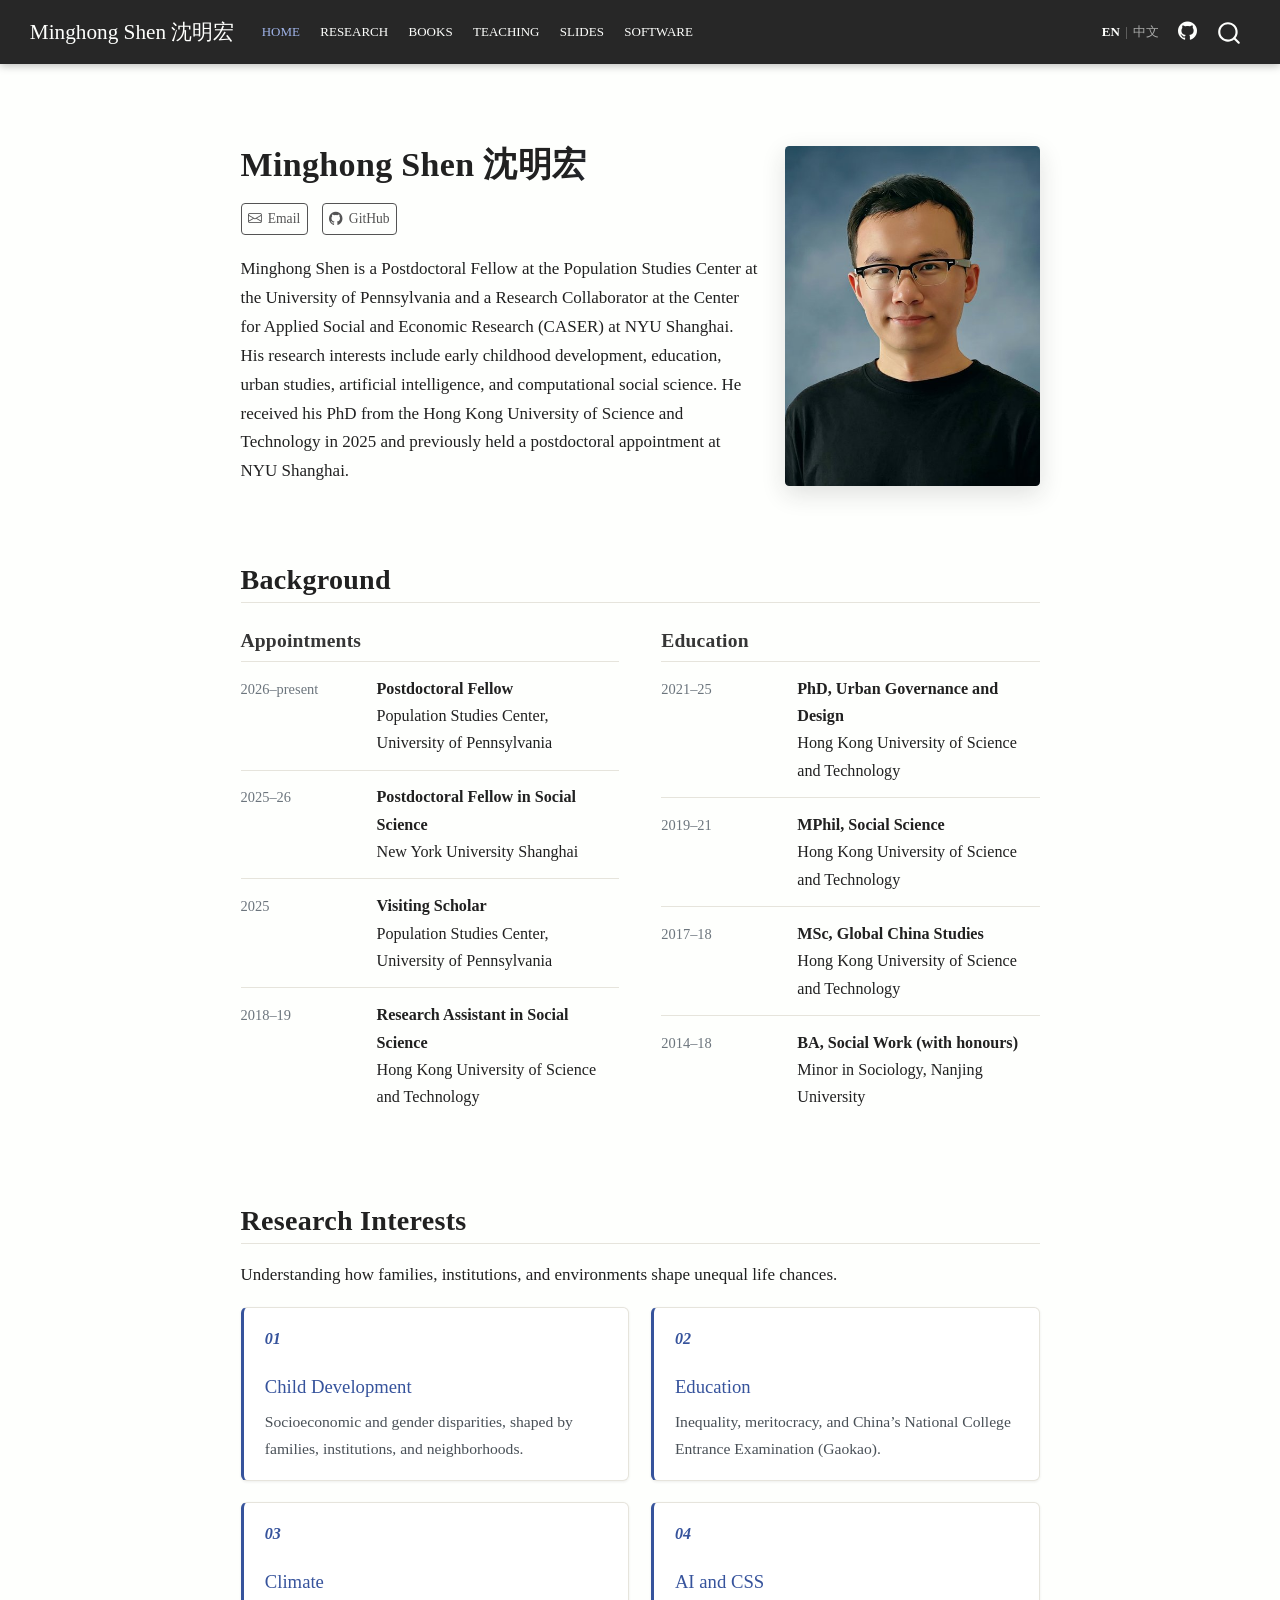
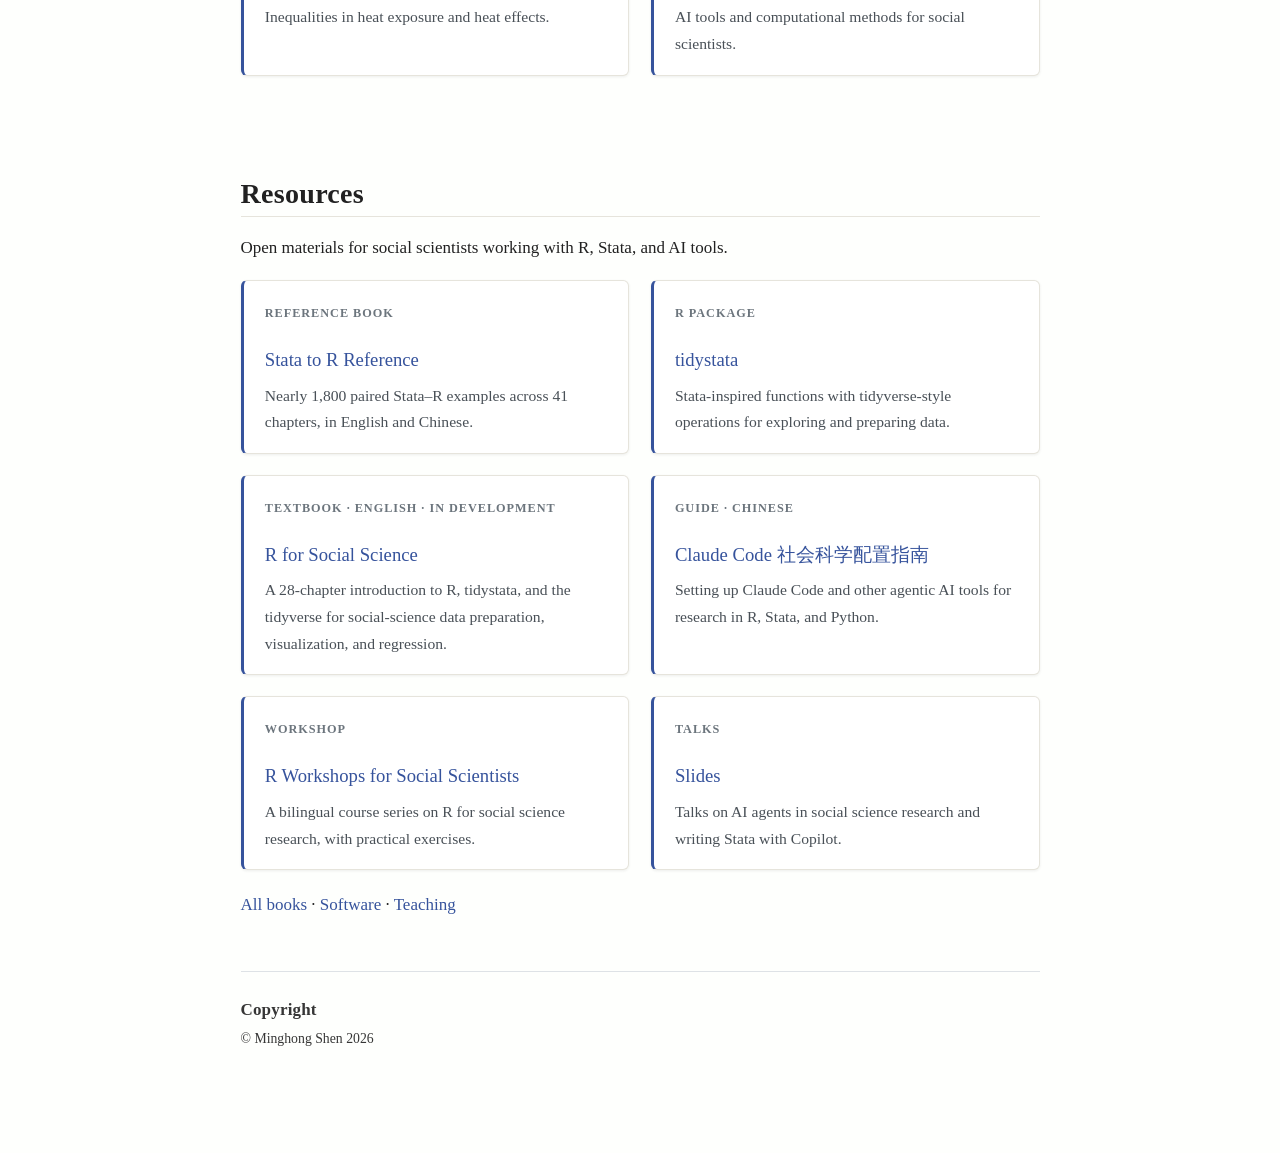
<file: index.html>
<!DOCTYPE html>
<html xmlns="http://www.w3.org/1999/xhtml" lang="en" xml:lang="en"><head>

<meta charset="utf-8">
<meta name="generator" content="quarto-1.9.38">

<meta name="viewport" content="width=device-width, initial-scale=1.0, user-scalable=yes">


<title>Minghong Shen 沈明宏</title>
<style>
/* Default styles provided by pandoc.
** See https://pandoc.org/MANUAL.html#variables-for-html for config info.
*/
code{white-space: pre-wrap;}
span.smallcaps{font-variant: small-caps;}
div.columns{display: flex; gap: min(4vw, 1.5em);}
div.column{flex: auto; overflow-x: auto;}
div.hanging-indent{margin-left: 1.5em; text-indent: -1.5em;}
ul.task-list{list-style: none;}
ul.task-list li input[type="checkbox"] {
  width: 0.8em;
  margin: 0 0.8em 0.2em -1em; /* quarto-specific, see https://github.com/quarto-dev/quarto-cli/issues/4556 */ 
  vertical-align: middle;
}
</style>


<script src="site_libs/quarto-nav/quarto-nav.js"></script>
<script src="site_libs/quarto-nav/headroom.min.js"></script>
<script src="site_libs/clipboard/clipboard.min.js"></script>
<script src="site_libs/quarto-search/autocomplete.umd.js"></script>
<script src="site_libs/quarto-search/fuse.min.js"></script>
<script src="site_libs/quarto-search/quarto-search.js"></script>
<meta name="quarto:offset" content="./">
<script src="site_libs/quarto-html/quarto.js" type="module"></script>
<script src="site_libs/quarto-html/tabsets/tabsets.js" type="module"></script>
<script src="site_libs/quarto-html/popper.min.js"></script>
<script src="site_libs/quarto-html/tippy.umd.min.js"></script>
<link href="site_libs/quarto-html/tippy.css" rel="stylesheet">
<link href="site_libs/quarto-html/quarto-syntax-highlighting-15634bcf2e68342d4ad2dfa704d543f6.css" rel="stylesheet" id="quarto-text-highlighting-styles">
<script src="site_libs/bootstrap/bootstrap.min.js"></script>
<link href="site_libs/bootstrap/bootstrap-icons.css" rel="stylesheet">
<link href="site_libs/bootstrap/bootstrap-002b9370a7a724b8b92f1a7b45f923db.min.css" rel="stylesheet" append-hash="true" id="quarto-bootstrap" data-mode="light">
<script id="quarto-search-options" type="application/json">{
  "location": "navbar",
  "copy-button": false,
  "collapse-after": 3,
  "panel-placement": "end",
  "type": "overlay",
  "limit": 50,
  "keyboard-shortcut": [
    "f",
    "/",
    "s"
  ],
  "show-item-context": false,
  "language": {
    "search-no-results-text": "No results",
    "search-matching-documents-text": "matching documents",
    "search-copy-link-title": "Copy link to search",
    "search-hide-matches-text": "Hide additional matches",
    "search-more-match-text": "more match in this document",
    "search-more-matches-text": "more matches in this document",
    "search-clear-button-title": "Clear",
    "search-text-placeholder": "",
    "search-detached-cancel-button-title": "Cancel",
    "search-submit-button-title": "Submit",
    "search-label": "Search"
  }
}</script>
<script async="" src="https://www.googletagmanager.com/gtag/js?id=G-N6J255MYS8"></script>

<script type="text/javascript">

window.dataLayer = window.dataLayer || [];
function gtag(){dataLayer.push(arguments);}
gtag('js', new Date());
gtag('config', 'G-N6J255MYS8', { 'anonymize_ip': true});
</script>


</head>

<body class="nav-fixed fullcontent quarto-light">

<div id="quarto-search-results"></div>
  <header id="quarto-header" class="headroom fixed-top">
    <nav class="navbar navbar-expand-lg " data-bs-theme="dark">
      <div class="navbar-container container-fluid">
      <div class="navbar-brand-container mx-auto">
    <a class="navbar-brand" href="./index.html">
    <span class="navbar-title">Minghong Shen 沈明宏</span>
    </a>
  </div>
            <div id="quarto-search" class="" title="Search"></div>
          <button class="navbar-toggler" type="button" data-bs-toggle="collapse" data-bs-target="#navbarCollapse" aria-controls="navbarCollapse" role="menu" aria-expanded="false" aria-label="Toggle navigation" onclick="if (window.quartoToggleHeadroom) { window.quartoToggleHeadroom(); }">
  <span class="navbar-toggler-icon"></span>
</button>
          <div class="collapse navbar-collapse" id="navbarCollapse">
            <ul class="navbar-nav navbar-nav-scroll me-auto">
  <li class="nav-item">
    <a class="nav-link active" href="./index.html" aria-current="page"> 
<span class="menu-text">Home</span></a>
  </li>  
  <li class="nav-item">
    <a class="nav-link" href="./research.html"> 
<span class="menu-text">Research</span></a>
  </li>  
  <li class="nav-item">
    <a class="nav-link" href="./books.html"> 
<span class="menu-text">Books</span></a>
  </li>  
  <li class="nav-item">
    <a class="nav-link" href="./teaching.html"> 
<span class="menu-text">Teaching</span></a>
  </li>  
  <li class="nav-item">
    <a class="nav-link" href="./slides.html"> 
<span class="menu-text">Slides</span></a>
  </li>  
  <li class="nav-item">
    <a class="nav-link" href="./software.html"> 
<span class="menu-text">Software</span></a>
  </li>  
</ul>
            <ul class="navbar-nav navbar-nav-scroll ms-auto">
  <li class="nav-item">
    <a class="nav-link" href="./zh/index.html"> 
<span class="menu-text">EN | 中文</span></a>
  </li>  
  <li class="nav-item compact">
    <a class="nav-link" href="https://github.com/socimh"> <i class="bi bi-github" role="img" aria-label="GitHub">
</i> 
<span class="menu-text"></span></a>
  </li>  
</ul>
          </div> <!-- /navcollapse -->
            <div class="quarto-navbar-tools">
</div>
      </div> <!-- /container-fluid -->
    </nav>
</header>
<!-- content -->
<div id="quarto-content" class="quarto-container page-columns page-rows-contents page-layout-article page-navbar">
<!-- sidebar -->
<!-- margin-sidebar -->
    
<!-- main -->
<main class="content page-columns page-full" id="quarto-document-content">




<div class="quarto-about-solana column-body">
  <div class="about-entity">
    <div class="entity-contents">
      <header id="title-block-header" class="quarto-title-block default">
<div class="quarto-title">
<h1 class="title">Minghong Shen 沈明宏</h1>
</div>
<div class="quarto-title-meta">
  </div>
</header> <div class="about-links">
  <a href="mailto:mhshen@sas.upenn.edu" class="about-link" rel="" target="">
    <i class="bi bi-envelope"></i>
     <span class="about-link-text">Email</span>
  </a>
  <a href="https://github.com/socimh" class="about-link" rel="" target="">
    <i class="bi bi-github"></i>
     <span class="about-link-text">GitHub</span>
  </a>
</div>
      <div class="about-contents"><div id="about-hero">
<p>Minghong Shen is a Postdoctoral Fellow at the Population Studies Center at the University of Pennsylvania and a Research Collaborator at the Center for Applied Social and Economic Research (CASER) at NYU Shanghai. His research interests include early childhood development, education, urban studies, artificial intelligence, and computational social science. He received his PhD from the Hong Kong University of Science and Technology in 2025 and previously held a postdoctoral appointment at NYU Shanghai.</p>
</div></div>
    </div>
    <img src="pic/profile.jpg" class="about-image
  rounded " style="width: 15em;">
  </div>
</div>

<section id="background" class="level2 home-section">
<h2 data-anchor-id="background">Background</h2>
<div class="cv-grid">
<section id="appointments" class="level3">
<h3 data-anchor-id="appointments">Appointments</h3>
<div class="timeline-row">
<p><span class="timeline-date">2026–present</span></p>
<p><strong>Postdoctoral Fellow</strong><br>Population Studies Center, University of Pennsylvania</p>
</div>
<div class="timeline-row">
<p><span class="timeline-date">2025–26</span></p>
<p><strong>Postdoctoral Fellow in Social Science</strong><br>New York University Shanghai</p>
</div>
<div class="timeline-row">
<p><span class="timeline-date">2025</span></p>
<p><strong>Visiting Scholar</strong><br>Population Studies Center, University of Pennsylvania</p>
</div>
<div class="timeline-row">
<p><span class="timeline-date">2018–19</span></p>
<p><strong>Research Assistant in Social Science</strong><br>Hong Kong University of Science and Technology</p>
</div>
</section>
<section id="education" class="level3">
<h3 data-anchor-id="education">Education</h3>
<div class="timeline-row">
<p><span class="timeline-date">2021–25</span></p>
<p><strong>PhD, Urban Governance and Design</strong><br>Hong Kong University of Science and Technology</p>
</div>
<div class="timeline-row">
<p><span class="timeline-date">2019–21</span></p>
<p><strong>MPhil, Social Science</strong><br>Hong Kong University of Science and Technology</p>
</div>
<div class="timeline-row">
<p><span class="timeline-date">2017–18</span></p>
<p><strong>MSc, Global China Studies</strong><br>Hong Kong University of Science and Technology</p>
</div>
<div class="timeline-row">
<p><span class="timeline-date">2014–18</span></p>
<p><strong>BA, Social Work (with honours)</strong><br>Minor in Sociology, Nanjing University</p>
</div>
</section>
</div>
</section>
<section id="research-interests" class="level2 home-section">
<h2 data-anchor-id="research-interests">Research Interests</h2>
<p>Understanding how families, institutions, and environments shape unequal life chances.</p>
<div class="home-grid">
<div class="entry-card">
<p><span class="card-label card-index">01</span></p>
<p><a href="./research.html#child-development">Child Development</a></p>
<p>Socioeconomic and gender disparities, shaped by families, institutions, and neighborhoods.</p>
</div>
<div class="entry-card">
<p><span class="card-label card-index">02</span></p>
<p><a href="./research.html#education-meritocracy">Education</a></p>
<p>Inequality, meritocracy, and China’s National College Entrance Examination (Gaokao).</p>
</div>
<div class="entry-card">
<p><span class="card-label card-index">03</span></p>
<p><a href="./research.html#climate-development">Climate</a></p>
<p>Inequalities in heat exposure and heat effects.</p>
</div>
<div class="entry-card">
<p><span class="card-label card-index">04</span></p>
<p><a href="./research.html#ai-computational">AI and CSS</a></p>
<p>AI tools and computational methods for social scientists.</p>
</div>
</div>
</section>
<section id="resources" class="level2 home-section">
<h2 data-anchor-id="resources">Resources</h2>
<p>Open materials for social scientists working with R, Stata, and AI tools.</p>
<div class="home-grid">
<div class="entry-card">
<p><span class="card-label">Reference book</span></p>
<p><a href="stata-to-r/index.html">Stata to R Reference</a></p>
<p>Nearly 1,800 paired Stata–R examples across 41 chapters, in English and Chinese.</p>
</div>
<div class="entry-card">
<p><span class="card-label">R package</span></p>
<p><a href="https://socimh.github.io/tidystata/">tidystata</a></p>
<p>Stata-inspired functions with tidyverse-style operations for exploring and preparing data.</p>
</div>
<div class="entry-card">
<p><span class="card-label">Textbook · English · In development</span></p>
<p><a href="https://socimh.github.io/R4SS/">R for Social Science</a></p>
<p>A 28-chapter introduction to R, tidystata, and the tidyverse for social-science data preparation, visualization, and regression.</p>
</div>
<div class="entry-card">
<p><span class="card-label">Guide · Chinese</span></p>
<p><a href="https://www.socimh.com/cc-guide/">Claude Code 社会科学配置指南</a></p>
<p>Setting up Claude Code and other agentic AI tools for research in R, Stata, and Python.</p>
</div>
<div class="entry-card">
<p><span class="card-label">Workshop</span></p>
<p><a href="workshops/en/index.html">R Workshops for Social Scientists</a></p>
<p>A bilingual course series on R for social science research, with practical exercises.</p>
</div>
<div class="entry-card">
<p><span class="card-label">Talks</span></p>
<p><a href="./slides.html">Slides</a></p>
<p>Talks on AI agents in social science research and writing Stata with Copilot.</p>
</div>
</div>
<p><a href="./books.html">All books</a> · <a href="./software.html">Software</a> · <a href="./teaching.html">Teaching</a></p>
</section>




<div id="quarto-appendix" class="default"><section class="quarto-appendix-contents" id="quarto-copyright"><h2 class="anchored quarto-appendix-heading">Copyright</h2><div class="quarto-appendix-contents"><div>© Minghong Shen 2026</div></div></section></div></main> <!-- /main -->
<script src="assets/reveal.js"></script>

<script src="assets/lang-toggle.js"></script>
<script id="quarto-html-after-body" type="application/javascript">
  window.document.addEventListener("DOMContentLoaded", function (event) {
    const isCodeAnnotation = (el) => {
      for (const clz of el.classList) {
        if (clz.startsWith('code-annotation-')) {                     
          return true;
        }
      }
      return false;
    }
    const onCopySuccess = function(e) {
      // button target
      const button = e.trigger;
      // don't keep focus
      button.blur();
      // flash "checked"
      button.classList.add('code-copy-button-checked');
      var currentTitle = button.getAttribute("title");
      button.setAttribute("title", "Copied!");
      let tooltip;
      if (window.bootstrap) {
        button.setAttribute("data-bs-toggle", "tooltip");
        button.setAttribute("data-bs-placement", "left");
        button.setAttribute("data-bs-title", "Copied!");
        tooltip = new bootstrap.Tooltip(button, 
          { trigger: "manual", 
            customClass: "code-copy-button-tooltip",
            offset: [0, -8]});
        tooltip.show();    
      }
      setTimeout(function() {
        if (tooltip) {
          tooltip.hide();
          button.removeAttribute("data-bs-title");
          button.removeAttribute("data-bs-toggle");
          button.removeAttribute("data-bs-placement");
        }
        button.setAttribute("title", currentTitle);
        button.classList.remove('code-copy-button-checked');
      }, 1000);
      // clear code selection
      e.clearSelection();
    }
    const getTextToCopy = function(trigger) {
      const outerScaffold = trigger.parentElement.cloneNode(true);
      const codeEl = outerScaffold.querySelector('code');
      for (const childEl of codeEl.children) {
        if (isCodeAnnotation(childEl)) {
          childEl.remove();
        }
      }
      return codeEl.innerText;
    }
    const clipboard = new window.ClipboardJS('.code-copy-button:not([data-in-quarto-modal])', {
      text: getTextToCopy
    });
    clipboard.on('success', onCopySuccess);
    if (window.document.getElementById('quarto-embedded-source-code-modal')) {
      const clipboardModal = new window.ClipboardJS('.code-copy-button[data-in-quarto-modal]', {
        text: getTextToCopy,
        container: window.document.getElementById('quarto-embedded-source-code-modal')
      });
      clipboardModal.on('success', onCopySuccess);
    }
      var localhostRegex = new RegExp(/^(?:http|https):\/\/localhost\:?[0-9]*\//);
      var mailtoRegex = new RegExp(/^mailto:/);
        var filterRegex = new RegExp('/' + window.location.host + '/');
      var isInternal = (href) => {
          return filterRegex.test(href) || localhostRegex.test(href) || mailtoRegex.test(href);
      }
      // Inspect non-navigation links and adorn them if external
     var links = window.document.querySelectorAll('a[href]:not(.nav-link):not(.navbar-brand):not(.toc-action):not(.sidebar-link):not(.sidebar-item-toggle):not(.pagination-link):not(.no-external):not([aria-hidden]):not(.dropdown-item):not(.quarto-navigation-tool):not(.about-link)');
      for (var i=0; i<links.length; i++) {
        const link = links[i];
        if (!isInternal(link.href)) {
          // undo the damage that might have been done by quarto-nav.js in the case of
          // links that we want to consider external
          if (link.dataset.originalHref !== undefined) {
            link.href = link.dataset.originalHref;
          }
        }
      }
    function tippyHover(el, contentFn, onTriggerFn, onUntriggerFn) {
      const config = {
        allowHTML: true,
        maxWidth: 500,
        delay: 100,
        arrow: false,
        appendTo: function(el) {
            return el.parentElement;
        },
        interactive: true,
        interactiveBorder: 10,
        theme: 'quarto',
        placement: 'bottom-start',
      };
      if (contentFn) {
        config.content = contentFn;
      }
      if (onTriggerFn) {
        config.onTrigger = onTriggerFn;
      }
      if (onUntriggerFn) {
        config.onUntrigger = onUntriggerFn;
      }
      window.tippy(el, config); 
    }
    const noterefs = window.document.querySelectorAll('a[role="doc-noteref"]');
    for (var i=0; i<noterefs.length; i++) {
      const ref = noterefs[i];
      tippyHover(ref, function() {
        // use id or data attribute instead here
        let href = ref.getAttribute('data-footnote-href') || ref.getAttribute('href');
        try { href = new URL(href).hash; } catch {}
        const id = href.replace(/^#\/?/, "");
        const note = window.document.getElementById(id);
        if (note) {
          return note.innerHTML;
        } else {
          return "";
        }
      });
    }
    const xrefs = window.document.querySelectorAll('a.quarto-xref');
    const processXRef = (id, note) => {
      // Strip column container classes
      const stripColumnClz = (el) => {
        el.classList.remove("page-full", "page-columns");
        if (el.children) {
          for (const child of el.children) {
            stripColumnClz(child);
          }
        }
      }
      stripColumnClz(note)
      if (id === null || id.startsWith('sec-')) {
        // Special case sections, only their first couple elements
        const container = document.createElement("div");
        if (note.children && note.children.length > 2) {
          container.appendChild(note.children[0].cloneNode(true));
          for (let i = 1; i < note.children.length; i++) {
            const child = note.children[i];
            if (child.tagName === "P" && child.innerText === "") {
              continue;
            } else {
              container.appendChild(child.cloneNode(true));
              break;
            }
          }
          if (window.Quarto?.typesetMath) {
            window.Quarto.typesetMath(container);
          }
          return container.innerHTML
        } else {
          if (window.Quarto?.typesetMath) {
            window.Quarto.typesetMath(note);
          }
          return note.innerHTML;
        }
      } else {
        // Remove any anchor links if they are present
        const anchorLink = note.querySelector('a.anchorjs-link');
        if (anchorLink) {
          anchorLink.remove();
        }
        if (window.Quarto?.typesetMath) {
          window.Quarto.typesetMath(note);
        }
        if (note.classList.contains("callout")) {
          return note.outerHTML;
        } else {
          return note.innerHTML;
        }
      }
    }
    for (var i=0; i<xrefs.length; i++) {
      const xref = xrefs[i];
      tippyHover(xref, undefined, function(instance) {
        instance.disable();
        let url = xref.getAttribute('href');
        let hash = undefined; 
        if (url.startsWith('#')) {
          hash = url;
        } else {
          try { hash = new URL(url).hash; } catch {}
        }
        if (hash) {
          const id = hash.replace(/^#\/?/, "");
          const note = window.document.getElementById(id);
          if (note !== null) {
            try {
              const html = processXRef(id, note.cloneNode(true));
              instance.setContent(html);
            } finally {
              instance.enable();
              instance.show();
            }
          } else {
            // See if we can fetch this
            fetch(url.split('#')[0])
            .then(res => res.text())
            .then(html => {
              const parser = new DOMParser();
              const htmlDoc = parser.parseFromString(html, "text/html");
              const note = htmlDoc.getElementById(id);
              if (note !== null) {
                const html = processXRef(id, note);
                instance.setContent(html);
              } 
            }).finally(() => {
              instance.enable();
              instance.show();
            });
          }
        } else {
          // See if we can fetch a full url (with no hash to target)
          // This is a special case and we should probably do some content thinning / targeting
          fetch(url)
          .then(res => res.text())
          .then(html => {
            const parser = new DOMParser();
            const htmlDoc = parser.parseFromString(html, "text/html");
            const note = htmlDoc.querySelector('main.content');
            if (note !== null) {
              // This should only happen for chapter cross references
              // (since there is no id in the URL)
              // remove the first header
              if (note.children.length > 0 && note.children[0].tagName === "HEADER") {
                note.children[0].remove();
              }
              const html = processXRef(null, note);
              instance.setContent(html);
            } 
          }).finally(() => {
            instance.enable();
            instance.show();
          });
        }
      }, function(instance) {
      });
    }
        let selectedAnnoteEl;
        const selectorForAnnotation = ( cell, annotation) => {
          let cellAttr = 'data-code-cell="' + cell + '"';
          let lineAttr = 'data-code-annotation="' +  annotation + '"';
          const selector = 'span[' + cellAttr + '][' + lineAttr + ']';
          return selector;
        }
        const selectCodeLines = (annoteEl) => {
          const doc = window.document;
          const targetCell = annoteEl.getAttribute("data-target-cell");
          const targetAnnotation = annoteEl.getAttribute("data-target-annotation");
          const annoteSpan = window.document.querySelector(selectorForAnnotation(targetCell, targetAnnotation));
          const lines = annoteSpan.getAttribute("data-code-lines").split(",");
          const lineIds = lines.map((line) => {
            return targetCell + "-" + line;
          })
          let top = null;
          let height = null;
          let parent = null;
          if (lineIds.length > 0) {
              //compute the position of the single el (top and bottom and make a div)
              const el = window.document.getElementById(lineIds[0]);
              top = el.offsetTop;
              height = el.offsetHeight;
              parent = el.parentElement.parentElement;
            if (lineIds.length > 1) {
              const lastEl = window.document.getElementById(lineIds[lineIds.length - 1]);
              const bottom = lastEl.offsetTop + lastEl.offsetHeight;
              height = bottom - top;
            }
            if (top !== null && height !== null && parent !== null) {
              // cook up a div (if necessary) and position it 
              let div = window.document.getElementById("code-annotation-line-highlight");
              if (div === null) {
                div = window.document.createElement("div");
                div.setAttribute("id", "code-annotation-line-highlight");
                div.style.position = 'absolute';
                parent.appendChild(div);
              }
              div.style.top = top - 2 + "px";
              div.style.height = height + 4 + "px";
              div.style.left = 0;
              let gutterDiv = window.document.getElementById("code-annotation-line-highlight-gutter");
              if (gutterDiv === null) {
                gutterDiv = window.document.createElement("div");
                gutterDiv.setAttribute("id", "code-annotation-line-highlight-gutter");
                gutterDiv.style.position = 'absolute';
                const codeCell = window.document.getElementById(targetCell);
                const gutter = codeCell.querySelector('.code-annotation-gutter');
                gutter.appendChild(gutterDiv);
              }
              gutterDiv.style.top = top - 2 + "px";
              gutterDiv.style.height = height + 4 + "px";
            }
            selectedAnnoteEl = annoteEl;
          }
        };
        const unselectCodeLines = () => {
          const elementsIds = ["code-annotation-line-highlight", "code-annotation-line-highlight-gutter"];
          elementsIds.forEach((elId) => {
            const div = window.document.getElementById(elId);
            if (div) {
              div.remove();
            }
          });
          selectedAnnoteEl = undefined;
        };
          // Handle positioning of the toggle
      window.addEventListener(
        "resize",
        throttle(() => {
          elRect = undefined;
          if (selectedAnnoteEl) {
            selectCodeLines(selectedAnnoteEl);
          }
        }, 10)
      );
      function throttle(fn, ms) {
      let throttle = false;
      let timer;
        return (...args) => {
          if(!throttle) { // first call gets through
              fn.apply(this, args);
              throttle = true;
          } else { // all the others get throttled
              if(timer) clearTimeout(timer); // cancel #2
              timer = setTimeout(() => {
                fn.apply(this, args);
                timer = throttle = false;
              }, ms);
          }
        };
      }
        // Attach click handler to the DT
        const annoteDls = window.document.querySelectorAll('dt[data-target-cell]');
        for (const annoteDlNode of annoteDls) {
          annoteDlNode.addEventListener('click', (event) => {
            const clickedEl = event.target;
            if (clickedEl !== selectedAnnoteEl) {
              unselectCodeLines();
              const activeEl = window.document.querySelector('dt[data-target-cell].code-annotation-active');
              if (activeEl) {
                activeEl.classList.remove('code-annotation-active');
              }
              selectCodeLines(clickedEl);
              clickedEl.classList.add('code-annotation-active');
            } else {
              // Unselect the line
              unselectCodeLines();
              clickedEl.classList.remove('code-annotation-active');
            }
          });
        }
    const findCites = (el) => {
      const parentEl = el.parentElement;
      if (parentEl) {
        const cites = parentEl.dataset.cites;
        if (cites) {
          return {
            el,
            cites: cites.split(' ')
          };
        } else {
          return findCites(el.parentElement)
        }
      } else {
        return undefined;
      }
    };
    var bibliorefs = window.document.querySelectorAll('a[role="doc-biblioref"]');
    for (var i=0; i<bibliorefs.length; i++) {
      const ref = bibliorefs[i];
      const citeInfo = findCites(ref);
      if (citeInfo) {
        tippyHover(citeInfo.el, function() {
          var popup = window.document.createElement('div');
          citeInfo.cites.forEach(function(cite) {
            var citeDiv = window.document.createElement('div');
            citeDiv.classList.add('hanging-indent');
            citeDiv.classList.add('csl-entry');
            var biblioDiv = window.document.getElementById('ref-' + cite);
            if (biblioDiv) {
              citeDiv.innerHTML = biblioDiv.innerHTML;
            }
            popup.appendChild(citeDiv);
          });
          return popup.innerHTML;
        });
      }
    }
  });
  </script>
</div> <!-- /content -->




</body></html>
</file>
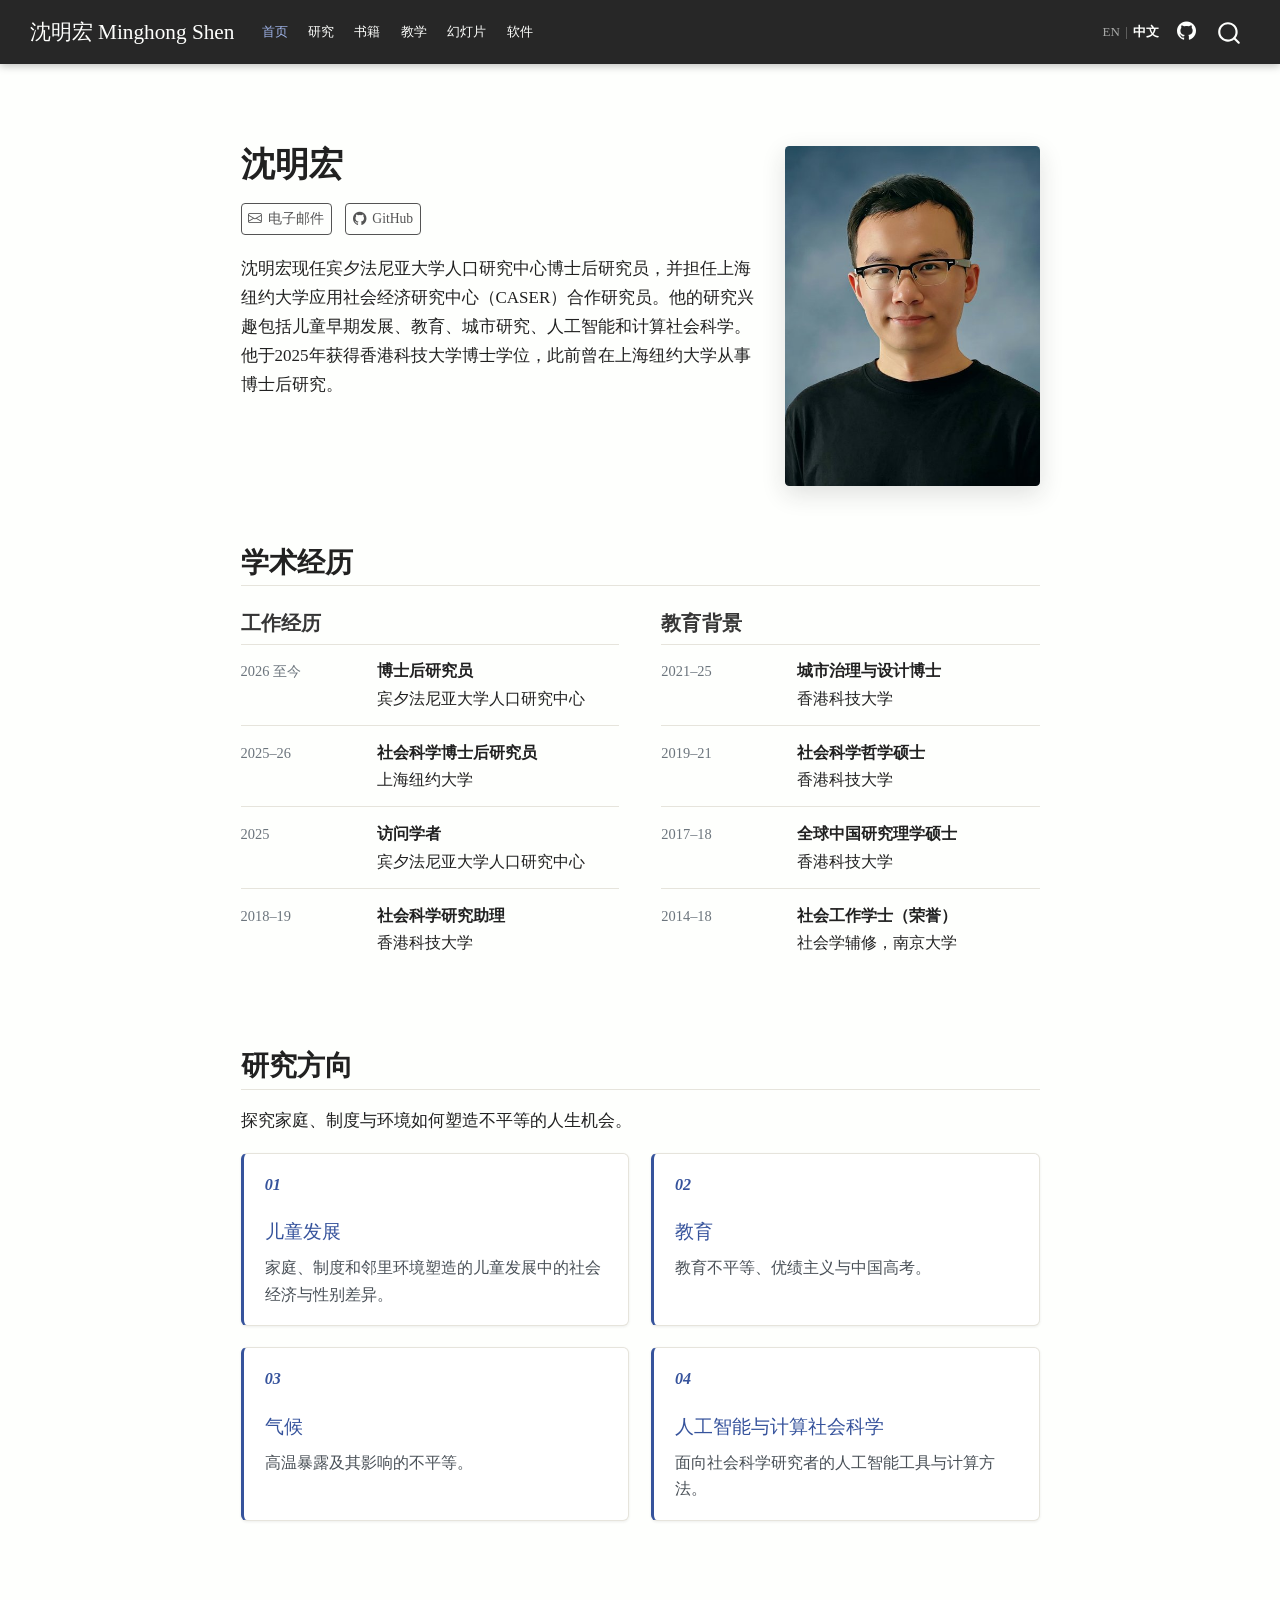
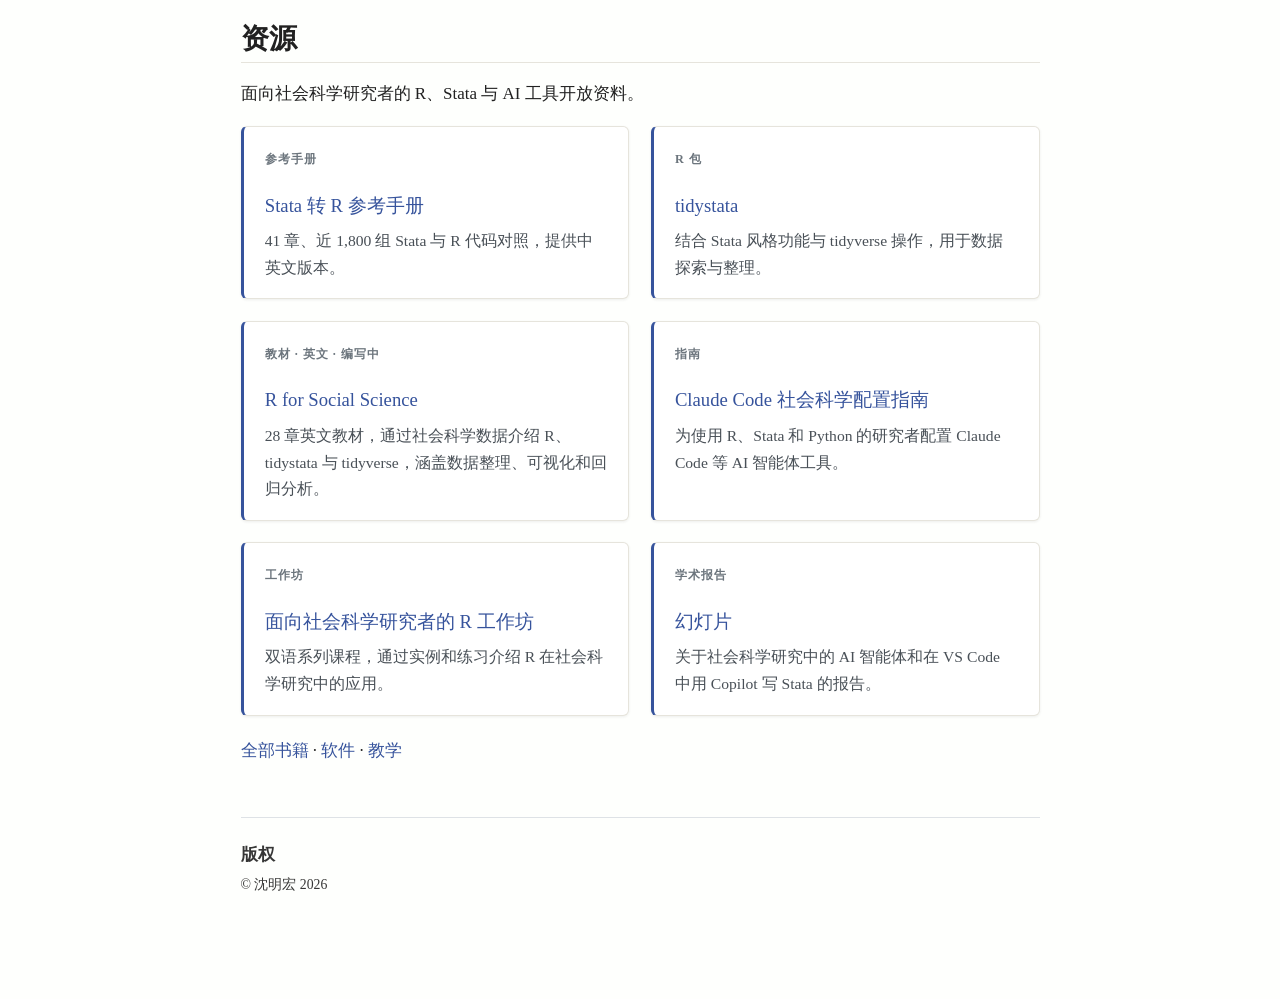
<file: zh/index.html>
<!DOCTYPE html>
<html xmlns="http://www.w3.org/1999/xhtml" lang="zh-Hans" xml:lang="zh-Hans"><head>

<meta charset="utf-8">
<meta name="generator" content="quarto-1.9.38">

<meta name="viewport" content="width=device-width, initial-scale=1.0, user-scalable=yes">


<title>沈明宏 – 沈明宏 Minghong Shen</title>
<style>
/* Default styles provided by pandoc.
** See https://pandoc.org/MANUAL.html#variables-for-html for config info.
*/
code{white-space: pre-wrap;}
span.smallcaps{font-variant: small-caps;}
div.columns{display: flex; gap: min(4vw, 1.5em);}
div.column{flex: auto; overflow-x: auto;}
div.hanging-indent{margin-left: 1.5em; text-indent: -1.5em;}
ul.task-list{list-style: none;}
ul.task-list li input[type="checkbox"] {
  width: 0.8em;
  margin: 0 0.8em 0.2em -1em; /* quarto-specific, see https://github.com/quarto-dev/quarto-cli/issues/4556 */ 
  vertical-align: middle;
}
</style>


<script src="site_libs/quarto-nav/quarto-nav.js"></script>
<script src="site_libs/quarto-nav/headroom.min.js"></script>
<script src="site_libs/clipboard/clipboard.min.js"></script>
<script src="site_libs/quarto-search/autocomplete.umd.js"></script>
<script src="site_libs/quarto-search/fuse.min.js"></script>
<script src="site_libs/quarto-search/quarto-search.js"></script>
<meta name="quarto:offset" content="./">
<script src="site_libs/quarto-html/quarto.js" type="module"></script>
<script src="site_libs/quarto-html/tabsets/tabsets.js" type="module"></script>
<script src="site_libs/quarto-html/popper.min.js"></script>
<script src="site_libs/quarto-html/tippy.umd.min.js"></script>
<link href="site_libs/quarto-html/tippy.css" rel="stylesheet">
<link href="site_libs/quarto-html/quarto-syntax-highlighting-15634bcf2e68342d4ad2dfa704d543f6.css" rel="stylesheet" id="quarto-text-highlighting-styles">
<script src="site_libs/bootstrap/bootstrap.min.js"></script>
<link href="site_libs/bootstrap/bootstrap-icons.css" rel="stylesheet">
<link href="site_libs/bootstrap/bootstrap-002b9370a7a724b8b92f1a7b45f923db.min.css" rel="stylesheet" append-hash="true" id="quarto-bootstrap" data-mode="light">
<script id="quarto-search-options" type="application/json">{
  "location": "navbar",
  "copy-button": false,
  "collapse-after": 3,
  "panel-placement": "end",
  "type": "overlay",
  "limit": 50,
  "keyboard-shortcut": [
    "f",
    "/",
    "s"
  ],
  "show-item-context": false,
  "language": {
    "search-no-results-text": "没有结果",
    "search-matching-documents-text": "匹配的文档",
    "search-copy-link-title": "复制搜索链接",
    "search-hide-matches-text": "隐藏其它匹配结果",
    "search-more-match-text": "更多匹配结果",
    "search-more-matches-text": "更多匹配结果",
    "search-clear-button-title": "清除",
    "search-text-placeholder": "",
    "search-detached-cancel-button-title": "取消",
    "search-submit-button-title": "提交",
    "search-label": "搜索"
  }
}</script>
<script async="" src="https://www.googletagmanager.com/gtag/js?id=G-N6J255MYS8"></script>

<script type="text/javascript">

window.dataLayer = window.dataLayer || [];
function gtag(){dataLayer.push(arguments);}
gtag('js', new Date());
gtag('config', 'G-N6J255MYS8', { 'anonymize_ip': true});
</script>


</head>

<body class="nav-fixed fullcontent quarto-light">

<div id="quarto-search-results"></div>
  <header id="quarto-header" class="headroom fixed-top">
    <nav class="navbar navbar-expand-lg " data-bs-theme="dark">
      <div class="navbar-container container-fluid">
      <div class="navbar-brand-container mx-auto">
    <a class="navbar-brand" href="./index.html">
    <span class="navbar-title">沈明宏 Minghong Shen</span>
    </a>
  </div>
            <div id="quarto-search" class="" title="搜索"></div>
          <button class="navbar-toggler" type="button" data-bs-toggle="collapse" data-bs-target="#navbarCollapse" aria-controls="navbarCollapse" role="menu" aria-expanded="false" aria-label="展开或折叠导航栏" onclick="if (window.quartoToggleHeadroom) { window.quartoToggleHeadroom(); }">
  <span class="navbar-toggler-icon"></span>
</button>
          <div class="collapse navbar-collapse" id="navbarCollapse">
            <ul class="navbar-nav navbar-nav-scroll me-auto">
  <li class="nav-item">
    <a class="nav-link active" href="./index.html" aria-current="page"> 
<span class="menu-text">首页</span></a>
  </li>  
  <li class="nav-item">
    <a class="nav-link" href="./research.html"> 
<span class="menu-text">研究</span></a>
  </li>  
  <li class="nav-item">
    <a class="nav-link" href="./books.html"> 
<span class="menu-text">书籍</span></a>
  </li>  
  <li class="nav-item">
    <a class="nav-link" href="./teaching.html"> 
<span class="menu-text">教学</span></a>
  </li>  
  <li class="nav-item">
    <a class="nav-link" href="./slides.html"> 
<span class="menu-text">幻灯片</span></a>
  </li>  
  <li class="nav-item">
    <a class="nav-link" href="./software.html"> 
<span class="menu-text">软件</span></a>
  </li>  
</ul>
            <ul class="navbar-nav navbar-nav-scroll ms-auto">
  <li class="nav-item">
    <a class="nav-link" href="./../index.html"> 
<span class="menu-text">EN | 中文</span></a>
  </li>  
  <li class="nav-item compact">
    <a class="nav-link" href="https://github.com/socimh"> <i class="bi bi-github" role="img" aria-label="GitHub">
</i> 
<span class="menu-text"></span></a>
  </li>  
</ul>
          </div> <!-- /navcollapse -->
            <div class="quarto-navbar-tools">
</div>
      </div> <!-- /container-fluid -->
    </nav>
</header>
<!-- content -->
<div id="quarto-content" class="quarto-container page-columns page-rows-contents page-layout-article page-navbar">
<!-- sidebar -->
<!-- margin-sidebar -->
    
<!-- main -->
<main class="content page-columns page-full" id="quarto-document-content">




<div class="quarto-about-solana column-body">
  <div class="about-entity">
    <div class="entity-contents">
      <header id="title-block-header" class="quarto-title-block default">
<div class="quarto-title">
<h1 class="title">沈明宏</h1>
</div>
<div class="quarto-title-meta">
  </div>
</header> <div class="about-links">
  <a href="mailto:mhshen@sas.upenn.edu" class="about-link" rel="" target="">
    <i class="bi bi-envelope"></i>
     <span class="about-link-text">电子邮件</span>
  </a>
  <a href="https://github.com/socimh" class="about-link" rel="" target="">
    <i class="bi bi-github"></i>
     <span class="about-link-text">GitHub</span>
  </a>
</div>
      <div class="about-contents"><div id="about-hero">
<p>沈明宏现任宾夕法尼亚大学人口研究中心博士后研究员，并担任上海纽约大学应用社会经济研究中心（CASER）合作研究员。他的研究兴趣包括儿童早期发展、教育、城市研究、人工智能和计算社会科学。他于2025年获得香港科技大学博士学位，此前曾在上海纽约大学从事博士后研究。</p>
</div></div>
    </div>
    <img src="../pic/profile.jpg" class="about-image
  rounded " style="width: 15em;">
  </div>
</div>

<section id="学术经历" class="level2 home-section">
<h2 data-anchor-id="学术经历">学术经历</h2>
<div class="cv-grid">
<section id="工作经历" class="level3">
<h3 data-anchor-id="工作经历">工作经历</h3>
<div class="timeline-row">
<p><span class="timeline-date">2026 至今</span></p>
<p><strong>博士后研究员</strong><br>宾夕法尼亚大学人口研究中心</p>
</div>
<div class="timeline-row">
<p><span class="timeline-date">2025–26</span></p>
<p><strong>社会科学博士后研究员</strong><br>上海纽约大学</p>
</div>
<div class="timeline-row">
<p><span class="timeline-date">2025</span></p>
<p><strong>访问学者</strong><br>宾夕法尼亚大学人口研究中心</p>
</div>
<div class="timeline-row">
<p><span class="timeline-date">2018–19</span></p>
<p><strong>社会科学研究助理</strong><br>香港科技大学</p>
</div>
</section>
<section id="教育背景" class="level3">
<h3 data-anchor-id="教育背景">教育背景</h3>
<div class="timeline-row">
<p><span class="timeline-date">2021–25</span></p>
<p><strong>城市治理与设计博士</strong><br>香港科技大学</p>
</div>
<div class="timeline-row">
<p><span class="timeline-date">2019–21</span></p>
<p><strong>社会科学哲学硕士</strong><br>香港科技大学</p>
</div>
<div class="timeline-row">
<p><span class="timeline-date">2017–18</span></p>
<p><strong>全球中国研究理学硕士</strong><br>香港科技大学</p>
</div>
<div class="timeline-row">
<p><span class="timeline-date">2014–18</span></p>
<p><strong>社会工作学士（荣誉）</strong><br>社会学辅修，南京大学</p>
</div>
</section>
</div>
</section>
<section id="研究方向" class="level2 home-section">
<h2 data-anchor-id="研究方向">研究方向</h2>
<p>探究家庭、制度与环境如何塑造不平等的人生机会。</p>
<div class="home-grid">
<div class="entry-card">
<p><span class="card-label card-index">01</span></p>
<p><a href="./research.html#child-development">儿童发展</a></p>
<p>家庭、制度和邻里环境塑造的儿童发展中的社会经济与性别差异。</p>
</div>
<div class="entry-card">
<p><span class="card-label card-index">02</span></p>
<p><a href="./research.html#education-meritocracy">教育</a></p>
<p>教育不平等、优绩主义与中国高考。</p>
</div>
<div class="entry-card">
<p><span class="card-label card-index">03</span></p>
<p><a href="./research.html#climate-development">气候</a></p>
<p>高温暴露及其影响的不平等。</p>
</div>
<div class="entry-card">
<p><span class="card-label card-index">04</span></p>
<p><a href="./research.html#ai-computational">人工智能与计算社会科学</a></p>
<p>面向社会科学研究者的人工智能工具与计算方法。</p>
</div>
</div>
</section>
<section id="资源" class="level2 home-section">
<h2 data-anchor-id="资源">资源</h2>
<p>面向社会科学研究者的 R、Stata 与 AI 工具开放资料。</p>
<div class="home-grid">
<div class="entry-card">
<p><span class="card-label">参考手册</span></p>
<p><a href="../stata-to-r/zh/index.html">Stata 转 R 参考手册</a></p>
<p>41 章、近 1,800 组 Stata 与 R 代码对照，提供中英文版本。</p>
</div>
<div class="entry-card">
<p><span class="card-label">R 包</span></p>
<p><a href="https://socimh.github.io/tidystata/">tidystata</a></p>
<p>结合 Stata 风格功能与 tidyverse 操作，用于数据探索与整理。</p>
</div>
<div class="entry-card">
<p><span class="card-label">教材 · 英文 · 编写中</span></p>
<p><a href="https://socimh.github.io/R4SS/">R for Social Science</a></p>
<p>28 章英文教材，通过社会科学数据介绍 R、tidystata 与 tidyverse，涵盖数据整理、可视化和回归分析。</p>
</div>
<div class="entry-card">
<p><span class="card-label">指南</span></p>
<p><a href="https://www.socimh.com/cc-guide/">Claude Code 社会科学配置指南</a></p>
<p>为使用 R、Stata 和 Python 的研究者配置 Claude Code 等 AI 智能体工具。</p>
</div>
<div class="entry-card">
<p><span class="card-label">工作坊</span></p>
<p><a href="../workshops/zh/index.html">面向社会科学研究者的 R 工作坊</a></p>
<p>双语系列课程，通过实例和练习介绍 R 在社会科学研究中的应用。</p>
</div>
<div class="entry-card">
<p><span class="card-label">学术报告</span></p>
<p><a href="./slides.html">幻灯片</a></p>
<p>关于社会科学研究中的 AI 智能体和在 VS Code 中用 Copilot 写 Stata 的报告。</p>
</div>
</div>
<p><a href="./books.html">全部书籍</a> · <a href="./software.html">软件</a> · <a href="./teaching.html">教学</a></p>
</section>




<div id="quarto-appendix" class="default"><section class="quarto-appendix-contents" id="quarto-copyright"><h2 class="anchored quarto-appendix-heading">版权</h2><div class="quarto-appendix-contents"><div>© 沈明宏 2026</div></div></section></div></main> <!-- /main -->
<script src="../assets/reveal.js"></script>

<script src="../assets/lang-toggle.js"></script>
<script id="quarto-html-after-body" type="application/javascript">
  window.document.addEventListener("DOMContentLoaded", function (event) {
    const isCodeAnnotation = (el) => {
      for (const clz of el.classList) {
        if (clz.startsWith('code-annotation-')) {                     
          return true;
        }
      }
      return false;
    }
    const onCopySuccess = function(e) {
      // button target
      const button = e.trigger;
      // don't keep focus
      button.blur();
      // flash "checked"
      button.classList.add('code-copy-button-checked');
      var currentTitle = button.getAttribute("title");
      button.setAttribute("title", "已复制");
      let tooltip;
      if (window.bootstrap) {
        button.setAttribute("data-bs-toggle", "tooltip");
        button.setAttribute("data-bs-placement", "left");
        button.setAttribute("data-bs-title", "已复制");
        tooltip = new bootstrap.Tooltip(button, 
          { trigger: "manual", 
            customClass: "code-copy-button-tooltip",
            offset: [0, -8]});
        tooltip.show();    
      }
      setTimeout(function() {
        if (tooltip) {
          tooltip.hide();
          button.removeAttribute("data-bs-title");
          button.removeAttribute("data-bs-toggle");
          button.removeAttribute("data-bs-placement");
        }
        button.setAttribute("title", currentTitle);
        button.classList.remove('code-copy-button-checked');
      }, 1000);
      // clear code selection
      e.clearSelection();
    }
    const getTextToCopy = function(trigger) {
      const outerScaffold = trigger.parentElement.cloneNode(true);
      const codeEl = outerScaffold.querySelector('code');
      for (const childEl of codeEl.children) {
        if (isCodeAnnotation(childEl)) {
          childEl.remove();
        }
      }
      return codeEl.innerText;
    }
    const clipboard = new window.ClipboardJS('.code-copy-button:not([data-in-quarto-modal])', {
      text: getTextToCopy
    });
    clipboard.on('success', onCopySuccess);
    if (window.document.getElementById('quarto-embedded-source-code-modal')) {
      const clipboardModal = new window.ClipboardJS('.code-copy-button[data-in-quarto-modal]', {
        text: getTextToCopy,
        container: window.document.getElementById('quarto-embedded-source-code-modal')
      });
      clipboardModal.on('success', onCopySuccess);
    }
      var localhostRegex = new RegExp(/^(?:http|https):\/\/localhost\:?[0-9]*\//);
      var mailtoRegex = new RegExp(/^mailto:/);
        var filterRegex = new RegExp('/' + window.location.host + '/');
      var isInternal = (href) => {
          return filterRegex.test(href) || localhostRegex.test(href) || mailtoRegex.test(href);
      }
      // Inspect non-navigation links and adorn them if external
     var links = window.document.querySelectorAll('a[href]:not(.nav-link):not(.navbar-brand):not(.toc-action):not(.sidebar-link):not(.sidebar-item-toggle):not(.pagination-link):not(.no-external):not([aria-hidden]):not(.dropdown-item):not(.quarto-navigation-tool):not(.about-link)');
      for (var i=0; i<links.length; i++) {
        const link = links[i];
        if (!isInternal(link.href)) {
          // undo the damage that might have been done by quarto-nav.js in the case of
          // links that we want to consider external
          if (link.dataset.originalHref !== undefined) {
            link.href = link.dataset.originalHref;
          }
        }
      }
    function tippyHover(el, contentFn, onTriggerFn, onUntriggerFn) {
      const config = {
        allowHTML: true,
        maxWidth: 500,
        delay: 100,
        arrow: false,
        appendTo: function(el) {
            return el.parentElement;
        },
        interactive: true,
        interactiveBorder: 10,
        theme: 'quarto',
        placement: 'bottom-start',
      };
      if (contentFn) {
        config.content = contentFn;
      }
      if (onTriggerFn) {
        config.onTrigger = onTriggerFn;
      }
      if (onUntriggerFn) {
        config.onUntrigger = onUntriggerFn;
      }
      window.tippy(el, config); 
    }
    const noterefs = window.document.querySelectorAll('a[role="doc-noteref"]');
    for (var i=0; i<noterefs.length; i++) {
      const ref = noterefs[i];
      tippyHover(ref, function() {
        // use id or data attribute instead here
        let href = ref.getAttribute('data-footnote-href') || ref.getAttribute('href');
        try { href = new URL(href).hash; } catch {}
        const id = href.replace(/^#\/?/, "");
        const note = window.document.getElementById(id);
        if (note) {
          return note.innerHTML;
        } else {
          return "";
        }
      });
    }
    const xrefs = window.document.querySelectorAll('a.quarto-xref');
    const processXRef = (id, note) => {
      // Strip column container classes
      const stripColumnClz = (el) => {
        el.classList.remove("page-full", "page-columns");
        if (el.children) {
          for (const child of el.children) {
            stripColumnClz(child);
          }
        }
      }
      stripColumnClz(note)
      if (id === null || id.startsWith('sec-')) {
        // Special case sections, only their first couple elements
        const container = document.createElement("div");
        if (note.children && note.children.length > 2) {
          container.appendChild(note.children[0].cloneNode(true));
          for (let i = 1; i < note.children.length; i++) {
            const child = note.children[i];
            if (child.tagName === "P" && child.innerText === "") {
              continue;
            } else {
              container.appendChild(child.cloneNode(true));
              break;
            }
          }
          if (window.Quarto?.typesetMath) {
            window.Quarto.typesetMath(container);
          }
          return container.innerHTML
        } else {
          if (window.Quarto?.typesetMath) {
            window.Quarto.typesetMath(note);
          }
          return note.innerHTML;
        }
      } else {
        // Remove any anchor links if they are present
        const anchorLink = note.querySelector('a.anchorjs-link');
        if (anchorLink) {
          anchorLink.remove();
        }
        if (window.Quarto?.typesetMath) {
          window.Quarto.typesetMath(note);
        }
        if (note.classList.contains("callout")) {
          return note.outerHTML;
        } else {
          return note.innerHTML;
        }
      }
    }
    for (var i=0; i<xrefs.length; i++) {
      const xref = xrefs[i];
      tippyHover(xref, undefined, function(instance) {
        instance.disable();
        let url = xref.getAttribute('href');
        let hash = undefined; 
        if (url.startsWith('#')) {
          hash = url;
        } else {
          try { hash = new URL(url).hash; } catch {}
        }
        if (hash) {
          const id = hash.replace(/^#\/?/, "");
          const note = window.document.getElementById(id);
          if (note !== null) {
            try {
              const html = processXRef(id, note.cloneNode(true));
              instance.setContent(html);
            } finally {
              instance.enable();
              instance.show();
            }
          } else {
            // See if we can fetch this
            fetch(url.split('#')[0])
            .then(res => res.text())
            .then(html => {
              const parser = new DOMParser();
              const htmlDoc = parser.parseFromString(html, "text/html");
              const note = htmlDoc.getElementById(id);
              if (note !== null) {
                const html = processXRef(id, note);
                instance.setContent(html);
              } 
            }).finally(() => {
              instance.enable();
              instance.show();
            });
          }
        } else {
          // See if we can fetch a full url (with no hash to target)
          // This is a special case and we should probably do some content thinning / targeting
          fetch(url)
          .then(res => res.text())
          .then(html => {
            const parser = new DOMParser();
            const htmlDoc = parser.parseFromString(html, "text/html");
            const note = htmlDoc.querySelector('main.content');
            if (note !== null) {
              // This should only happen for chapter cross references
              // (since there is no id in the URL)
              // remove the first header
              if (note.children.length > 0 && note.children[0].tagName === "HEADER") {
                note.children[0].remove();
              }
              const html = processXRef(null, note);
              instance.setContent(html);
            } 
          }).finally(() => {
            instance.enable();
            instance.show();
          });
        }
      }, function(instance) {
      });
    }
        let selectedAnnoteEl;
        const selectorForAnnotation = ( cell, annotation) => {
          let cellAttr = 'data-code-cell="' + cell + '"';
          let lineAttr = 'data-code-annotation="' +  annotation + '"';
          const selector = 'span[' + cellAttr + '][' + lineAttr + ']';
          return selector;
        }
        const selectCodeLines = (annoteEl) => {
          const doc = window.document;
          const targetCell = annoteEl.getAttribute("data-target-cell");
          const targetAnnotation = annoteEl.getAttribute("data-target-annotation");
          const annoteSpan = window.document.querySelector(selectorForAnnotation(targetCell, targetAnnotation));
          const lines = annoteSpan.getAttribute("data-code-lines").split(",");
          const lineIds = lines.map((line) => {
            return targetCell + "-" + line;
          })
          let top = null;
          let height = null;
          let parent = null;
          if (lineIds.length > 0) {
              //compute the position of the single el (top and bottom and make a div)
              const el = window.document.getElementById(lineIds[0]);
              top = el.offsetTop;
              height = el.offsetHeight;
              parent = el.parentElement.parentElement;
            if (lineIds.length > 1) {
              const lastEl = window.document.getElementById(lineIds[lineIds.length - 1]);
              const bottom = lastEl.offsetTop + lastEl.offsetHeight;
              height = bottom - top;
            }
            if (top !== null && height !== null && parent !== null) {
              // cook up a div (if necessary) and position it 
              let div = window.document.getElementById("code-annotation-line-highlight");
              if (div === null) {
                div = window.document.createElement("div");
                div.setAttribute("id", "code-annotation-line-highlight");
                div.style.position = 'absolute';
                parent.appendChild(div);
              }
              div.style.top = top - 2 + "px";
              div.style.height = height + 4 + "px";
              div.style.left = 0;
              let gutterDiv = window.document.getElementById("code-annotation-line-highlight-gutter");
              if (gutterDiv === null) {
                gutterDiv = window.document.createElement("div");
                gutterDiv.setAttribute("id", "code-annotation-line-highlight-gutter");
                gutterDiv.style.position = 'absolute';
                const codeCell = window.document.getElementById(targetCell);
                const gutter = codeCell.querySelector('.code-annotation-gutter');
                gutter.appendChild(gutterDiv);
              }
              gutterDiv.style.top = top - 2 + "px";
              gutterDiv.style.height = height + 4 + "px";
            }
            selectedAnnoteEl = annoteEl;
          }
        };
        const unselectCodeLines = () => {
          const elementsIds = ["code-annotation-line-highlight", "code-annotation-line-highlight-gutter"];
          elementsIds.forEach((elId) => {
            const div = window.document.getElementById(elId);
            if (div) {
              div.remove();
            }
          });
          selectedAnnoteEl = undefined;
        };
          // Handle positioning of the toggle
      window.addEventListener(
        "resize",
        throttle(() => {
          elRect = undefined;
          if (selectedAnnoteEl) {
            selectCodeLines(selectedAnnoteEl);
          }
        }, 10)
      );
      function throttle(fn, ms) {
      let throttle = false;
      let timer;
        return (...args) => {
          if(!throttle) { // first call gets through
              fn.apply(this, args);
              throttle = true;
          } else { // all the others get throttled
              if(timer) clearTimeout(timer); // cancel #2
              timer = setTimeout(() => {
                fn.apply(this, args);
                timer = throttle = false;
              }, ms);
          }
        };
      }
        // Attach click handler to the DT
        const annoteDls = window.document.querySelectorAll('dt[data-target-cell]');
        for (const annoteDlNode of annoteDls) {
          annoteDlNode.addEventListener('click', (event) => {
            const clickedEl = event.target;
            if (clickedEl !== selectedAnnoteEl) {
              unselectCodeLines();
              const activeEl = window.document.querySelector('dt[data-target-cell].code-annotation-active');
              if (activeEl) {
                activeEl.classList.remove('code-annotation-active');
              }
              selectCodeLines(clickedEl);
              clickedEl.classList.add('code-annotation-active');
            } else {
              // Unselect the line
              unselectCodeLines();
              clickedEl.classList.remove('code-annotation-active');
            }
          });
        }
    const findCites = (el) => {
      const parentEl = el.parentElement;
      if (parentEl) {
        const cites = parentEl.dataset.cites;
        if (cites) {
          return {
            el,
            cites: cites.split(' ')
          };
        } else {
          return findCites(el.parentElement)
        }
      } else {
        return undefined;
      }
    };
    var bibliorefs = window.document.querySelectorAll('a[role="doc-biblioref"]');
    for (var i=0; i<bibliorefs.length; i++) {
      const ref = bibliorefs[i];
      const citeInfo = findCites(ref);
      if (citeInfo) {
        tippyHover(citeInfo.el, function() {
          var popup = window.document.createElement('div');
          citeInfo.cites.forEach(function(cite) {
            var citeDiv = window.document.createElement('div');
            citeDiv.classList.add('hanging-indent');
            citeDiv.classList.add('csl-entry');
            var biblioDiv = window.document.getElementById('ref-' + cite);
            if (biblioDiv) {
              citeDiv.innerHTML = biblioDiv.innerHTML;
            }
            popup.appendChild(citeDiv);
          });
          return popup.innerHTML;
        });
      }
    }
  });
  </script>
</div> <!-- /content -->




</body></html>
</file>
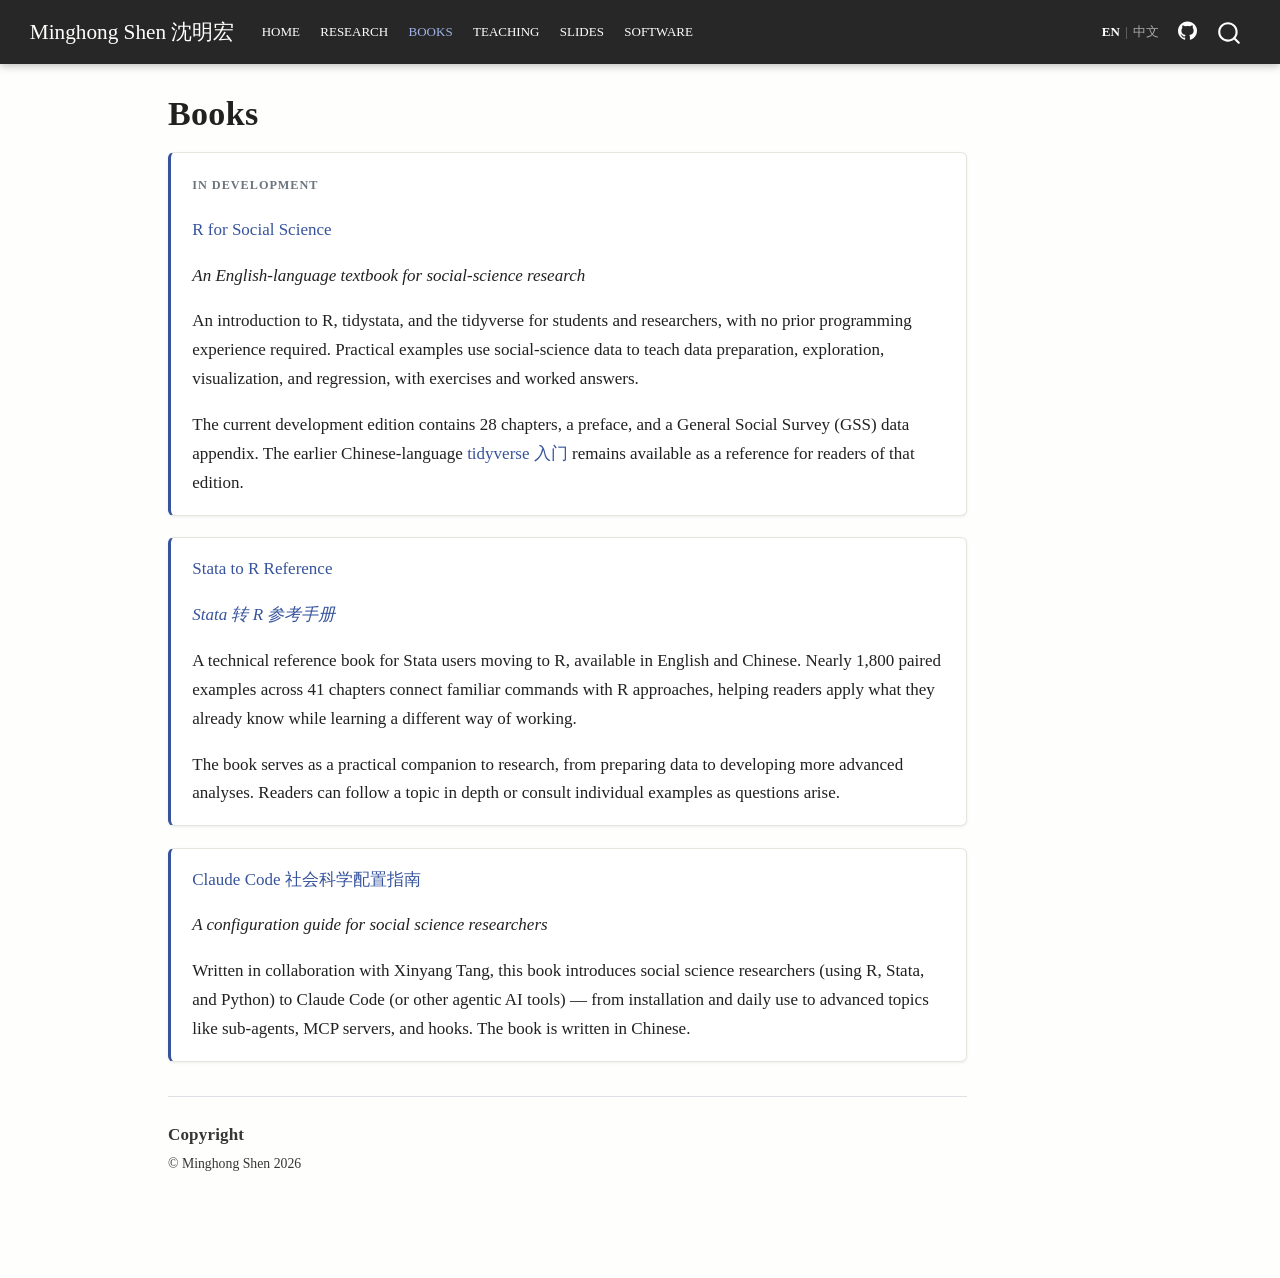
<file: books.html>
<!DOCTYPE html>
<html xmlns="http://www.w3.org/1999/xhtml" lang="en" xml:lang="en"><head>

<meta charset="utf-8">
<meta name="generator" content="quarto-1.9.38">

<meta name="viewport" content="width=device-width, initial-scale=1.0, user-scalable=yes">


<title>Books – Minghong Shen 沈明宏</title>
<style>
/* Default styles provided by pandoc.
** See https://pandoc.org/MANUAL.html#variables-for-html for config info.
*/
code{white-space: pre-wrap;}
span.smallcaps{font-variant: small-caps;}
div.columns{display: flex; gap: min(4vw, 1.5em);}
div.column{flex: auto; overflow-x: auto;}
div.hanging-indent{margin-left: 1.5em; text-indent: -1.5em;}
ul.task-list{list-style: none;}
ul.task-list li input[type="checkbox"] {
  width: 0.8em;
  margin: 0 0.8em 0.2em -1em; /* quarto-specific, see https://github.com/quarto-dev/quarto-cli/issues/4556 */ 
  vertical-align: middle;
}
</style>


<script src="site_libs/quarto-nav/quarto-nav.js"></script>
<script src="site_libs/quarto-nav/headroom.min.js"></script>
<script src="site_libs/clipboard/clipboard.min.js"></script>
<script src="site_libs/quarto-search/autocomplete.umd.js"></script>
<script src="site_libs/quarto-search/fuse.min.js"></script>
<script src="site_libs/quarto-search/quarto-search.js"></script>
<meta name="quarto:offset" content="./">
<script src="site_libs/quarto-html/quarto.js" type="module"></script>
<script src="site_libs/quarto-html/tabsets/tabsets.js" type="module"></script>
<script src="site_libs/quarto-html/popper.min.js"></script>
<script src="site_libs/quarto-html/tippy.umd.min.js"></script>
<script src="site_libs/quarto-html/anchor.min.js"></script>
<link href="site_libs/quarto-html/tippy.css" rel="stylesheet">
<link href="site_libs/quarto-html/quarto-syntax-highlighting-15634bcf2e68342d4ad2dfa704d543f6.css" rel="stylesheet" id="quarto-text-highlighting-styles">
<script src="site_libs/bootstrap/bootstrap.min.js"></script>
<link href="site_libs/bootstrap/bootstrap-icons.css" rel="stylesheet">
<link href="site_libs/bootstrap/bootstrap-002b9370a7a724b8b92f1a7b45f923db.min.css" rel="stylesheet" append-hash="true" id="quarto-bootstrap" data-mode="light">
<script id="quarto-search-options" type="application/json">{
  "location": "navbar",
  "copy-button": false,
  "collapse-after": 3,
  "panel-placement": "end",
  "type": "overlay",
  "limit": 50,
  "keyboard-shortcut": [
    "f",
    "/",
    "s"
  ],
  "show-item-context": false,
  "language": {
    "search-no-results-text": "No results",
    "search-matching-documents-text": "matching documents",
    "search-copy-link-title": "Copy link to search",
    "search-hide-matches-text": "Hide additional matches",
    "search-more-match-text": "more match in this document",
    "search-more-matches-text": "more matches in this document",
    "search-clear-button-title": "Clear",
    "search-text-placeholder": "",
    "search-detached-cancel-button-title": "Cancel",
    "search-submit-button-title": "Submit",
    "search-label": "Search"
  }
}</script>
<script async="" src="https://www.googletagmanager.com/gtag/js?id=G-N6J255MYS8"></script>

<script type="text/javascript">

window.dataLayer = window.dataLayer || [];
function gtag(){dataLayer.push(arguments);}
gtag('js', new Date());
gtag('config', 'G-N6J255MYS8', { 'anonymize_ip': true});
</script>


</head>

<body class="nav-fixed quarto-light">

<div id="quarto-search-results"></div>
  <header id="quarto-header" class="headroom fixed-top">
    <nav class="navbar navbar-expand-lg " data-bs-theme="dark">
      <div class="navbar-container container-fluid">
      <div class="navbar-brand-container mx-auto">
    <a class="navbar-brand" href="./index.html">
    <span class="navbar-title">Minghong Shen 沈明宏</span>
    </a>
  </div>
            <div id="quarto-search" class="" title="Search"></div>
          <button class="navbar-toggler" type="button" data-bs-toggle="collapse" data-bs-target="#navbarCollapse" aria-controls="navbarCollapse" role="menu" aria-expanded="false" aria-label="Toggle navigation" onclick="if (window.quartoToggleHeadroom) { window.quartoToggleHeadroom(); }">
  <span class="navbar-toggler-icon"></span>
</button>
          <div class="collapse navbar-collapse" id="navbarCollapse">
            <ul class="navbar-nav navbar-nav-scroll me-auto">
  <li class="nav-item">
    <a class="nav-link" href="./index.html"> 
<span class="menu-text">Home</span></a>
  </li>  
  <li class="nav-item">
    <a class="nav-link" href="./research.html"> 
<span class="menu-text">Research</span></a>
  </li>  
  <li class="nav-item">
    <a class="nav-link active" href="./books.html" aria-current="page"> 
<span class="menu-text">Books</span></a>
  </li>  
  <li class="nav-item">
    <a class="nav-link" href="./teaching.html"> 
<span class="menu-text">Teaching</span></a>
  </li>  
  <li class="nav-item">
    <a class="nav-link" href="./slides.html"> 
<span class="menu-text">Slides</span></a>
  </li>  
  <li class="nav-item">
    <a class="nav-link" href="./software.html"> 
<span class="menu-text">Software</span></a>
  </li>  
</ul>
            <ul class="navbar-nav navbar-nav-scroll ms-auto">
  <li class="nav-item">
    <a class="nav-link" href="./zh/index.html"> 
<span class="menu-text">EN | 中文</span></a>
  </li>  
  <li class="nav-item compact">
    <a class="nav-link" href="https://github.com/socimh"> <i class="bi bi-github" role="img" aria-label="GitHub">
</i> 
<span class="menu-text"></span></a>
  </li>  
</ul>
          </div> <!-- /navcollapse -->
            <div class="quarto-navbar-tools">
</div>
      </div> <!-- /container-fluid -->
    </nav>
</header>
<!-- content -->
<div id="quarto-content" class="quarto-container page-columns page-rows-contents page-layout-article page-navbar">
<!-- sidebar -->
<!-- margin-sidebar -->
    <div id="quarto-margin-sidebar" class="sidebar margin-sidebar zindex-bottom">
        
    </div>
<!-- main -->
<main class="content" id="quarto-document-content">

<header id="title-block-header" class="quarto-title-block default">
<div class="quarto-title">
<h1 class="title">Books</h1>
</div>



<div class="quarto-title-meta">

    
  
    
  </div>
  


</header>


<div class="entry-card">
<p><span class="card-label">In development</span></p>
<p><a href="https://socimh.github.io/R4SS/">R for Social Science</a></p>
<p><em>An English-language textbook for social-science research</em></p>
<p>An introduction to R, tidystata, and the tidyverse for students and researchers, with no prior programming experience required. Practical examples use social-science data to teach data preparation, exploration, visualization, and regression, with exercises and worked answers.</p>
<p>The current development edition contains 28 chapters, a preface, and a General Social Survey (GSS) data appendix. The earlier Chinese-language <a href="https://socimh.github.io/intro2tidy/">tidyverse 入门</a> remains available as a reference for readers of that edition.</p>
</div>
<!-- stata-to-r-reference -->
<div class="entry-card">
<p><a href="stata-to-r/index.html">Stata to R Reference</a></p>
<p><em><a href="stata-to-r/zh/index.html">Stata 转 R 参考手册</a></em></p>
<p>A technical reference book for Stata users moving to R, available in English and Chinese. Nearly 1,800 paired examples across 41 chapters connect familiar commands with R approaches, helping readers apply what they already know while learning a different way of working.</p>
<p>The book serves as a practical companion to research, from preparing data to developing more advanced analyses. Readers can follow a topic in depth or consult individual examples as questions arise.</p>
</div>
<div class="entry-card">
<p><a href="https://www.socimh.com/cc-guide/">Claude Code 社会科学配置指南</a></p>
<p><em>A configuration guide for social science researchers</em></p>
<p>Written in collaboration with Xinyang Tang, this book introduces social science researchers (using R, Stata, and Python) to Claude Code (or other agentic AI tools) — from installation and daily use to advanced topics like sub-agents, MCP servers, and hooks. The book is written in Chinese.</p>
</div>



<div id="quarto-appendix" class="default"><section class="quarto-appendix-contents" id="quarto-copyright"><h2 class="anchored quarto-appendix-heading">Copyright</h2><div class="quarto-appendix-contents"><div>© Minghong Shen 2026</div></div></section></div></main> <!-- /main -->
<script src="assets/reveal.js"></script>

<script src="assets/lang-toggle.js"></script>
<script id="quarto-html-after-body" type="application/javascript">
  window.document.addEventListener("DOMContentLoaded", function (event) {
    const icon = "";
    const anchorJS = new window.AnchorJS();
    anchorJS.options = {
      placement: 'right',
      icon: icon
    };
    anchorJS.add('.anchored');
    const isCodeAnnotation = (el) => {
      for (const clz of el.classList) {
        if (clz.startsWith('code-annotation-')) {                     
          return true;
        }
      }
      return false;
    }
    const onCopySuccess = function(e) {
      // button target
      const button = e.trigger;
      // don't keep focus
      button.blur();
      // flash "checked"
      button.classList.add('code-copy-button-checked');
      var currentTitle = button.getAttribute("title");
      button.setAttribute("title", "Copied!");
      let tooltip;
      if (window.bootstrap) {
        button.setAttribute("data-bs-toggle", "tooltip");
        button.setAttribute("data-bs-placement", "left");
        button.setAttribute("data-bs-title", "Copied!");
        tooltip = new bootstrap.Tooltip(button, 
          { trigger: "manual", 
            customClass: "code-copy-button-tooltip",
            offset: [0, -8]});
        tooltip.show();    
      }
      setTimeout(function() {
        if (tooltip) {
          tooltip.hide();
          button.removeAttribute("data-bs-title");
          button.removeAttribute("data-bs-toggle");
          button.removeAttribute("data-bs-placement");
        }
        button.setAttribute("title", currentTitle);
        button.classList.remove('code-copy-button-checked');
      }, 1000);
      // clear code selection
      e.clearSelection();
    }
    const getTextToCopy = function(trigger) {
      const outerScaffold = trigger.parentElement.cloneNode(true);
      const codeEl = outerScaffold.querySelector('code');
      for (const childEl of codeEl.children) {
        if (isCodeAnnotation(childEl)) {
          childEl.remove();
        }
      }
      return codeEl.innerText;
    }
    const clipboard = new window.ClipboardJS('.code-copy-button:not([data-in-quarto-modal])', {
      text: getTextToCopy
    });
    clipboard.on('success', onCopySuccess);
    if (window.document.getElementById('quarto-embedded-source-code-modal')) {
      const clipboardModal = new window.ClipboardJS('.code-copy-button[data-in-quarto-modal]', {
        text: getTextToCopy,
        container: window.document.getElementById('quarto-embedded-source-code-modal')
      });
      clipboardModal.on('success', onCopySuccess);
    }
      var localhostRegex = new RegExp(/^(?:http|https):\/\/localhost\:?[0-9]*\//);
      var mailtoRegex = new RegExp(/^mailto:/);
        var filterRegex = new RegExp('/' + window.location.host + '/');
      var isInternal = (href) => {
          return filterRegex.test(href) || localhostRegex.test(href) || mailtoRegex.test(href);
      }
      // Inspect non-navigation links and adorn them if external
     var links = window.document.querySelectorAll('a[href]:not(.nav-link):not(.navbar-brand):not(.toc-action):not(.sidebar-link):not(.sidebar-item-toggle):not(.pagination-link):not(.no-external):not([aria-hidden]):not(.dropdown-item):not(.quarto-navigation-tool):not(.about-link)');
      for (var i=0; i<links.length; i++) {
        const link = links[i];
        if (!isInternal(link.href)) {
          // undo the damage that might have been done by quarto-nav.js in the case of
          // links that we want to consider external
          if (link.dataset.originalHref !== undefined) {
            link.href = link.dataset.originalHref;
          }
        }
      }
    function tippyHover(el, contentFn, onTriggerFn, onUntriggerFn) {
      const config = {
        allowHTML: true,
        maxWidth: 500,
        delay: 100,
        arrow: false,
        appendTo: function(el) {
            return el.parentElement;
        },
        interactive: true,
        interactiveBorder: 10,
        theme: 'quarto',
        placement: 'bottom-start',
      };
      if (contentFn) {
        config.content = contentFn;
      }
      if (onTriggerFn) {
        config.onTrigger = onTriggerFn;
      }
      if (onUntriggerFn) {
        config.onUntrigger = onUntriggerFn;
      }
      window.tippy(el, config); 
    }
    const noterefs = window.document.querySelectorAll('a[role="doc-noteref"]');
    for (var i=0; i<noterefs.length; i++) {
      const ref = noterefs[i];
      tippyHover(ref, function() {
        // use id or data attribute instead here
        let href = ref.getAttribute('data-footnote-href') || ref.getAttribute('href');
        try { href = new URL(href).hash; } catch {}
        const id = href.replace(/^#\/?/, "");
        const note = window.document.getElementById(id);
        if (note) {
          return note.innerHTML;
        } else {
          return "";
        }
      });
    }
    const xrefs = window.document.querySelectorAll('a.quarto-xref');
    const processXRef = (id, note) => {
      // Strip column container classes
      const stripColumnClz = (el) => {
        el.classList.remove("page-full", "page-columns");
        if (el.children) {
          for (const child of el.children) {
            stripColumnClz(child);
          }
        }
      }
      stripColumnClz(note)
      if (id === null || id.startsWith('sec-')) {
        // Special case sections, only their first couple elements
        const container = document.createElement("div");
        if (note.children && note.children.length > 2) {
          container.appendChild(note.children[0].cloneNode(true));
          for (let i = 1; i < note.children.length; i++) {
            const child = note.children[i];
            if (child.tagName === "P" && child.innerText === "") {
              continue;
            } else {
              container.appendChild(child.cloneNode(true));
              break;
            }
          }
          if (window.Quarto?.typesetMath) {
            window.Quarto.typesetMath(container);
          }
          return container.innerHTML
        } else {
          if (window.Quarto?.typesetMath) {
            window.Quarto.typesetMath(note);
          }
          return note.innerHTML;
        }
      } else {
        // Remove any anchor links if they are present
        const anchorLink = note.querySelector('a.anchorjs-link');
        if (anchorLink) {
          anchorLink.remove();
        }
        if (window.Quarto?.typesetMath) {
          window.Quarto.typesetMath(note);
        }
        if (note.classList.contains("callout")) {
          return note.outerHTML;
        } else {
          return note.innerHTML;
        }
      }
    }
    for (var i=0; i<xrefs.length; i++) {
      const xref = xrefs[i];
      tippyHover(xref, undefined, function(instance) {
        instance.disable();
        let url = xref.getAttribute('href');
        let hash = undefined; 
        if (url.startsWith('#')) {
          hash = url;
        } else {
          try { hash = new URL(url).hash; } catch {}
        }
        if (hash) {
          const id = hash.replace(/^#\/?/, "");
          const note = window.document.getElementById(id);
          if (note !== null) {
            try {
              const html = processXRef(id, note.cloneNode(true));
              instance.setContent(html);
            } finally {
              instance.enable();
              instance.show();
            }
          } else {
            // See if we can fetch this
            fetch(url.split('#')[0])
            .then(res => res.text())
            .then(html => {
              const parser = new DOMParser();
              const htmlDoc = parser.parseFromString(html, "text/html");
              const note = htmlDoc.getElementById(id);
              if (note !== null) {
                const html = processXRef(id, note);
                instance.setContent(html);
              } 
            }).finally(() => {
              instance.enable();
              instance.show();
            });
          }
        } else {
          // See if we can fetch a full url (with no hash to target)
          // This is a special case and we should probably do some content thinning / targeting
          fetch(url)
          .then(res => res.text())
          .then(html => {
            const parser = new DOMParser();
            const htmlDoc = parser.parseFromString(html, "text/html");
            const note = htmlDoc.querySelector('main.content');
            if (note !== null) {
              // This should only happen for chapter cross references
              // (since there is no id in the URL)
              // remove the first header
              if (note.children.length > 0 && note.children[0].tagName === "HEADER") {
                note.children[0].remove();
              }
              const html = processXRef(null, note);
              instance.setContent(html);
            } 
          }).finally(() => {
            instance.enable();
            instance.show();
          });
        }
      }, function(instance) {
      });
    }
        let selectedAnnoteEl;
        const selectorForAnnotation = ( cell, annotation) => {
          let cellAttr = 'data-code-cell="' + cell + '"';
          let lineAttr = 'data-code-annotation="' +  annotation + '"';
          const selector = 'span[' + cellAttr + '][' + lineAttr + ']';
          return selector;
        }
        const selectCodeLines = (annoteEl) => {
          const doc = window.document;
          const targetCell = annoteEl.getAttribute("data-target-cell");
          const targetAnnotation = annoteEl.getAttribute("data-target-annotation");
          const annoteSpan = window.document.querySelector(selectorForAnnotation(targetCell, targetAnnotation));
          const lines = annoteSpan.getAttribute("data-code-lines").split(",");
          const lineIds = lines.map((line) => {
            return targetCell + "-" + line;
          })
          let top = null;
          let height = null;
          let parent = null;
          if (lineIds.length > 0) {
              //compute the position of the single el (top and bottom and make a div)
              const el = window.document.getElementById(lineIds[0]);
              top = el.offsetTop;
              height = el.offsetHeight;
              parent = el.parentElement.parentElement;
            if (lineIds.length > 1) {
              const lastEl = window.document.getElementById(lineIds[lineIds.length - 1]);
              const bottom = lastEl.offsetTop + lastEl.offsetHeight;
              height = bottom - top;
            }
            if (top !== null && height !== null && parent !== null) {
              // cook up a div (if necessary) and position it 
              let div = window.document.getElementById("code-annotation-line-highlight");
              if (div === null) {
                div = window.document.createElement("div");
                div.setAttribute("id", "code-annotation-line-highlight");
                div.style.position = 'absolute';
                parent.appendChild(div);
              }
              div.style.top = top - 2 + "px";
              div.style.height = height + 4 + "px";
              div.style.left = 0;
              let gutterDiv = window.document.getElementById("code-annotation-line-highlight-gutter");
              if (gutterDiv === null) {
                gutterDiv = window.document.createElement("div");
                gutterDiv.setAttribute("id", "code-annotation-line-highlight-gutter");
                gutterDiv.style.position = 'absolute';
                const codeCell = window.document.getElementById(targetCell);
                const gutter = codeCell.querySelector('.code-annotation-gutter');
                gutter.appendChild(gutterDiv);
              }
              gutterDiv.style.top = top - 2 + "px";
              gutterDiv.style.height = height + 4 + "px";
            }
            selectedAnnoteEl = annoteEl;
          }
        };
        const unselectCodeLines = () => {
          const elementsIds = ["code-annotation-line-highlight", "code-annotation-line-highlight-gutter"];
          elementsIds.forEach((elId) => {
            const div = window.document.getElementById(elId);
            if (div) {
              div.remove();
            }
          });
          selectedAnnoteEl = undefined;
        };
          // Handle positioning of the toggle
      window.addEventListener(
        "resize",
        throttle(() => {
          elRect = undefined;
          if (selectedAnnoteEl) {
            selectCodeLines(selectedAnnoteEl);
          }
        }, 10)
      );
      function throttle(fn, ms) {
      let throttle = false;
      let timer;
        return (...args) => {
          if(!throttle) { // first call gets through
              fn.apply(this, args);
              throttle = true;
          } else { // all the others get throttled
              if(timer) clearTimeout(timer); // cancel #2
              timer = setTimeout(() => {
                fn.apply(this, args);
                timer = throttle = false;
              }, ms);
          }
        };
      }
        // Attach click handler to the DT
        const annoteDls = window.document.querySelectorAll('dt[data-target-cell]');
        for (const annoteDlNode of annoteDls) {
          annoteDlNode.addEventListener('click', (event) => {
            const clickedEl = event.target;
            if (clickedEl !== selectedAnnoteEl) {
              unselectCodeLines();
              const activeEl = window.document.querySelector('dt[data-target-cell].code-annotation-active');
              if (activeEl) {
                activeEl.classList.remove('code-annotation-active');
              }
              selectCodeLines(clickedEl);
              clickedEl.classList.add('code-annotation-active');
            } else {
              // Unselect the line
              unselectCodeLines();
              clickedEl.classList.remove('code-annotation-active');
            }
          });
        }
    const findCites = (el) => {
      const parentEl = el.parentElement;
      if (parentEl) {
        const cites = parentEl.dataset.cites;
        if (cites) {
          return {
            el,
            cites: cites.split(' ')
          };
        } else {
          return findCites(el.parentElement)
        }
      } else {
        return undefined;
      }
    };
    var bibliorefs = window.document.querySelectorAll('a[role="doc-biblioref"]');
    for (var i=0; i<bibliorefs.length; i++) {
      const ref = bibliorefs[i];
      const citeInfo = findCites(ref);
      if (citeInfo) {
        tippyHover(citeInfo.el, function() {
          var popup = window.document.createElement('div');
          citeInfo.cites.forEach(function(cite) {
            var citeDiv = window.document.createElement('div');
            citeDiv.classList.add('hanging-indent');
            citeDiv.classList.add('csl-entry');
            var biblioDiv = window.document.getElementById('ref-' + cite);
            if (biblioDiv) {
              citeDiv.innerHTML = biblioDiv.innerHTML;
            }
            popup.appendChild(citeDiv);
          });
          return popup.innerHTML;
        });
      }
    }
  });
  </script>
</div> <!-- /content -->




</body></html>
</file>
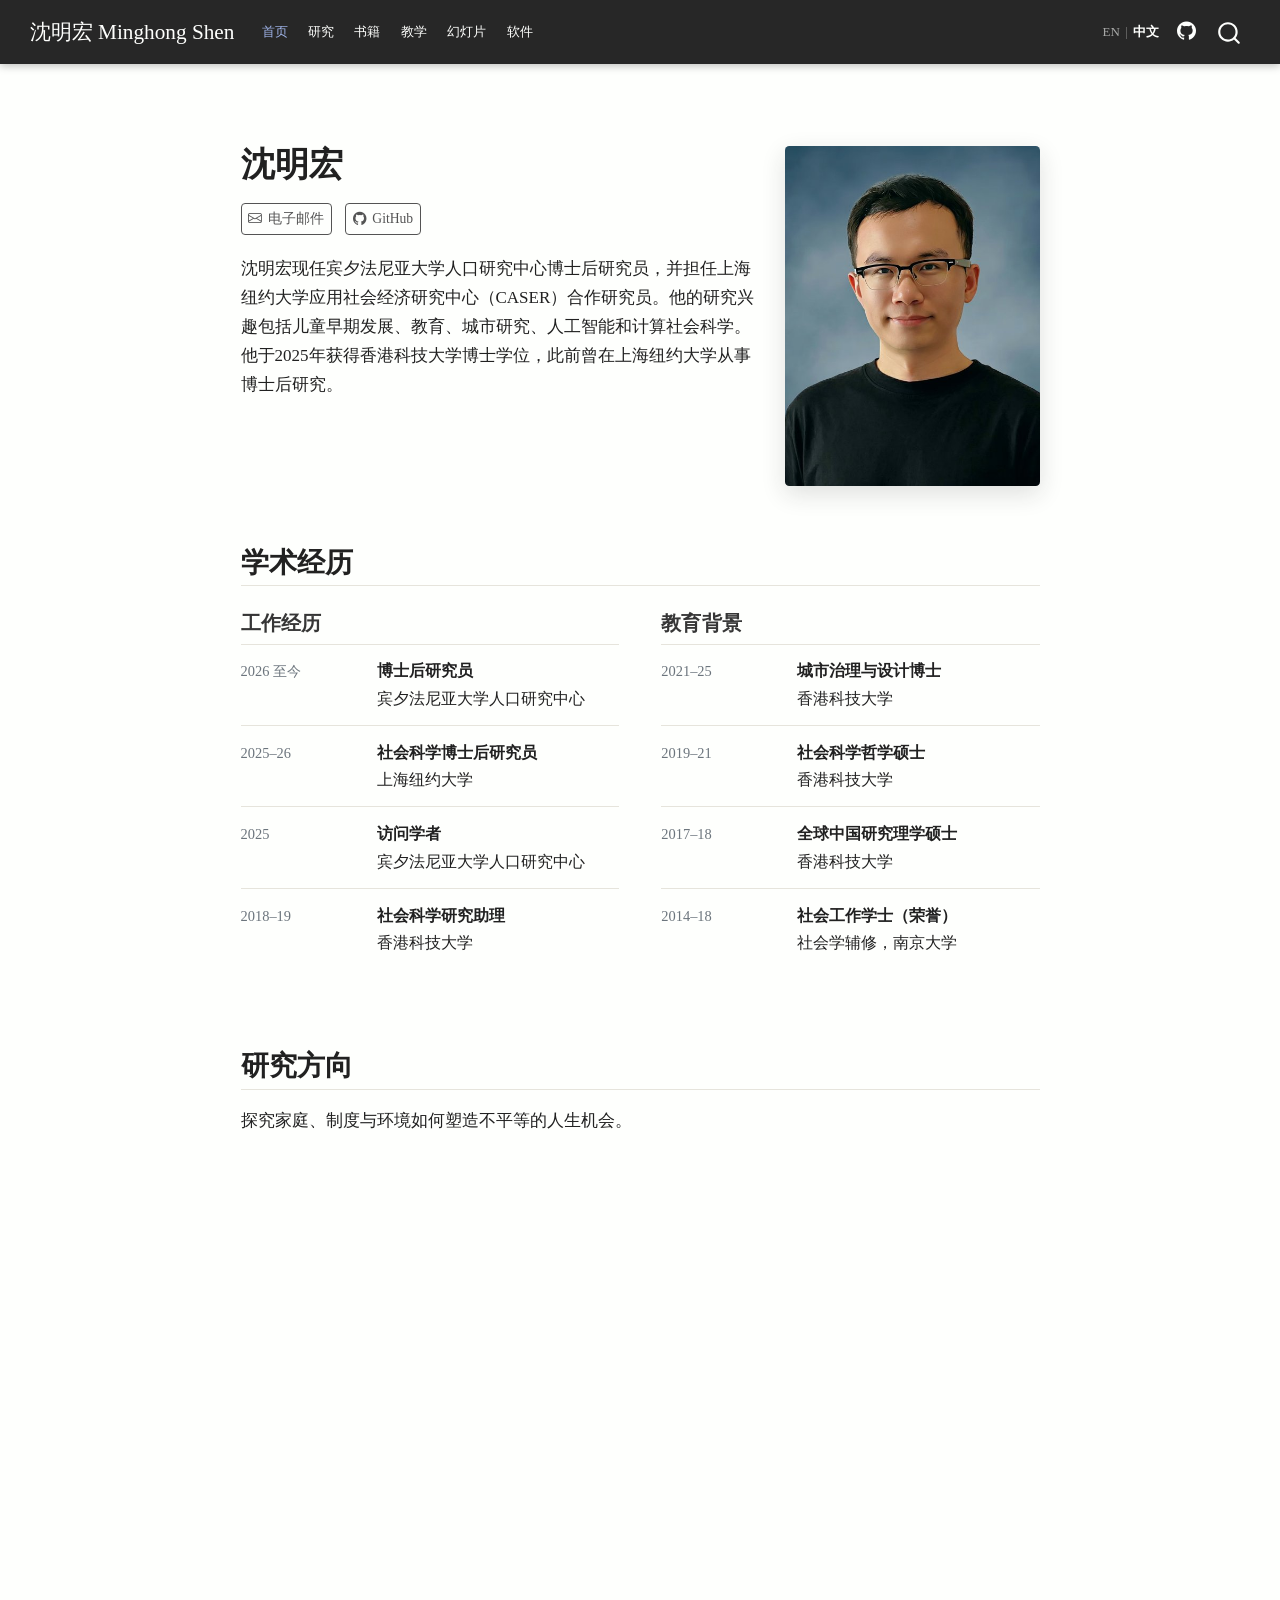
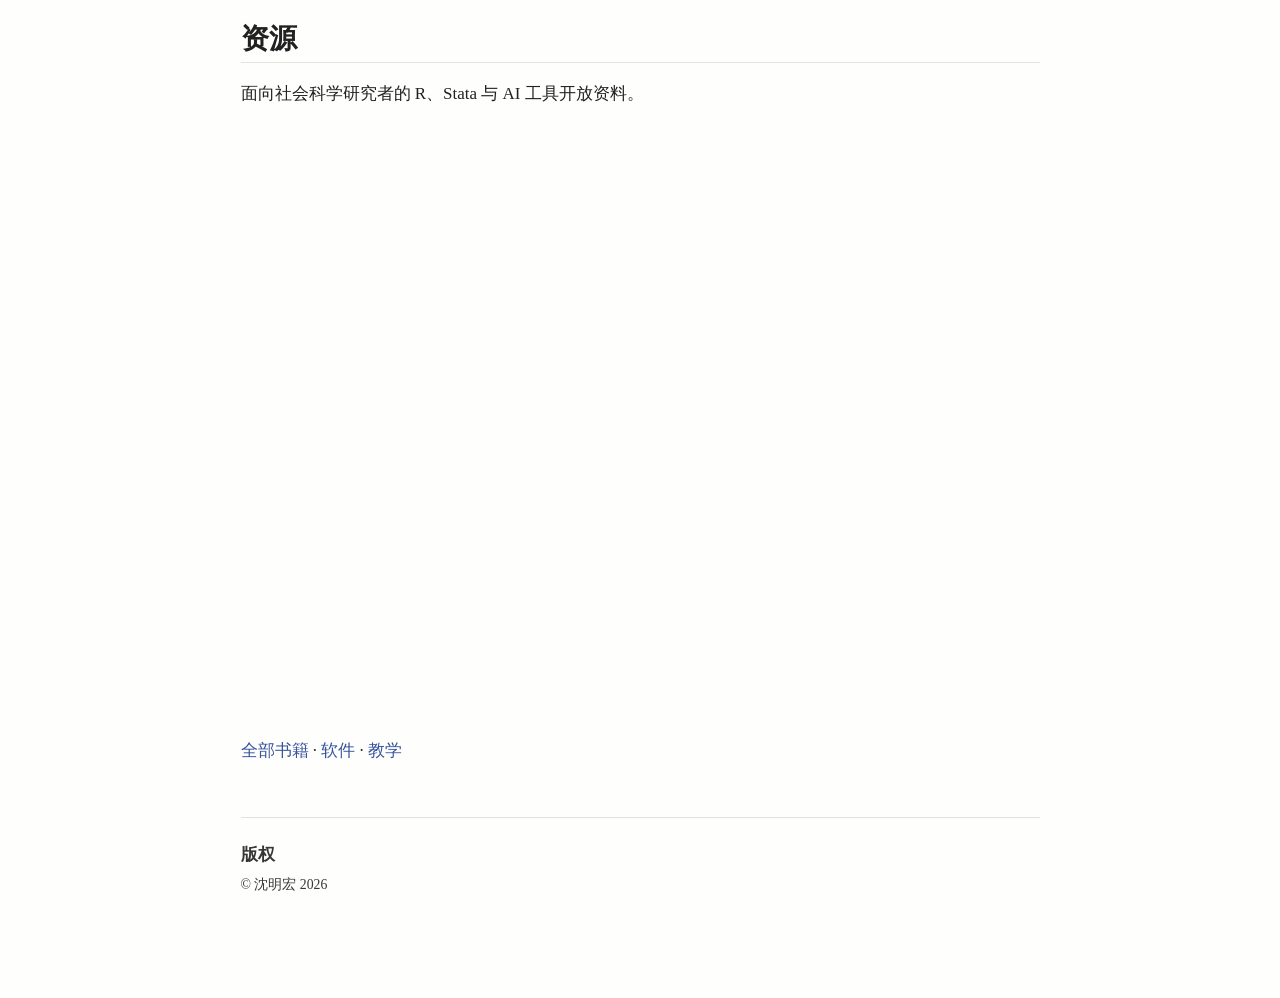
<file: chinese.html>
<!DOCTYPE html>
<html xmlns="http://www.w3.org/1999/xhtml" lang="en" xml:lang="en"><head>

<meta charset="utf-8">
<meta name="generator" content="quarto-1.9.38">

<meta name="viewport" content="width=device-width, initial-scale=1.0, user-scalable=yes">


<title>沈明宏 – Minghong Shen 沈明宏</title>
<style>
/* Default styles provided by pandoc.
** See https://pandoc.org/MANUAL.html#variables-for-html for config info.
*/
code{white-space: pre-wrap;}
span.smallcaps{font-variant: small-caps;}
div.columns{display: flex; gap: min(4vw, 1.5em);}
div.column{flex: auto; overflow-x: auto;}
div.hanging-indent{margin-left: 1.5em; text-indent: -1.5em;}
ul.task-list{list-style: none;}
ul.task-list li input[type="checkbox"] {
  width: 0.8em;
  margin: 0 0.8em 0.2em -1em; /* quarto-specific, see https://github.com/quarto-dev/quarto-cli/issues/4556 */ 
  vertical-align: middle;
}
</style>


<script src="site_libs/quarto-nav/quarto-nav.js"></script>
<script src="site_libs/quarto-nav/headroom.min.js"></script>
<script src="site_libs/clipboard/clipboard.min.js"></script>
<script src="site_libs/quarto-search/autocomplete.umd.js"></script>
<script src="site_libs/quarto-search/fuse.min.js"></script>
<script src="site_libs/quarto-search/quarto-search.js"></script>
<meta name="quarto:offset" content="./">
<script src="site_libs/quarto-html/quarto.js" type="module"></script>
<script src="site_libs/quarto-html/tabsets/tabsets.js" type="module"></script>
<script src="site_libs/quarto-html/popper.min.js"></script>
<script src="site_libs/quarto-html/tippy.umd.min.js"></script>
<script src="site_libs/quarto-html/anchor.min.js"></script>
<link href="site_libs/quarto-html/tippy.css" rel="stylesheet">
<link href="site_libs/quarto-html/quarto-syntax-highlighting-15634bcf2e68342d4ad2dfa704d543f6.css" rel="stylesheet" id="quarto-text-highlighting-styles">
<script src="site_libs/bootstrap/bootstrap.min.js"></script>
<link href="site_libs/bootstrap/bootstrap-icons.css" rel="stylesheet">
<link href="site_libs/bootstrap/bootstrap-002b9370a7a724b8b92f1a7b45f923db.min.css" rel="stylesheet" append-hash="true" id="quarto-bootstrap" data-mode="light">
<script id="quarto-search-options" type="application/json">{
  "location": "navbar",
  "copy-button": false,
  "collapse-after": 3,
  "panel-placement": "end",
  "type": "overlay",
  "limit": 50,
  "keyboard-shortcut": [
    "f",
    "/",
    "s"
  ],
  "show-item-context": false,
  "language": {
    "search-no-results-text": "No results",
    "search-matching-documents-text": "matching documents",
    "search-copy-link-title": "Copy link to search",
    "search-hide-matches-text": "Hide additional matches",
    "search-more-match-text": "more match in this document",
    "search-more-matches-text": "more matches in this document",
    "search-clear-button-title": "Clear",
    "search-text-placeholder": "",
    "search-detached-cancel-button-title": "Cancel",
    "search-submit-button-title": "Submit",
    "search-label": "Search"
  }
}</script>
<script async="" src="https://www.googletagmanager.com/gtag/js?id=G-N6J255MYS8"></script>

<script type="text/javascript">

window.dataLayer = window.dataLayer || [];
function gtag(){dataLayer.push(arguments);}
gtag('js', new Date());
gtag('config', 'G-N6J255MYS8', { 'anonymize_ip': true});
</script>
<meta http-equiv="refresh" content="0; url=zh/">
<link rel="canonical" href="https://www.socimh.com/zh/">


</head>

<body class="nav-fixed quarto-light">

<div id="quarto-search-results"></div>
  <header id="quarto-header" class="headroom fixed-top">
    <nav class="navbar navbar-expand-lg " data-bs-theme="dark">
      <div class="navbar-container container-fluid">
      <div class="navbar-brand-container mx-auto">
    <a class="navbar-brand" href="./index.html">
    <span class="navbar-title">Minghong Shen 沈明宏</span>
    </a>
  </div>
            <div id="quarto-search" class="" title="Search"></div>
          <button class="navbar-toggler" type="button" data-bs-toggle="collapse" data-bs-target="#navbarCollapse" aria-controls="navbarCollapse" role="menu" aria-expanded="false" aria-label="Toggle navigation" onclick="if (window.quartoToggleHeadroom) { window.quartoToggleHeadroom(); }">
  <span class="navbar-toggler-icon"></span>
</button>
          <div class="collapse navbar-collapse" id="navbarCollapse">
            <ul class="navbar-nav navbar-nav-scroll me-auto">
  <li class="nav-item">
    <a class="nav-link" href="./index.html"> 
<span class="menu-text">Home</span></a>
  </li>  
  <li class="nav-item">
    <a class="nav-link" href="./research.html"> 
<span class="menu-text">Research</span></a>
  </li>  
  <li class="nav-item">
    <a class="nav-link" href="./books.html"> 
<span class="menu-text">Books</span></a>
  </li>  
  <li class="nav-item">
    <a class="nav-link" href="./teaching.html"> 
<span class="menu-text">Teaching</span></a>
  </li>  
  <li class="nav-item">
    <a class="nav-link" href="./slides.html"> 
<span class="menu-text">Slides</span></a>
  </li>  
  <li class="nav-item">
    <a class="nav-link" href="./software.html"> 
<span class="menu-text">Software</span></a>
  </li>  
</ul>
            <ul class="navbar-nav navbar-nav-scroll ms-auto">
  <li class="nav-item">
    <a class="nav-link" href="./zh/index.html"> 
<span class="menu-text">EN | 中文</span></a>
  </li>  
  <li class="nav-item compact">
    <a class="nav-link" href="https://github.com/socimh"> <i class="bi bi-github" role="img" aria-label="GitHub">
</i> 
<span class="menu-text"></span></a>
  </li>  
</ul>
          </div> <!-- /navcollapse -->
            <div class="quarto-navbar-tools">
</div>
      </div> <!-- /container-fluid -->
    </nav>
</header>
<!-- content -->
<div id="quarto-content" class="quarto-container page-columns page-rows-contents page-layout-article page-navbar">
<!-- sidebar -->
<!-- margin-sidebar -->
    <div id="quarto-margin-sidebar" class="sidebar margin-sidebar zindex-bottom">
        
    </div>
<!-- main -->
<main class="content" id="quarto-document-content">

<header id="title-block-header" class="quarto-title-block default">
<div class="quarto-title">
<h1 class="title">沈明宏</h1>
</div>



<div class="quarto-title-meta">

    
  
    
  </div>
  


</header>


<p>中文页面已迁移至 <a href="zh/index.html">中文网站</a>。</p>



<div id="quarto-appendix" class="default"><section class="quarto-appendix-contents" id="quarto-copyright"><h2 class="anchored quarto-appendix-heading">Copyright</h2><div class="quarto-appendix-contents"><div>© Minghong Shen 2026</div></div></section></div></main> <!-- /main -->
<script src="assets/reveal.js"></script>

<script src="assets/lang-toggle.js"></script>
<script id="quarto-html-after-body" type="application/javascript">
  window.document.addEventListener("DOMContentLoaded", function (event) {
    const icon = "";
    const anchorJS = new window.AnchorJS();
    anchorJS.options = {
      placement: 'right',
      icon: icon
    };
    anchorJS.add('.anchored');
    const isCodeAnnotation = (el) => {
      for (const clz of el.classList) {
        if (clz.startsWith('code-annotation-')) {                     
          return true;
        }
      }
      return false;
    }
    const onCopySuccess = function(e) {
      // button target
      const button = e.trigger;
      // don't keep focus
      button.blur();
      // flash "checked"
      button.classList.add('code-copy-button-checked');
      var currentTitle = button.getAttribute("title");
      button.setAttribute("title", "Copied!");
      let tooltip;
      if (window.bootstrap) {
        button.setAttribute("data-bs-toggle", "tooltip");
        button.setAttribute("data-bs-placement", "left");
        button.setAttribute("data-bs-title", "Copied!");
        tooltip = new bootstrap.Tooltip(button, 
          { trigger: "manual", 
            customClass: "code-copy-button-tooltip",
            offset: [0, -8]});
        tooltip.show();    
      }
      setTimeout(function() {
        if (tooltip) {
          tooltip.hide();
          button.removeAttribute("data-bs-title");
          button.removeAttribute("data-bs-toggle");
          button.removeAttribute("data-bs-placement");
        }
        button.setAttribute("title", currentTitle);
        button.classList.remove('code-copy-button-checked');
      }, 1000);
      // clear code selection
      e.clearSelection();
    }
    const getTextToCopy = function(trigger) {
      const outerScaffold = trigger.parentElement.cloneNode(true);
      const codeEl = outerScaffold.querySelector('code');
      for (const childEl of codeEl.children) {
        if (isCodeAnnotation(childEl)) {
          childEl.remove();
        }
      }
      return codeEl.innerText;
    }
    const clipboard = new window.ClipboardJS('.code-copy-button:not([data-in-quarto-modal])', {
      text: getTextToCopy
    });
    clipboard.on('success', onCopySuccess);
    if (window.document.getElementById('quarto-embedded-source-code-modal')) {
      const clipboardModal = new window.ClipboardJS('.code-copy-button[data-in-quarto-modal]', {
        text: getTextToCopy,
        container: window.document.getElementById('quarto-embedded-source-code-modal')
      });
      clipboardModal.on('success', onCopySuccess);
    }
      var localhostRegex = new RegExp(/^(?:http|https):\/\/localhost\:?[0-9]*\//);
      var mailtoRegex = new RegExp(/^mailto:/);
        var filterRegex = new RegExp('/' + window.location.host + '/');
      var isInternal = (href) => {
          return filterRegex.test(href) || localhostRegex.test(href) || mailtoRegex.test(href);
      }
      // Inspect non-navigation links and adorn them if external
     var links = window.document.querySelectorAll('a[href]:not(.nav-link):not(.navbar-brand):not(.toc-action):not(.sidebar-link):not(.sidebar-item-toggle):not(.pagination-link):not(.no-external):not([aria-hidden]):not(.dropdown-item):not(.quarto-navigation-tool):not(.about-link)');
      for (var i=0; i<links.length; i++) {
        const link = links[i];
        if (!isInternal(link.href)) {
          // undo the damage that might have been done by quarto-nav.js in the case of
          // links that we want to consider external
          if (link.dataset.originalHref !== undefined) {
            link.href = link.dataset.originalHref;
          }
        }
      }
    function tippyHover(el, contentFn, onTriggerFn, onUntriggerFn) {
      const config = {
        allowHTML: true,
        maxWidth: 500,
        delay: 100,
        arrow: false,
        appendTo: function(el) {
            return el.parentElement;
        },
        interactive: true,
        interactiveBorder: 10,
        theme: 'quarto',
        placement: 'bottom-start',
      };
      if (contentFn) {
        config.content = contentFn;
      }
      if (onTriggerFn) {
        config.onTrigger = onTriggerFn;
      }
      if (onUntriggerFn) {
        config.onUntrigger = onUntriggerFn;
      }
      window.tippy(el, config); 
    }
    const noterefs = window.document.querySelectorAll('a[role="doc-noteref"]');
    for (var i=0; i<noterefs.length; i++) {
      const ref = noterefs[i];
      tippyHover(ref, function() {
        // use id or data attribute instead here
        let href = ref.getAttribute('data-footnote-href') || ref.getAttribute('href');
        try { href = new URL(href).hash; } catch {}
        const id = href.replace(/^#\/?/, "");
        const note = window.document.getElementById(id);
        if (note) {
          return note.innerHTML;
        } else {
          return "";
        }
      });
    }
    const xrefs = window.document.querySelectorAll('a.quarto-xref');
    const processXRef = (id, note) => {
      // Strip column container classes
      const stripColumnClz = (el) => {
        el.classList.remove("page-full", "page-columns");
        if (el.children) {
          for (const child of el.children) {
            stripColumnClz(child);
          }
        }
      }
      stripColumnClz(note)
      if (id === null || id.startsWith('sec-')) {
        // Special case sections, only their first couple elements
        const container = document.createElement("div");
        if (note.children && note.children.length > 2) {
          container.appendChild(note.children[0].cloneNode(true));
          for (let i = 1; i < note.children.length; i++) {
            const child = note.children[i];
            if (child.tagName === "P" && child.innerText === "") {
              continue;
            } else {
              container.appendChild(child.cloneNode(true));
              break;
            }
          }
          if (window.Quarto?.typesetMath) {
            window.Quarto.typesetMath(container);
          }
          return container.innerHTML
        } else {
          if (window.Quarto?.typesetMath) {
            window.Quarto.typesetMath(note);
          }
          return note.innerHTML;
        }
      } else {
        // Remove any anchor links if they are present
        const anchorLink = note.querySelector('a.anchorjs-link');
        if (anchorLink) {
          anchorLink.remove();
        }
        if (window.Quarto?.typesetMath) {
          window.Quarto.typesetMath(note);
        }
        if (note.classList.contains("callout")) {
          return note.outerHTML;
        } else {
          return note.innerHTML;
        }
      }
    }
    for (var i=0; i<xrefs.length; i++) {
      const xref = xrefs[i];
      tippyHover(xref, undefined, function(instance) {
        instance.disable();
        let url = xref.getAttribute('href');
        let hash = undefined; 
        if (url.startsWith('#')) {
          hash = url;
        } else {
          try { hash = new URL(url).hash; } catch {}
        }
        if (hash) {
          const id = hash.replace(/^#\/?/, "");
          const note = window.document.getElementById(id);
          if (note !== null) {
            try {
              const html = processXRef(id, note.cloneNode(true));
              instance.setContent(html);
            } finally {
              instance.enable();
              instance.show();
            }
          } else {
            // See if we can fetch this
            fetch(url.split('#')[0])
            .then(res => res.text())
            .then(html => {
              const parser = new DOMParser();
              const htmlDoc = parser.parseFromString(html, "text/html");
              const note = htmlDoc.getElementById(id);
              if (note !== null) {
                const html = processXRef(id, note);
                instance.setContent(html);
              } 
            }).finally(() => {
              instance.enable();
              instance.show();
            });
          }
        } else {
          // See if we can fetch a full url (with no hash to target)
          // This is a special case and we should probably do some content thinning / targeting
          fetch(url)
          .then(res => res.text())
          .then(html => {
            const parser = new DOMParser();
            const htmlDoc = parser.parseFromString(html, "text/html");
            const note = htmlDoc.querySelector('main.content');
            if (note !== null) {
              // This should only happen for chapter cross references
              // (since there is no id in the URL)
              // remove the first header
              if (note.children.length > 0 && note.children[0].tagName === "HEADER") {
                note.children[0].remove();
              }
              const html = processXRef(null, note);
              instance.setContent(html);
            } 
          }).finally(() => {
            instance.enable();
            instance.show();
          });
        }
      }, function(instance) {
      });
    }
        let selectedAnnoteEl;
        const selectorForAnnotation = ( cell, annotation) => {
          let cellAttr = 'data-code-cell="' + cell + '"';
          let lineAttr = 'data-code-annotation="' +  annotation + '"';
          const selector = 'span[' + cellAttr + '][' + lineAttr + ']';
          return selector;
        }
        const selectCodeLines = (annoteEl) => {
          const doc = window.document;
          const targetCell = annoteEl.getAttribute("data-target-cell");
          const targetAnnotation = annoteEl.getAttribute("data-target-annotation");
          const annoteSpan = window.document.querySelector(selectorForAnnotation(targetCell, targetAnnotation));
          const lines = annoteSpan.getAttribute("data-code-lines").split(",");
          const lineIds = lines.map((line) => {
            return targetCell + "-" + line;
          })
          let top = null;
          let height = null;
          let parent = null;
          if (lineIds.length > 0) {
              //compute the position of the single el (top and bottom and make a div)
              const el = window.document.getElementById(lineIds[0]);
              top = el.offsetTop;
              height = el.offsetHeight;
              parent = el.parentElement.parentElement;
            if (lineIds.length > 1) {
              const lastEl = window.document.getElementById(lineIds[lineIds.length - 1]);
              const bottom = lastEl.offsetTop + lastEl.offsetHeight;
              height = bottom - top;
            }
            if (top !== null && height !== null && parent !== null) {
              // cook up a div (if necessary) and position it 
              let div = window.document.getElementById("code-annotation-line-highlight");
              if (div === null) {
                div = window.document.createElement("div");
                div.setAttribute("id", "code-annotation-line-highlight");
                div.style.position = 'absolute';
                parent.appendChild(div);
              }
              div.style.top = top - 2 + "px";
              div.style.height = height + 4 + "px";
              div.style.left = 0;
              let gutterDiv = window.document.getElementById("code-annotation-line-highlight-gutter");
              if (gutterDiv === null) {
                gutterDiv = window.document.createElement("div");
                gutterDiv.setAttribute("id", "code-annotation-line-highlight-gutter");
                gutterDiv.style.position = 'absolute';
                const codeCell = window.document.getElementById(targetCell);
                const gutter = codeCell.querySelector('.code-annotation-gutter');
                gutter.appendChild(gutterDiv);
              }
              gutterDiv.style.top = top - 2 + "px";
              gutterDiv.style.height = height + 4 + "px";
            }
            selectedAnnoteEl = annoteEl;
          }
        };
        const unselectCodeLines = () => {
          const elementsIds = ["code-annotation-line-highlight", "code-annotation-line-highlight-gutter"];
          elementsIds.forEach((elId) => {
            const div = window.document.getElementById(elId);
            if (div) {
              div.remove();
            }
          });
          selectedAnnoteEl = undefined;
        };
          // Handle positioning of the toggle
      window.addEventListener(
        "resize",
        throttle(() => {
          elRect = undefined;
          if (selectedAnnoteEl) {
            selectCodeLines(selectedAnnoteEl);
          }
        }, 10)
      );
      function throttle(fn, ms) {
      let throttle = false;
      let timer;
        return (...args) => {
          if(!throttle) { // first call gets through
              fn.apply(this, args);
              throttle = true;
          } else { // all the others get throttled
              if(timer) clearTimeout(timer); // cancel #2
              timer = setTimeout(() => {
                fn.apply(this, args);
                timer = throttle = false;
              }, ms);
          }
        };
      }
        // Attach click handler to the DT
        const annoteDls = window.document.querySelectorAll('dt[data-target-cell]');
        for (const annoteDlNode of annoteDls) {
          annoteDlNode.addEventListener('click', (event) => {
            const clickedEl = event.target;
            if (clickedEl !== selectedAnnoteEl) {
              unselectCodeLines();
              const activeEl = window.document.querySelector('dt[data-target-cell].code-annotation-active');
              if (activeEl) {
                activeEl.classList.remove('code-annotation-active');
              }
              selectCodeLines(clickedEl);
              clickedEl.classList.add('code-annotation-active');
            } else {
              // Unselect the line
              unselectCodeLines();
              clickedEl.classList.remove('code-annotation-active');
            }
          });
        }
    const findCites = (el) => {
      const parentEl = el.parentElement;
      if (parentEl) {
        const cites = parentEl.dataset.cites;
        if (cites) {
          return {
            el,
            cites: cites.split(' ')
          };
        } else {
          return findCites(el.parentElement)
        }
      } else {
        return undefined;
      }
    };
    var bibliorefs = window.document.querySelectorAll('a[role="doc-biblioref"]');
    for (var i=0; i<bibliorefs.length; i++) {
      const ref = bibliorefs[i];
      const citeInfo = findCites(ref);
      if (citeInfo) {
        tippyHover(citeInfo.el, function() {
          var popup = window.document.createElement('div');
          citeInfo.cites.forEach(function(cite) {
            var citeDiv = window.document.createElement('div');
            citeDiv.classList.add('hanging-indent');
            citeDiv.classList.add('csl-entry');
            var biblioDiv = window.document.getElementById('ref-' + cite);
            if (biblioDiv) {
              citeDiv.innerHTML = biblioDiv.innerHTML;
            }
            popup.appendChild(citeDiv);
          });
          return popup.innerHTML;
        });
      }
    }
  });
  </script>
</div> <!-- /content -->




</body></html>
</file>
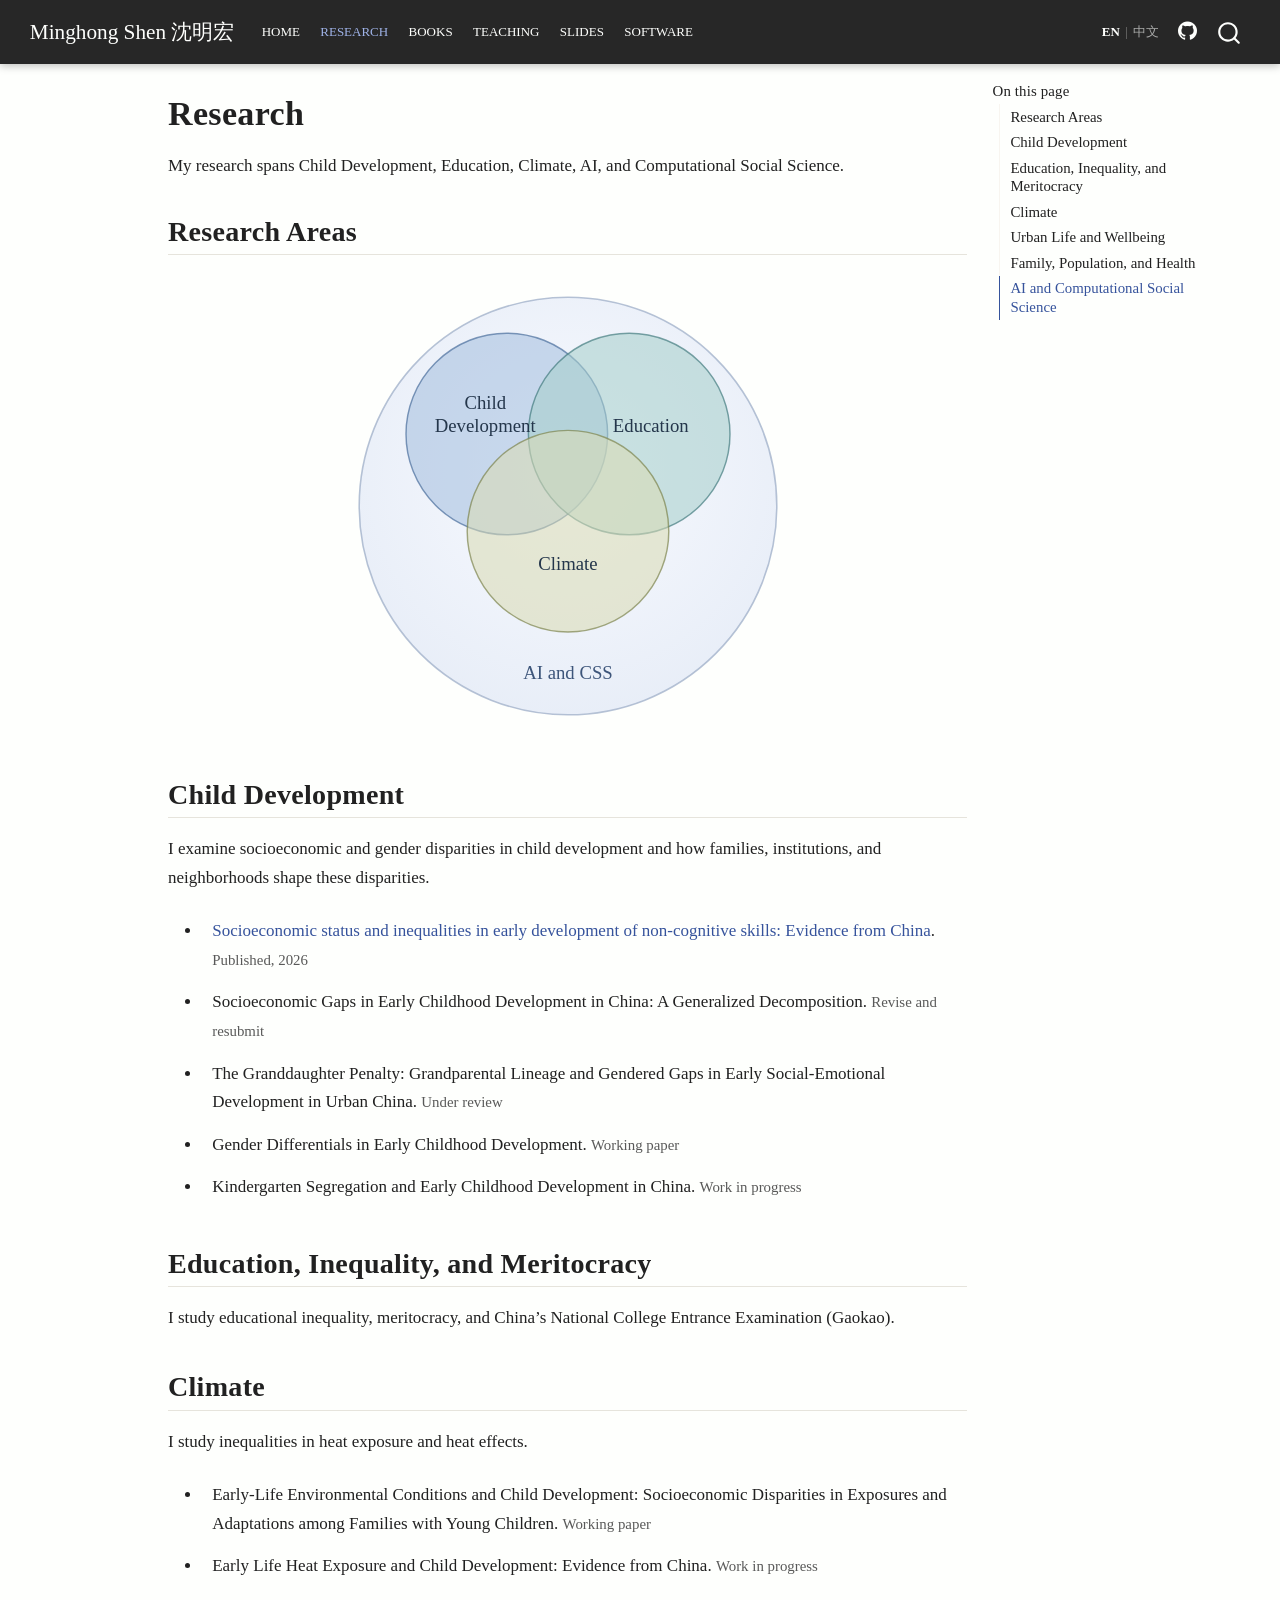
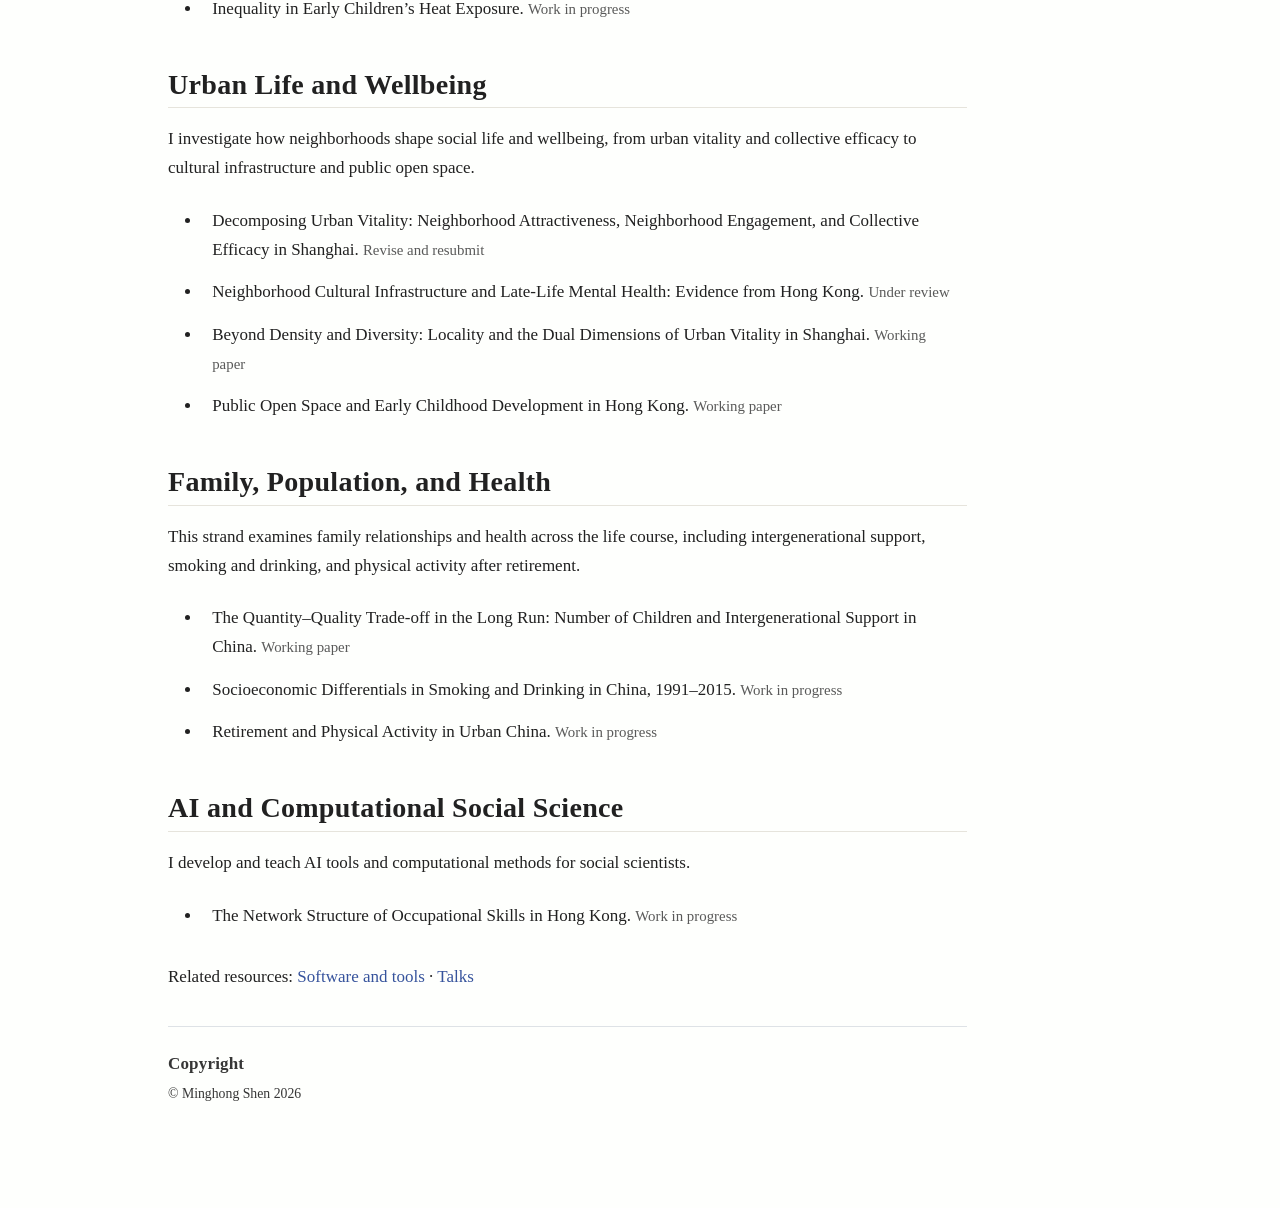
<file: research.html>
<!DOCTYPE html>
<html xmlns="http://www.w3.org/1999/xhtml" lang="en" xml:lang="en"><head>

<meta charset="utf-8">
<meta name="generator" content="quarto-1.9.38">

<meta name="viewport" content="width=device-width, initial-scale=1.0, user-scalable=yes">


<title>Research – Minghong Shen 沈明宏</title>
<style>
/* Default styles provided by pandoc.
** See https://pandoc.org/MANUAL.html#variables-for-html for config info.
*/
code{white-space: pre-wrap;}
span.smallcaps{font-variant: small-caps;}
div.columns{display: flex; gap: min(4vw, 1.5em);}
div.column{flex: auto; overflow-x: auto;}
div.hanging-indent{margin-left: 1.5em; text-indent: -1.5em;}
ul.task-list{list-style: none;}
ul.task-list li input[type="checkbox"] {
  width: 0.8em;
  margin: 0 0.8em 0.2em -1em; /* quarto-specific, see https://github.com/quarto-dev/quarto-cli/issues/4556 */ 
  vertical-align: middle;
}
</style>


<script src="site_libs/quarto-nav/quarto-nav.js"></script>
<script src="site_libs/quarto-nav/headroom.min.js"></script>
<script src="site_libs/clipboard/clipboard.min.js"></script>
<script src="site_libs/quarto-search/autocomplete.umd.js"></script>
<script src="site_libs/quarto-search/fuse.min.js"></script>
<script src="site_libs/quarto-search/quarto-search.js"></script>
<meta name="quarto:offset" content="./">
<script src="site_libs/quarto-html/quarto.js" type="module"></script>
<script src="site_libs/quarto-html/tabsets/tabsets.js" type="module"></script>
<script src="site_libs/quarto-html/popper.min.js"></script>
<script src="site_libs/quarto-html/tippy.umd.min.js"></script>
<script src="site_libs/quarto-html/anchor.min.js"></script>
<link href="site_libs/quarto-html/tippy.css" rel="stylesheet">
<link href="site_libs/quarto-html/quarto-syntax-highlighting-15634bcf2e68342d4ad2dfa704d543f6.css" rel="stylesheet" id="quarto-text-highlighting-styles">
<script src="site_libs/bootstrap/bootstrap.min.js"></script>
<link href="site_libs/bootstrap/bootstrap-icons.css" rel="stylesheet">
<link href="site_libs/bootstrap/bootstrap-002b9370a7a724b8b92f1a7b45f923db.min.css" rel="stylesheet" append-hash="true" id="quarto-bootstrap" data-mode="light">
<script id="quarto-search-options" type="application/json">{
  "location": "navbar",
  "copy-button": false,
  "collapse-after": 3,
  "panel-placement": "end",
  "type": "overlay",
  "limit": 50,
  "keyboard-shortcut": [
    "f",
    "/",
    "s"
  ],
  "show-item-context": false,
  "language": {
    "search-no-results-text": "No results",
    "search-matching-documents-text": "matching documents",
    "search-copy-link-title": "Copy link to search",
    "search-hide-matches-text": "Hide additional matches",
    "search-more-match-text": "more match in this document",
    "search-more-matches-text": "more matches in this document",
    "search-clear-button-title": "Clear",
    "search-text-placeholder": "",
    "search-detached-cancel-button-title": "Cancel",
    "search-submit-button-title": "Submit",
    "search-label": "Search"
  }
}</script>
<script async="" src="https://www.googletagmanager.com/gtag/js?id=G-N6J255MYS8"></script>

<script type="text/javascript">

window.dataLayer = window.dataLayer || [];
function gtag(){dataLayer.push(arguments);}
gtag('js', new Date());
gtag('config', 'G-N6J255MYS8', { 'anonymize_ip': true});
</script>


</head>

<body class="nav-fixed quarto-light">

<div id="quarto-search-results"></div>
  <header id="quarto-header" class="headroom fixed-top">
    <nav class="navbar navbar-expand-lg " data-bs-theme="dark">
      <div class="navbar-container container-fluid">
      <div class="navbar-brand-container mx-auto">
    <a class="navbar-brand" href="./index.html">
    <span class="navbar-title">Minghong Shen 沈明宏</span>
    </a>
  </div>
            <div id="quarto-search" class="" title="Search"></div>
          <button class="navbar-toggler" type="button" data-bs-toggle="collapse" data-bs-target="#navbarCollapse" aria-controls="navbarCollapse" role="menu" aria-expanded="false" aria-label="Toggle navigation" onclick="if (window.quartoToggleHeadroom) { window.quartoToggleHeadroom(); }">
  <span class="navbar-toggler-icon"></span>
</button>
          <div class="collapse navbar-collapse" id="navbarCollapse">
            <ul class="navbar-nav navbar-nav-scroll me-auto">
  <li class="nav-item">
    <a class="nav-link" href="./index.html"> 
<span class="menu-text">Home</span></a>
  </li>  
  <li class="nav-item">
    <a class="nav-link active" href="./research.html" aria-current="page"> 
<span class="menu-text">Research</span></a>
  </li>  
  <li class="nav-item">
    <a class="nav-link" href="./books.html"> 
<span class="menu-text">Books</span></a>
  </li>  
  <li class="nav-item">
    <a class="nav-link" href="./teaching.html"> 
<span class="menu-text">Teaching</span></a>
  </li>  
  <li class="nav-item">
    <a class="nav-link" href="./slides.html"> 
<span class="menu-text">Slides</span></a>
  </li>  
  <li class="nav-item">
    <a class="nav-link" href="./software.html"> 
<span class="menu-text">Software</span></a>
  </li>  
</ul>
            <ul class="navbar-nav navbar-nav-scroll ms-auto">
  <li class="nav-item">
    <a class="nav-link" href="./zh/index.html"> 
<span class="menu-text">EN | 中文</span></a>
  </li>  
  <li class="nav-item compact">
    <a class="nav-link" href="https://github.com/socimh"> <i class="bi bi-github" role="img" aria-label="GitHub">
</i> 
<span class="menu-text"></span></a>
  </li>  
</ul>
          </div> <!-- /navcollapse -->
            <div class="quarto-navbar-tools">
</div>
      </div> <!-- /container-fluid -->
    </nav>
</header>
<!-- content -->
<div id="quarto-content" class="quarto-container page-columns page-rows-contents page-layout-article page-navbar">
<!-- sidebar -->
<!-- margin-sidebar -->
    <div id="quarto-margin-sidebar" class="sidebar margin-sidebar">
        <nav id="TOC" role="doc-toc" class="toc-active">
    <h2 id="toc-title">On this page</h2>
   
  <ul>
  <li><a href="#research-areas" id="toc-research-areas" class="nav-link active" data-scroll-target="#research-areas">Research Areas</a></li>
  <li><a href="#child-development" id="toc-child-development" class="nav-link" data-scroll-target="#child-development">Child Development</a></li>
  <li><a href="#education-meritocracy" id="toc-education-meritocracy" class="nav-link" data-scroll-target="#education-meritocracy">Education, Inequality, and Meritocracy</a></li>
  <li><a href="#climate-development" id="toc-climate-development" class="nav-link" data-scroll-target="#climate-development">Climate</a></li>
  <li><a href="#urban-wellbeing" id="toc-urban-wellbeing" class="nav-link" data-scroll-target="#urban-wellbeing">Urban Life and Wellbeing</a></li>
  <li><a href="#family-health" id="toc-family-health" class="nav-link" data-scroll-target="#family-health">Family, Population, and Health</a></li>
  <li><a href="#ai-computational" id="toc-ai-computational" class="nav-link" data-scroll-target="#ai-computational">AI and Computational Social Science</a></li>
  </ul>
</nav>
    </div>
<!-- main -->
<main class="content" id="quarto-document-content">

<header id="title-block-header" class="quarto-title-block default">
<div class="quarto-title">
<h1 class="title">Research</h1>
</div>



<div class="quarto-title-meta">

    
  
    
  </div>
  


</header>


<p>My research spans Child Development, Education, Climate, AI, and Computational Social Science.</p>
<section id="research-areas" class="level2">
<h2 class="anchored" data-anchor-id="research-areas">Research Areas</h2>
<picture class="research-area-diagram">
  <source media="(max-width: 600px)" srcset="assets/research-areas-mobile.svg">
  <img src="assets/research-areas.svg" alt="Four research sets: an outer AI and CSS circle encloses overlapping circles for Child Development, Education, and Climate. The outer-only region represents standalone AI and CSS research." width="1200" style="display: block; width: 100%; max-width: 640px; max-height: 52vh; height: auto; object-fit: contain; margin-inline: auto;">
</picture>
</section>
<section id="child-development" class="level2">
<h2 class="anchored" data-anchor-id="child-development">Child Development</h2>
<p>I examine socioeconomic and gender disparities in child development and how families, institutions, and neighborhoods shape these disparities.</p>
<div class="paper-list">
<ul>
<li><a href="https://doi.org/10.1016/j.chieco.2025.102586">Socioeconomic status and inequalities in early development of non-cognitive skills: Evidence from China</a>. <span class="small text-muted">Published, 2026</span></li>
<li>Socioeconomic Gaps in Early Childhood Development in China: A Generalized Decomposition. <span class="small text-muted">Revise and resubmit</span></li>
<li>The Granddaughter Penalty: Grandparental Lineage and Gendered Gaps in Early Social-Emotional Development in Urban China. <span class="small text-muted">Under review</span></li>
<li>Gender Differentials in Early Childhood Development. <span class="small text-muted">Working paper</span></li>
<li>Kindergarten Segregation and Early Childhood Development in China. <span class="small text-muted">Work in progress</span></li>
</ul>
</div>
</section>
<section id="education-meritocracy" class="level2">
<h2 class="anchored" data-anchor-id="education-meritocracy">Education, Inequality, and Meritocracy</h2>
<p>I study educational inequality, meritocracy, and China’s National College Entrance Examination (Gaokao).</p>
</section>
<section id="climate-development" class="level2">
<h2 class="anchored" data-anchor-id="climate-development">Climate</h2>
<p>I study inequalities in heat exposure and heat effects.</p>
<div class="paper-list">
<ul>
<li>Early-Life Environmental Conditions and Child Development: Socioeconomic Disparities in Exposures and Adaptations among Families with Young Children. <span class="small text-muted">Working paper</span></li>
<li>Early Life Heat Exposure and Child Development: Evidence from China. <span class="small text-muted">Work in progress</span></li>
<li>Inequality in Early Children’s Heat Exposure. <span class="small text-muted">Work in progress</span></li>
</ul>
</div>
</section>
<section id="urban-wellbeing" class="level2">
<h2 class="anchored" data-anchor-id="urban-wellbeing">Urban Life and Wellbeing</h2>
<p>I investigate how neighborhoods shape social life and wellbeing, from urban vitality and collective efficacy to cultural infrastructure and public open space.</p>
<div class="paper-list">
<ul>
<li>Decomposing Urban Vitality: Neighborhood Attractiveness, Neighborhood Engagement, and Collective Efficacy in Shanghai. <span class="small text-muted">Revise and resubmit</span></li>
<li>Neighborhood Cultural Infrastructure and Late-Life Mental Health: Evidence from Hong Kong. <span class="small text-muted">Under review</span></li>
<li>Beyond Density and Diversity: Locality and the Dual Dimensions of Urban Vitality in Shanghai. <span class="small text-muted">Working paper</span></li>
<li>Public Open Space and Early Childhood Development in Hong Kong. <span class="small text-muted">Working paper</span></li>
</ul>
</div>
</section>
<section id="family-health" class="level2">
<h2 class="anchored" data-anchor-id="family-health">Family, Population, and Health</h2>
<p>This strand examines family relationships and health across the life course, including intergenerational support, smoking and drinking, and physical activity after retirement.</p>
<div class="paper-list">
<ul>
<li>The Quantity–Quality Trade-off in the Long Run: Number of Children and Intergenerational Support in China. <span class="small text-muted">Working paper</span></li>
<li>Socioeconomic Differentials in Smoking and Drinking in China, 1991–2015. <span class="small text-muted">Work in progress</span></li>
<li>Retirement and Physical Activity in Urban China. <span class="small text-muted">Work in progress</span></li>
</ul>
</div>
</section>
<section id="ai-computational" class="level2">
<h2 class="anchored" data-anchor-id="ai-computational">AI and Computational Social Science</h2>
<p>I develop and teach AI tools and computational methods for social scientists.</p>
<div class="paper-list">
<ul>
<li>The Network Structure of Occupational Skills in Hong Kong. <span class="small text-muted">Work in progress</span></li>
</ul>
</div>
<p>Related resources: <a href="./software.html">Software and tools</a> · <a href="./slides.html">Talks</a></p>


</section>

<div id="quarto-appendix" class="default"><section class="quarto-appendix-contents" id="quarto-copyright"><h2 class="anchored quarto-appendix-heading">Copyright</h2><div class="quarto-appendix-contents"><div>© Minghong Shen 2026</div></div></section></div></main> <!-- /main -->
<script src="assets/reveal.js"></script>

<script src="assets/lang-toggle.js"></script>
<script id="quarto-html-after-body" type="application/javascript">
  window.document.addEventListener("DOMContentLoaded", function (event) {
    const icon = "";
    const anchorJS = new window.AnchorJS();
    anchorJS.options = {
      placement: 'right',
      icon: icon
    };
    anchorJS.add('.anchored');
    const isCodeAnnotation = (el) => {
      for (const clz of el.classList) {
        if (clz.startsWith('code-annotation-')) {                     
          return true;
        }
      }
      return false;
    }
    const onCopySuccess = function(e) {
      // button target
      const button = e.trigger;
      // don't keep focus
      button.blur();
      // flash "checked"
      button.classList.add('code-copy-button-checked');
      var currentTitle = button.getAttribute("title");
      button.setAttribute("title", "Copied!");
      let tooltip;
      if (window.bootstrap) {
        button.setAttribute("data-bs-toggle", "tooltip");
        button.setAttribute("data-bs-placement", "left");
        button.setAttribute("data-bs-title", "Copied!");
        tooltip = new bootstrap.Tooltip(button, 
          { trigger: "manual", 
            customClass: "code-copy-button-tooltip",
            offset: [0, -8]});
        tooltip.show();    
      }
      setTimeout(function() {
        if (tooltip) {
          tooltip.hide();
          button.removeAttribute("data-bs-title");
          button.removeAttribute("data-bs-toggle");
          button.removeAttribute("data-bs-placement");
        }
        button.setAttribute("title", currentTitle);
        button.classList.remove('code-copy-button-checked');
      }, 1000);
      // clear code selection
      e.clearSelection();
    }
    const getTextToCopy = function(trigger) {
      const outerScaffold = trigger.parentElement.cloneNode(true);
      const codeEl = outerScaffold.querySelector('code');
      for (const childEl of codeEl.children) {
        if (isCodeAnnotation(childEl)) {
          childEl.remove();
        }
      }
      return codeEl.innerText;
    }
    const clipboard = new window.ClipboardJS('.code-copy-button:not([data-in-quarto-modal])', {
      text: getTextToCopy
    });
    clipboard.on('success', onCopySuccess);
    if (window.document.getElementById('quarto-embedded-source-code-modal')) {
      const clipboardModal = new window.ClipboardJS('.code-copy-button[data-in-quarto-modal]', {
        text: getTextToCopy,
        container: window.document.getElementById('quarto-embedded-source-code-modal')
      });
      clipboardModal.on('success', onCopySuccess);
    }
      var localhostRegex = new RegExp(/^(?:http|https):\/\/localhost\:?[0-9]*\//);
      var mailtoRegex = new RegExp(/^mailto:/);
        var filterRegex = new RegExp('/' + window.location.host + '/');
      var isInternal = (href) => {
          return filterRegex.test(href) || localhostRegex.test(href) || mailtoRegex.test(href);
      }
      // Inspect non-navigation links and adorn them if external
     var links = window.document.querySelectorAll('a[href]:not(.nav-link):not(.navbar-brand):not(.toc-action):not(.sidebar-link):not(.sidebar-item-toggle):not(.pagination-link):not(.no-external):not([aria-hidden]):not(.dropdown-item):not(.quarto-navigation-tool):not(.about-link)');
      for (var i=0; i<links.length; i++) {
        const link = links[i];
        if (!isInternal(link.href)) {
          // undo the damage that might have been done by quarto-nav.js in the case of
          // links that we want to consider external
          if (link.dataset.originalHref !== undefined) {
            link.href = link.dataset.originalHref;
          }
        }
      }
    function tippyHover(el, contentFn, onTriggerFn, onUntriggerFn) {
      const config = {
        allowHTML: true,
        maxWidth: 500,
        delay: 100,
        arrow: false,
        appendTo: function(el) {
            return el.parentElement;
        },
        interactive: true,
        interactiveBorder: 10,
        theme: 'quarto',
        placement: 'bottom-start',
      };
      if (contentFn) {
        config.content = contentFn;
      }
      if (onTriggerFn) {
        config.onTrigger = onTriggerFn;
      }
      if (onUntriggerFn) {
        config.onUntrigger = onUntriggerFn;
      }
      window.tippy(el, config); 
    }
    const noterefs = window.document.querySelectorAll('a[role="doc-noteref"]');
    for (var i=0; i<noterefs.length; i++) {
      const ref = noterefs[i];
      tippyHover(ref, function() {
        // use id or data attribute instead here
        let href = ref.getAttribute('data-footnote-href') || ref.getAttribute('href');
        try { href = new URL(href).hash; } catch {}
        const id = href.replace(/^#\/?/, "");
        const note = window.document.getElementById(id);
        if (note) {
          return note.innerHTML;
        } else {
          return "";
        }
      });
    }
    const xrefs = window.document.querySelectorAll('a.quarto-xref');
    const processXRef = (id, note) => {
      // Strip column container classes
      const stripColumnClz = (el) => {
        el.classList.remove("page-full", "page-columns");
        if (el.children) {
          for (const child of el.children) {
            stripColumnClz(child);
          }
        }
      }
      stripColumnClz(note)
      if (id === null || id.startsWith('sec-')) {
        // Special case sections, only their first couple elements
        const container = document.createElement("div");
        if (note.children && note.children.length > 2) {
          container.appendChild(note.children[0].cloneNode(true));
          for (let i = 1; i < note.children.length; i++) {
            const child = note.children[i];
            if (child.tagName === "P" && child.innerText === "") {
              continue;
            } else {
              container.appendChild(child.cloneNode(true));
              break;
            }
          }
          if (window.Quarto?.typesetMath) {
            window.Quarto.typesetMath(container);
          }
          return container.innerHTML
        } else {
          if (window.Quarto?.typesetMath) {
            window.Quarto.typesetMath(note);
          }
          return note.innerHTML;
        }
      } else {
        // Remove any anchor links if they are present
        const anchorLink = note.querySelector('a.anchorjs-link');
        if (anchorLink) {
          anchorLink.remove();
        }
        if (window.Quarto?.typesetMath) {
          window.Quarto.typesetMath(note);
        }
        if (note.classList.contains("callout")) {
          return note.outerHTML;
        } else {
          return note.innerHTML;
        }
      }
    }
    for (var i=0; i<xrefs.length; i++) {
      const xref = xrefs[i];
      tippyHover(xref, undefined, function(instance) {
        instance.disable();
        let url = xref.getAttribute('href');
        let hash = undefined; 
        if (url.startsWith('#')) {
          hash = url;
        } else {
          try { hash = new URL(url).hash; } catch {}
        }
        if (hash) {
          const id = hash.replace(/^#\/?/, "");
          const note = window.document.getElementById(id);
          if (note !== null) {
            try {
              const html = processXRef(id, note.cloneNode(true));
              instance.setContent(html);
            } finally {
              instance.enable();
              instance.show();
            }
          } else {
            // See if we can fetch this
            fetch(url.split('#')[0])
            .then(res => res.text())
            .then(html => {
              const parser = new DOMParser();
              const htmlDoc = parser.parseFromString(html, "text/html");
              const note = htmlDoc.getElementById(id);
              if (note !== null) {
                const html = processXRef(id, note);
                instance.setContent(html);
              } 
            }).finally(() => {
              instance.enable();
              instance.show();
            });
          }
        } else {
          // See if we can fetch a full url (with no hash to target)
          // This is a special case and we should probably do some content thinning / targeting
          fetch(url)
          .then(res => res.text())
          .then(html => {
            const parser = new DOMParser();
            const htmlDoc = parser.parseFromString(html, "text/html");
            const note = htmlDoc.querySelector('main.content');
            if (note !== null) {
              // This should only happen for chapter cross references
              // (since there is no id in the URL)
              // remove the first header
              if (note.children.length > 0 && note.children[0].tagName === "HEADER") {
                note.children[0].remove();
              }
              const html = processXRef(null, note);
              instance.setContent(html);
            } 
          }).finally(() => {
            instance.enable();
            instance.show();
          });
        }
      }, function(instance) {
      });
    }
        let selectedAnnoteEl;
        const selectorForAnnotation = ( cell, annotation) => {
          let cellAttr = 'data-code-cell="' + cell + '"';
          let lineAttr = 'data-code-annotation="' +  annotation + '"';
          const selector = 'span[' + cellAttr + '][' + lineAttr + ']';
          return selector;
        }
        const selectCodeLines = (annoteEl) => {
          const doc = window.document;
          const targetCell = annoteEl.getAttribute("data-target-cell");
          const targetAnnotation = annoteEl.getAttribute("data-target-annotation");
          const annoteSpan = window.document.querySelector(selectorForAnnotation(targetCell, targetAnnotation));
          const lines = annoteSpan.getAttribute("data-code-lines").split(",");
          const lineIds = lines.map((line) => {
            return targetCell + "-" + line;
          })
          let top = null;
          let height = null;
          let parent = null;
          if (lineIds.length > 0) {
              //compute the position of the single el (top and bottom and make a div)
              const el = window.document.getElementById(lineIds[0]);
              top = el.offsetTop;
              height = el.offsetHeight;
              parent = el.parentElement.parentElement;
            if (lineIds.length > 1) {
              const lastEl = window.document.getElementById(lineIds[lineIds.length - 1]);
              const bottom = lastEl.offsetTop + lastEl.offsetHeight;
              height = bottom - top;
            }
            if (top !== null && height !== null && parent !== null) {
              // cook up a div (if necessary) and position it 
              let div = window.document.getElementById("code-annotation-line-highlight");
              if (div === null) {
                div = window.document.createElement("div");
                div.setAttribute("id", "code-annotation-line-highlight");
                div.style.position = 'absolute';
                parent.appendChild(div);
              }
              div.style.top = top - 2 + "px";
              div.style.height = height + 4 + "px";
              div.style.left = 0;
              let gutterDiv = window.document.getElementById("code-annotation-line-highlight-gutter");
              if (gutterDiv === null) {
                gutterDiv = window.document.createElement("div");
                gutterDiv.setAttribute("id", "code-annotation-line-highlight-gutter");
                gutterDiv.style.position = 'absolute';
                const codeCell = window.document.getElementById(targetCell);
                const gutter = codeCell.querySelector('.code-annotation-gutter');
                gutter.appendChild(gutterDiv);
              }
              gutterDiv.style.top = top - 2 + "px";
              gutterDiv.style.height = height + 4 + "px";
            }
            selectedAnnoteEl = annoteEl;
          }
        };
        const unselectCodeLines = () => {
          const elementsIds = ["code-annotation-line-highlight", "code-annotation-line-highlight-gutter"];
          elementsIds.forEach((elId) => {
            const div = window.document.getElementById(elId);
            if (div) {
              div.remove();
            }
          });
          selectedAnnoteEl = undefined;
        };
          // Handle positioning of the toggle
      window.addEventListener(
        "resize",
        throttle(() => {
          elRect = undefined;
          if (selectedAnnoteEl) {
            selectCodeLines(selectedAnnoteEl);
          }
        }, 10)
      );
      function throttle(fn, ms) {
      let throttle = false;
      let timer;
        return (...args) => {
          if(!throttle) { // first call gets through
              fn.apply(this, args);
              throttle = true;
          } else { // all the others get throttled
              if(timer) clearTimeout(timer); // cancel #2
              timer = setTimeout(() => {
                fn.apply(this, args);
                timer = throttle = false;
              }, ms);
          }
        };
      }
        // Attach click handler to the DT
        const annoteDls = window.document.querySelectorAll('dt[data-target-cell]');
        for (const annoteDlNode of annoteDls) {
          annoteDlNode.addEventListener('click', (event) => {
            const clickedEl = event.target;
            if (clickedEl !== selectedAnnoteEl) {
              unselectCodeLines();
              const activeEl = window.document.querySelector('dt[data-target-cell].code-annotation-active');
              if (activeEl) {
                activeEl.classList.remove('code-annotation-active');
              }
              selectCodeLines(clickedEl);
              clickedEl.classList.add('code-annotation-active');
            } else {
              // Unselect the line
              unselectCodeLines();
              clickedEl.classList.remove('code-annotation-active');
            }
          });
        }
    const findCites = (el) => {
      const parentEl = el.parentElement;
      if (parentEl) {
        const cites = parentEl.dataset.cites;
        if (cites) {
          return {
            el,
            cites: cites.split(' ')
          };
        } else {
          return findCites(el.parentElement)
        }
      } else {
        return undefined;
      }
    };
    var bibliorefs = window.document.querySelectorAll('a[role="doc-biblioref"]');
    for (var i=0; i<bibliorefs.length; i++) {
      const ref = bibliorefs[i];
      const citeInfo = findCites(ref);
      if (citeInfo) {
        tippyHover(citeInfo.el, function() {
          var popup = window.document.createElement('div');
          citeInfo.cites.forEach(function(cite) {
            var citeDiv = window.document.createElement('div');
            citeDiv.classList.add('hanging-indent');
            citeDiv.classList.add('csl-entry');
            var biblioDiv = window.document.getElementById('ref-' + cite);
            if (biblioDiv) {
              citeDiv.innerHTML = biblioDiv.innerHTML;
            }
            popup.appendChild(citeDiv);
          });
          return popup.innerHTML;
        });
      }
    }
  });
  </script>
</div> <!-- /content -->




</body></html>
</file>
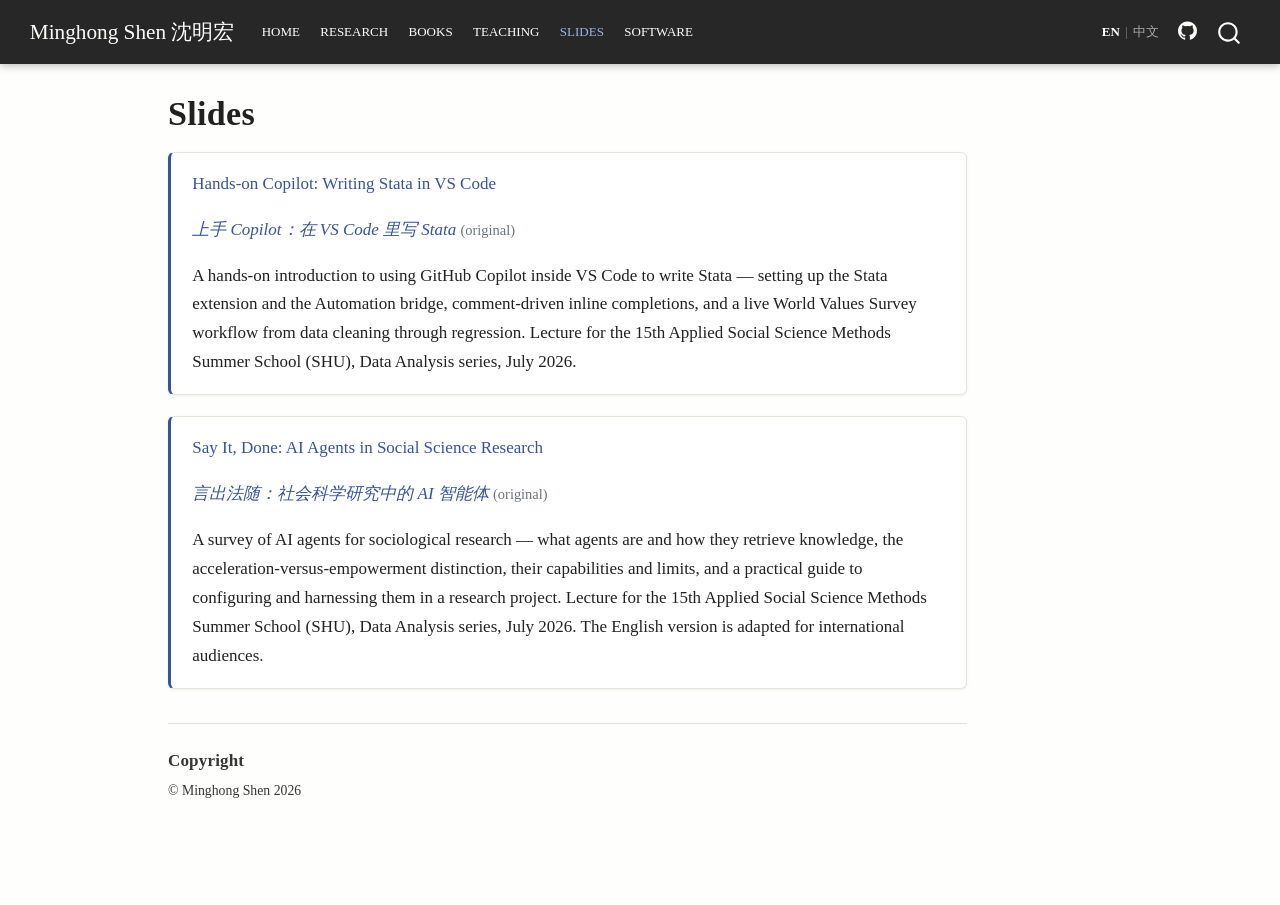
<file: slides.html>
<!DOCTYPE html>
<html xmlns="http://www.w3.org/1999/xhtml" lang="en" xml:lang="en"><head>

<meta charset="utf-8">
<meta name="generator" content="quarto-1.9.38">

<meta name="viewport" content="width=device-width, initial-scale=1.0, user-scalable=yes">


<title>Slides – Minghong Shen 沈明宏</title>
<style>
/* Default styles provided by pandoc.
** See https://pandoc.org/MANUAL.html#variables-for-html for config info.
*/
code{white-space: pre-wrap;}
span.smallcaps{font-variant: small-caps;}
div.columns{display: flex; gap: min(4vw, 1.5em);}
div.column{flex: auto; overflow-x: auto;}
div.hanging-indent{margin-left: 1.5em; text-indent: -1.5em;}
ul.task-list{list-style: none;}
ul.task-list li input[type="checkbox"] {
  width: 0.8em;
  margin: 0 0.8em 0.2em -1em; /* quarto-specific, see https://github.com/quarto-dev/quarto-cli/issues/4556 */ 
  vertical-align: middle;
}
</style>


<script src="site_libs/quarto-nav/quarto-nav.js"></script>
<script src="site_libs/quarto-nav/headroom.min.js"></script>
<script src="site_libs/clipboard/clipboard.min.js"></script>
<script src="site_libs/quarto-search/autocomplete.umd.js"></script>
<script src="site_libs/quarto-search/fuse.min.js"></script>
<script src="site_libs/quarto-search/quarto-search.js"></script>
<meta name="quarto:offset" content="./">
<script src="site_libs/quarto-html/quarto.js" type="module"></script>
<script src="site_libs/quarto-html/tabsets/tabsets.js" type="module"></script>
<script src="site_libs/quarto-html/popper.min.js"></script>
<script src="site_libs/quarto-html/tippy.umd.min.js"></script>
<script src="site_libs/quarto-html/anchor.min.js"></script>
<link href="site_libs/quarto-html/tippy.css" rel="stylesheet">
<link href="site_libs/quarto-html/quarto-syntax-highlighting-15634bcf2e68342d4ad2dfa704d543f6.css" rel="stylesheet" id="quarto-text-highlighting-styles">
<script src="site_libs/bootstrap/bootstrap.min.js"></script>
<link href="site_libs/bootstrap/bootstrap-icons.css" rel="stylesheet">
<link href="site_libs/bootstrap/bootstrap-002b9370a7a724b8b92f1a7b45f923db.min.css" rel="stylesheet" append-hash="true" id="quarto-bootstrap" data-mode="light">
<script id="quarto-search-options" type="application/json">{
  "location": "navbar",
  "copy-button": false,
  "collapse-after": 3,
  "panel-placement": "end",
  "type": "overlay",
  "limit": 50,
  "keyboard-shortcut": [
    "f",
    "/",
    "s"
  ],
  "show-item-context": false,
  "language": {
    "search-no-results-text": "No results",
    "search-matching-documents-text": "matching documents",
    "search-copy-link-title": "Copy link to search",
    "search-hide-matches-text": "Hide additional matches",
    "search-more-match-text": "more match in this document",
    "search-more-matches-text": "more matches in this document",
    "search-clear-button-title": "Clear",
    "search-text-placeholder": "",
    "search-detached-cancel-button-title": "Cancel",
    "search-submit-button-title": "Submit",
    "search-label": "Search"
  }
}</script>
<script async="" src="https://www.googletagmanager.com/gtag/js?id=G-N6J255MYS8"></script>

<script type="text/javascript">

window.dataLayer = window.dataLayer || [];
function gtag(){dataLayer.push(arguments);}
gtag('js', new Date());
gtag('config', 'G-N6J255MYS8', { 'anonymize_ip': true});
</script>


</head>

<body class="nav-fixed quarto-light">

<div id="quarto-search-results"></div>
  <header id="quarto-header" class="headroom fixed-top">
    <nav class="navbar navbar-expand-lg " data-bs-theme="dark">
      <div class="navbar-container container-fluid">
      <div class="navbar-brand-container mx-auto">
    <a class="navbar-brand" href="./index.html">
    <span class="navbar-title">Minghong Shen 沈明宏</span>
    </a>
  </div>
            <div id="quarto-search" class="" title="Search"></div>
          <button class="navbar-toggler" type="button" data-bs-toggle="collapse" data-bs-target="#navbarCollapse" aria-controls="navbarCollapse" role="menu" aria-expanded="false" aria-label="Toggle navigation" onclick="if (window.quartoToggleHeadroom) { window.quartoToggleHeadroom(); }">
  <span class="navbar-toggler-icon"></span>
</button>
          <div class="collapse navbar-collapse" id="navbarCollapse">
            <ul class="navbar-nav navbar-nav-scroll me-auto">
  <li class="nav-item">
    <a class="nav-link" href="./index.html"> 
<span class="menu-text">Home</span></a>
  </li>  
  <li class="nav-item">
    <a class="nav-link" href="./research.html"> 
<span class="menu-text">Research</span></a>
  </li>  
  <li class="nav-item">
    <a class="nav-link" href="./books.html"> 
<span class="menu-text">Books</span></a>
  </li>  
  <li class="nav-item">
    <a class="nav-link" href="./teaching.html"> 
<span class="menu-text">Teaching</span></a>
  </li>  
  <li class="nav-item">
    <a class="nav-link active" href="./slides.html" aria-current="page"> 
<span class="menu-text">Slides</span></a>
  </li>  
  <li class="nav-item">
    <a class="nav-link" href="./software.html"> 
<span class="menu-text">Software</span></a>
  </li>  
</ul>
            <ul class="navbar-nav navbar-nav-scroll ms-auto">
  <li class="nav-item">
    <a class="nav-link" href="./zh/index.html"> 
<span class="menu-text">EN | 中文</span></a>
  </li>  
  <li class="nav-item compact">
    <a class="nav-link" href="https://github.com/socimh"> <i class="bi bi-github" role="img" aria-label="GitHub">
</i> 
<span class="menu-text"></span></a>
  </li>  
</ul>
          </div> <!-- /navcollapse -->
            <div class="quarto-navbar-tools">
</div>
      </div> <!-- /container-fluid -->
    </nav>
</header>
<!-- content -->
<div id="quarto-content" class="quarto-container page-columns page-rows-contents page-layout-article page-navbar">
<!-- sidebar -->
<!-- margin-sidebar -->
    <div id="quarto-margin-sidebar" class="sidebar margin-sidebar zindex-bottom">
        
    </div>
<!-- main -->
<main class="content" id="quarto-document-content">

<header id="title-block-header" class="quarto-title-block default">
<div class="quarto-title">
<h1 class="title">Slides</h1>
</div>



<div class="quarto-title-meta">

    
  
    
  </div>
  


</header>


<div class="entry-card">
<p><a href="slides/copilot-stata-en.html">Hands-on Copilot: Writing Stata in VS Code</a></p>
<p><em><a href="slides/copilot-stata.html">上手 Copilot：在 VS Code 里写 Stata</a></em> <span class="version-note">(original)</span></p>
<p>A hands-on introduction to using GitHub Copilot inside VS Code to write Stata — setting up the Stata extension and the Automation bridge, comment-driven inline completions, and a live World Values Survey workflow from data cleaning through regression. Lecture for the 15th Applied Social Science Methods Summer School (SHU), Data Analysis series, July 2026.</p>
</div>
<div class="entry-card">
<p><a href="slides/ai-agents-en.html">Say It, Done: AI Agents in Social Science Research</a></p>
<p><em><a href="slides/ai-agents.html">言出法随：社会科学研究中的 AI 智能体</a></em> <span class="version-note">(original)</span></p>
<p>A survey of AI agents for sociological research — what agents are and how they retrieve knowledge, the acceleration-versus-empowerment distinction, their capabilities and limits, and a practical guide to configuring and harnessing them in a research project. Lecture for the 15th Applied Social Science Methods Summer School (SHU), Data Analysis series, July 2026. The English version is adapted for international audiences.</p>
</div>



<div id="quarto-appendix" class="default"><section class="quarto-appendix-contents" id="quarto-copyright"><h2 class="anchored quarto-appendix-heading">Copyright</h2><div class="quarto-appendix-contents"><div>© Minghong Shen 2026</div></div></section></div></main> <!-- /main -->
<script src="assets/reveal.js"></script>

<script src="assets/lang-toggle.js"></script>
<script id="quarto-html-after-body" type="application/javascript">
  window.document.addEventListener("DOMContentLoaded", function (event) {
    const icon = "";
    const anchorJS = new window.AnchorJS();
    anchorJS.options = {
      placement: 'right',
      icon: icon
    };
    anchorJS.add('.anchored');
    const isCodeAnnotation = (el) => {
      for (const clz of el.classList) {
        if (clz.startsWith('code-annotation-')) {                     
          return true;
        }
      }
      return false;
    }
    const onCopySuccess = function(e) {
      // button target
      const button = e.trigger;
      // don't keep focus
      button.blur();
      // flash "checked"
      button.classList.add('code-copy-button-checked');
      var currentTitle = button.getAttribute("title");
      button.setAttribute("title", "Copied!");
      let tooltip;
      if (window.bootstrap) {
        button.setAttribute("data-bs-toggle", "tooltip");
        button.setAttribute("data-bs-placement", "left");
        button.setAttribute("data-bs-title", "Copied!");
        tooltip = new bootstrap.Tooltip(button, 
          { trigger: "manual", 
            customClass: "code-copy-button-tooltip",
            offset: [0, -8]});
        tooltip.show();    
      }
      setTimeout(function() {
        if (tooltip) {
          tooltip.hide();
          button.removeAttribute("data-bs-title");
          button.removeAttribute("data-bs-toggle");
          button.removeAttribute("data-bs-placement");
        }
        button.setAttribute("title", currentTitle);
        button.classList.remove('code-copy-button-checked');
      }, 1000);
      // clear code selection
      e.clearSelection();
    }
    const getTextToCopy = function(trigger) {
      const outerScaffold = trigger.parentElement.cloneNode(true);
      const codeEl = outerScaffold.querySelector('code');
      for (const childEl of codeEl.children) {
        if (isCodeAnnotation(childEl)) {
          childEl.remove();
        }
      }
      return codeEl.innerText;
    }
    const clipboard = new window.ClipboardJS('.code-copy-button:not([data-in-quarto-modal])', {
      text: getTextToCopy
    });
    clipboard.on('success', onCopySuccess);
    if (window.document.getElementById('quarto-embedded-source-code-modal')) {
      const clipboardModal = new window.ClipboardJS('.code-copy-button[data-in-quarto-modal]', {
        text: getTextToCopy,
        container: window.document.getElementById('quarto-embedded-source-code-modal')
      });
      clipboardModal.on('success', onCopySuccess);
    }
      var localhostRegex = new RegExp(/^(?:http|https):\/\/localhost\:?[0-9]*\//);
      var mailtoRegex = new RegExp(/^mailto:/);
        var filterRegex = new RegExp('/' + window.location.host + '/');
      var isInternal = (href) => {
          return filterRegex.test(href) || localhostRegex.test(href) || mailtoRegex.test(href);
      }
      // Inspect non-navigation links and adorn them if external
     var links = window.document.querySelectorAll('a[href]:not(.nav-link):not(.navbar-brand):not(.toc-action):not(.sidebar-link):not(.sidebar-item-toggle):not(.pagination-link):not(.no-external):not([aria-hidden]):not(.dropdown-item):not(.quarto-navigation-tool):not(.about-link)');
      for (var i=0; i<links.length; i++) {
        const link = links[i];
        if (!isInternal(link.href)) {
          // undo the damage that might have been done by quarto-nav.js in the case of
          // links that we want to consider external
          if (link.dataset.originalHref !== undefined) {
            link.href = link.dataset.originalHref;
          }
        }
      }
    function tippyHover(el, contentFn, onTriggerFn, onUntriggerFn) {
      const config = {
        allowHTML: true,
        maxWidth: 500,
        delay: 100,
        arrow: false,
        appendTo: function(el) {
            return el.parentElement;
        },
        interactive: true,
        interactiveBorder: 10,
        theme: 'quarto',
        placement: 'bottom-start',
      };
      if (contentFn) {
        config.content = contentFn;
      }
      if (onTriggerFn) {
        config.onTrigger = onTriggerFn;
      }
      if (onUntriggerFn) {
        config.onUntrigger = onUntriggerFn;
      }
      window.tippy(el, config); 
    }
    const noterefs = window.document.querySelectorAll('a[role="doc-noteref"]');
    for (var i=0; i<noterefs.length; i++) {
      const ref = noterefs[i];
      tippyHover(ref, function() {
        // use id or data attribute instead here
        let href = ref.getAttribute('data-footnote-href') || ref.getAttribute('href');
        try { href = new URL(href).hash; } catch {}
        const id = href.replace(/^#\/?/, "");
        const note = window.document.getElementById(id);
        if (note) {
          return note.innerHTML;
        } else {
          return "";
        }
      });
    }
    const xrefs = window.document.querySelectorAll('a.quarto-xref');
    const processXRef = (id, note) => {
      // Strip column container classes
      const stripColumnClz = (el) => {
        el.classList.remove("page-full", "page-columns");
        if (el.children) {
          for (const child of el.children) {
            stripColumnClz(child);
          }
        }
      }
      stripColumnClz(note)
      if (id === null || id.startsWith('sec-')) {
        // Special case sections, only their first couple elements
        const container = document.createElement("div");
        if (note.children && note.children.length > 2) {
          container.appendChild(note.children[0].cloneNode(true));
          for (let i = 1; i < note.children.length; i++) {
            const child = note.children[i];
            if (child.tagName === "P" && child.innerText === "") {
              continue;
            } else {
              container.appendChild(child.cloneNode(true));
              break;
            }
          }
          if (window.Quarto?.typesetMath) {
            window.Quarto.typesetMath(container);
          }
          return container.innerHTML
        } else {
          if (window.Quarto?.typesetMath) {
            window.Quarto.typesetMath(note);
          }
          return note.innerHTML;
        }
      } else {
        // Remove any anchor links if they are present
        const anchorLink = note.querySelector('a.anchorjs-link');
        if (anchorLink) {
          anchorLink.remove();
        }
        if (window.Quarto?.typesetMath) {
          window.Quarto.typesetMath(note);
        }
        if (note.classList.contains("callout")) {
          return note.outerHTML;
        } else {
          return note.innerHTML;
        }
      }
    }
    for (var i=0; i<xrefs.length; i++) {
      const xref = xrefs[i];
      tippyHover(xref, undefined, function(instance) {
        instance.disable();
        let url = xref.getAttribute('href');
        let hash = undefined; 
        if (url.startsWith('#')) {
          hash = url;
        } else {
          try { hash = new URL(url).hash; } catch {}
        }
        if (hash) {
          const id = hash.replace(/^#\/?/, "");
          const note = window.document.getElementById(id);
          if (note !== null) {
            try {
              const html = processXRef(id, note.cloneNode(true));
              instance.setContent(html);
            } finally {
              instance.enable();
              instance.show();
            }
          } else {
            // See if we can fetch this
            fetch(url.split('#')[0])
            .then(res => res.text())
            .then(html => {
              const parser = new DOMParser();
              const htmlDoc = parser.parseFromString(html, "text/html");
              const note = htmlDoc.getElementById(id);
              if (note !== null) {
                const html = processXRef(id, note);
                instance.setContent(html);
              } 
            }).finally(() => {
              instance.enable();
              instance.show();
            });
          }
        } else {
          // See if we can fetch a full url (with no hash to target)
          // This is a special case and we should probably do some content thinning / targeting
          fetch(url)
          .then(res => res.text())
          .then(html => {
            const parser = new DOMParser();
            const htmlDoc = parser.parseFromString(html, "text/html");
            const note = htmlDoc.querySelector('main.content');
            if (note !== null) {
              // This should only happen for chapter cross references
              // (since there is no id in the URL)
              // remove the first header
              if (note.children.length > 0 && note.children[0].tagName === "HEADER") {
                note.children[0].remove();
              }
              const html = processXRef(null, note);
              instance.setContent(html);
            } 
          }).finally(() => {
            instance.enable();
            instance.show();
          });
        }
      }, function(instance) {
      });
    }
        let selectedAnnoteEl;
        const selectorForAnnotation = ( cell, annotation) => {
          let cellAttr = 'data-code-cell="' + cell + '"';
          let lineAttr = 'data-code-annotation="' +  annotation + '"';
          const selector = 'span[' + cellAttr + '][' + lineAttr + ']';
          return selector;
        }
        const selectCodeLines = (annoteEl) => {
          const doc = window.document;
          const targetCell = annoteEl.getAttribute("data-target-cell");
          const targetAnnotation = annoteEl.getAttribute("data-target-annotation");
          const annoteSpan = window.document.querySelector(selectorForAnnotation(targetCell, targetAnnotation));
          const lines = annoteSpan.getAttribute("data-code-lines").split(",");
          const lineIds = lines.map((line) => {
            return targetCell + "-" + line;
          })
          let top = null;
          let height = null;
          let parent = null;
          if (lineIds.length > 0) {
              //compute the position of the single el (top and bottom and make a div)
              const el = window.document.getElementById(lineIds[0]);
              top = el.offsetTop;
              height = el.offsetHeight;
              parent = el.parentElement.parentElement;
            if (lineIds.length > 1) {
              const lastEl = window.document.getElementById(lineIds[lineIds.length - 1]);
              const bottom = lastEl.offsetTop + lastEl.offsetHeight;
              height = bottom - top;
            }
            if (top !== null && height !== null && parent !== null) {
              // cook up a div (if necessary) and position it 
              let div = window.document.getElementById("code-annotation-line-highlight");
              if (div === null) {
                div = window.document.createElement("div");
                div.setAttribute("id", "code-annotation-line-highlight");
                div.style.position = 'absolute';
                parent.appendChild(div);
              }
              div.style.top = top - 2 + "px";
              div.style.height = height + 4 + "px";
              div.style.left = 0;
              let gutterDiv = window.document.getElementById("code-annotation-line-highlight-gutter");
              if (gutterDiv === null) {
                gutterDiv = window.document.createElement("div");
                gutterDiv.setAttribute("id", "code-annotation-line-highlight-gutter");
                gutterDiv.style.position = 'absolute';
                const codeCell = window.document.getElementById(targetCell);
                const gutter = codeCell.querySelector('.code-annotation-gutter');
                gutter.appendChild(gutterDiv);
              }
              gutterDiv.style.top = top - 2 + "px";
              gutterDiv.style.height = height + 4 + "px";
            }
            selectedAnnoteEl = annoteEl;
          }
        };
        const unselectCodeLines = () => {
          const elementsIds = ["code-annotation-line-highlight", "code-annotation-line-highlight-gutter"];
          elementsIds.forEach((elId) => {
            const div = window.document.getElementById(elId);
            if (div) {
              div.remove();
            }
          });
          selectedAnnoteEl = undefined;
        };
          // Handle positioning of the toggle
      window.addEventListener(
        "resize",
        throttle(() => {
          elRect = undefined;
          if (selectedAnnoteEl) {
            selectCodeLines(selectedAnnoteEl);
          }
        }, 10)
      );
      function throttle(fn, ms) {
      let throttle = false;
      let timer;
        return (...args) => {
          if(!throttle) { // first call gets through
              fn.apply(this, args);
              throttle = true;
          } else { // all the others get throttled
              if(timer) clearTimeout(timer); // cancel #2
              timer = setTimeout(() => {
                fn.apply(this, args);
                timer = throttle = false;
              }, ms);
          }
        };
      }
        // Attach click handler to the DT
        const annoteDls = window.document.querySelectorAll('dt[data-target-cell]');
        for (const annoteDlNode of annoteDls) {
          annoteDlNode.addEventListener('click', (event) => {
            const clickedEl = event.target;
            if (clickedEl !== selectedAnnoteEl) {
              unselectCodeLines();
              const activeEl = window.document.querySelector('dt[data-target-cell].code-annotation-active');
              if (activeEl) {
                activeEl.classList.remove('code-annotation-active');
              }
              selectCodeLines(clickedEl);
              clickedEl.classList.add('code-annotation-active');
            } else {
              // Unselect the line
              unselectCodeLines();
              clickedEl.classList.remove('code-annotation-active');
            }
          });
        }
    const findCites = (el) => {
      const parentEl = el.parentElement;
      if (parentEl) {
        const cites = parentEl.dataset.cites;
        if (cites) {
          return {
            el,
            cites: cites.split(' ')
          };
        } else {
          return findCites(el.parentElement)
        }
      } else {
        return undefined;
      }
    };
    var bibliorefs = window.document.querySelectorAll('a[role="doc-biblioref"]');
    for (var i=0; i<bibliorefs.length; i++) {
      const ref = bibliorefs[i];
      const citeInfo = findCites(ref);
      if (citeInfo) {
        tippyHover(citeInfo.el, function() {
          var popup = window.document.createElement('div');
          citeInfo.cites.forEach(function(cite) {
            var citeDiv = window.document.createElement('div');
            citeDiv.classList.add('hanging-indent');
            citeDiv.classList.add('csl-entry');
            var biblioDiv = window.document.getElementById('ref-' + cite);
            if (biblioDiv) {
              citeDiv.innerHTML = biblioDiv.innerHTML;
            }
            popup.appendChild(citeDiv);
          });
          return popup.innerHTML;
        });
      }
    }
  });
  </script>
</div> <!-- /content -->




</body></html>
</file>
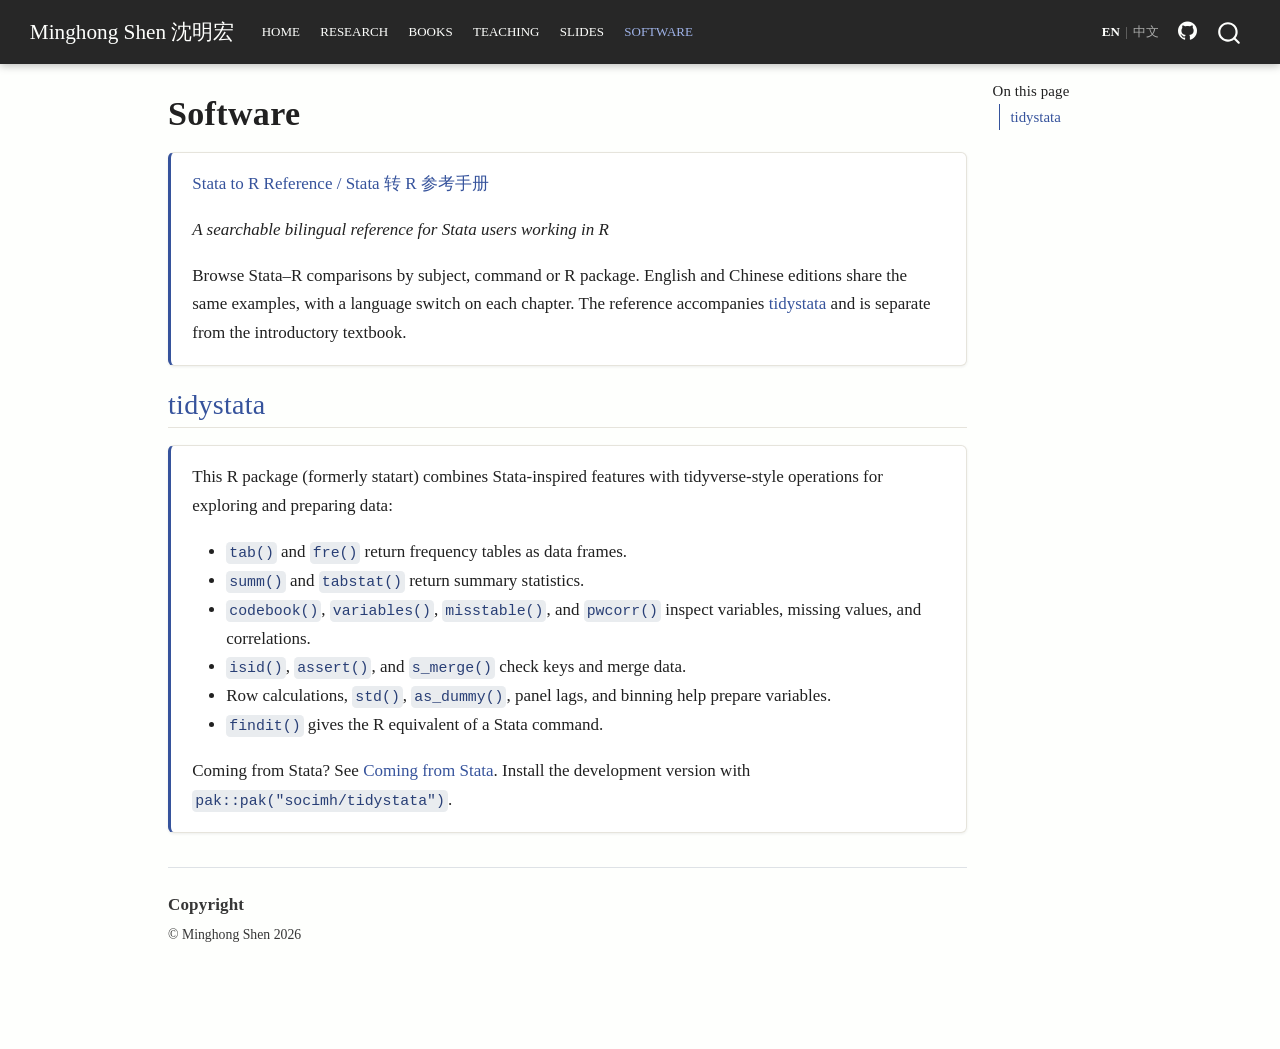
<file: software.html>
<!DOCTYPE html>
<html xmlns="http://www.w3.org/1999/xhtml" lang="en" xml:lang="en"><head>

<meta charset="utf-8">
<meta name="generator" content="quarto-1.9.38">

<meta name="viewport" content="width=device-width, initial-scale=1.0, user-scalable=yes">


<title>Software – Minghong Shen 沈明宏</title>
<style>
/* Default styles provided by pandoc.
** See https://pandoc.org/MANUAL.html#variables-for-html for config info.
*/
code{white-space: pre-wrap;}
span.smallcaps{font-variant: small-caps;}
div.columns{display: flex; gap: min(4vw, 1.5em);}
div.column{flex: auto; overflow-x: auto;}
div.hanging-indent{margin-left: 1.5em; text-indent: -1.5em;}
ul.task-list{list-style: none;}
ul.task-list li input[type="checkbox"] {
  width: 0.8em;
  margin: 0 0.8em 0.2em -1em; /* quarto-specific, see https://github.com/quarto-dev/quarto-cli/issues/4556 */ 
  vertical-align: middle;
}
</style>


<script src="site_libs/quarto-nav/quarto-nav.js"></script>
<script src="site_libs/quarto-nav/headroom.min.js"></script>
<script src="site_libs/clipboard/clipboard.min.js"></script>
<script src="site_libs/quarto-search/autocomplete.umd.js"></script>
<script src="site_libs/quarto-search/fuse.min.js"></script>
<script src="site_libs/quarto-search/quarto-search.js"></script>
<meta name="quarto:offset" content="./">
<script src="site_libs/quarto-html/quarto.js" type="module"></script>
<script src="site_libs/quarto-html/tabsets/tabsets.js" type="module"></script>
<script src="site_libs/quarto-html/popper.min.js"></script>
<script src="site_libs/quarto-html/tippy.umd.min.js"></script>
<script src="site_libs/quarto-html/anchor.min.js"></script>
<link href="site_libs/quarto-html/tippy.css" rel="stylesheet">
<link href="site_libs/quarto-html/quarto-syntax-highlighting-15634bcf2e68342d4ad2dfa704d543f6.css" rel="stylesheet" id="quarto-text-highlighting-styles">
<script src="site_libs/bootstrap/bootstrap.min.js"></script>
<link href="site_libs/bootstrap/bootstrap-icons.css" rel="stylesheet">
<link href="site_libs/bootstrap/bootstrap-002b9370a7a724b8b92f1a7b45f923db.min.css" rel="stylesheet" append-hash="true" id="quarto-bootstrap" data-mode="light">
<script id="quarto-search-options" type="application/json">{
  "location": "navbar",
  "copy-button": false,
  "collapse-after": 3,
  "panel-placement": "end",
  "type": "overlay",
  "limit": 50,
  "keyboard-shortcut": [
    "f",
    "/",
    "s"
  ],
  "show-item-context": false,
  "language": {
    "search-no-results-text": "No results",
    "search-matching-documents-text": "matching documents",
    "search-copy-link-title": "Copy link to search",
    "search-hide-matches-text": "Hide additional matches",
    "search-more-match-text": "more match in this document",
    "search-more-matches-text": "more matches in this document",
    "search-clear-button-title": "Clear",
    "search-text-placeholder": "",
    "search-detached-cancel-button-title": "Cancel",
    "search-submit-button-title": "Submit",
    "search-label": "Search"
  }
}</script>
<script async="" src="https://www.googletagmanager.com/gtag/js?id=G-N6J255MYS8"></script>

<script type="text/javascript">

window.dataLayer = window.dataLayer || [];
function gtag(){dataLayer.push(arguments);}
gtag('js', new Date());
gtag('config', 'G-N6J255MYS8', { 'anonymize_ip': true});
</script>


</head>

<body class="nav-fixed quarto-light">

<div id="quarto-search-results"></div>
  <header id="quarto-header" class="headroom fixed-top">
    <nav class="navbar navbar-expand-lg " data-bs-theme="dark">
      <div class="navbar-container container-fluid">
      <div class="navbar-brand-container mx-auto">
    <a class="navbar-brand" href="./index.html">
    <span class="navbar-title">Minghong Shen 沈明宏</span>
    </a>
  </div>
            <div id="quarto-search" class="" title="Search"></div>
          <button class="navbar-toggler" type="button" data-bs-toggle="collapse" data-bs-target="#navbarCollapse" aria-controls="navbarCollapse" role="menu" aria-expanded="false" aria-label="Toggle navigation" onclick="if (window.quartoToggleHeadroom) { window.quartoToggleHeadroom(); }">
  <span class="navbar-toggler-icon"></span>
</button>
          <div class="collapse navbar-collapse" id="navbarCollapse">
            <ul class="navbar-nav navbar-nav-scroll me-auto">
  <li class="nav-item">
    <a class="nav-link" href="./index.html"> 
<span class="menu-text">Home</span></a>
  </li>  
  <li class="nav-item">
    <a class="nav-link" href="./research.html"> 
<span class="menu-text">Research</span></a>
  </li>  
  <li class="nav-item">
    <a class="nav-link" href="./books.html"> 
<span class="menu-text">Books</span></a>
  </li>  
  <li class="nav-item">
    <a class="nav-link" href="./teaching.html"> 
<span class="menu-text">Teaching</span></a>
  </li>  
  <li class="nav-item">
    <a class="nav-link" href="./slides.html"> 
<span class="menu-text">Slides</span></a>
  </li>  
  <li class="nav-item">
    <a class="nav-link active" href="./software.html" aria-current="page"> 
<span class="menu-text">Software</span></a>
  </li>  
</ul>
            <ul class="navbar-nav navbar-nav-scroll ms-auto">
  <li class="nav-item">
    <a class="nav-link" href="./zh/index.html"> 
<span class="menu-text">EN | 中文</span></a>
  </li>  
  <li class="nav-item compact">
    <a class="nav-link" href="https://github.com/socimh"> <i class="bi bi-github" role="img" aria-label="GitHub">
</i> 
<span class="menu-text"></span></a>
  </li>  
</ul>
          </div> <!-- /navcollapse -->
            <div class="quarto-navbar-tools">
</div>
      </div> <!-- /container-fluid -->
    </nav>
</header>
<!-- content -->
<div id="quarto-content" class="quarto-container page-columns page-rows-contents page-layout-article page-navbar">
<!-- sidebar -->
<!-- margin-sidebar -->
    <div id="quarto-margin-sidebar" class="sidebar margin-sidebar">
        <nav id="TOC" role="doc-toc" class="toc-active">
    <h2 id="toc-title">On this page</h2>
   
  <ul>
  <li><a href="#tidystata" id="toc-tidystata" class="nav-link active" data-scroll-target="#tidystata">tidystata</a></li>
  </ul>
</nav>
    </div>
<!-- main -->
<main class="content" id="quarto-document-content">

<header id="title-block-header" class="quarto-title-block default">
<div class="quarto-title">
<h1 class="title">Software</h1>
</div>



<div class="quarto-title-meta">

    
  
    
  </div>
  


</header>


<!-- stata-to-r-reference -->
<div class="entry-card">
<p><a href="stata-to-r/index.html">Stata to R Reference / Stata 转 R 参考手册</a></p>
<p><em>A searchable bilingual reference for Stata users working in R</em></p>
<p>Browse Stata–R comparisons by subject, command or R package. English and Chinese editions share the same examples, with a language switch on each chapter. The reference accompanies <a href="https://socimh.github.io/tidystata/">tidystata</a> and is separate from the introductory textbook.</p>
</div>
<section id="tidystata" class="level2">
<h2 class="anchored" data-anchor-id="tidystata"><a href="https://socimh.github.io/tidystata/">tidystata</a></h2>
<div class="entry-card">
<p>This R package (formerly statart) combines Stata-inspired features with tidyverse-style operations for exploring and preparing data:</p>
<ul>
<li><code>tab()</code> and <code>fre()</code> return frequency tables as data frames.</li>
<li><code>summ()</code> and <code>tabstat()</code> return summary statistics.</li>
<li><code>codebook()</code>, <code>variables()</code>, <code>misstable()</code>, and <code>pwcorr()</code> inspect variables, missing values, and correlations.</li>
<li><code>isid()</code>, <code>assert()</code>, and <code>s_merge()</code> check keys and merge data.</li>
<li>Row calculations, <code>std()</code>, <code>as_dummy()</code>, panel lags, and binning help prepare variables.</li>
<li><code>findit()</code> gives the R equivalent of a Stata command.</li>
</ul>
<p>Coming from Stata? See <a href="https://socimh.github.io/tidystata/articles/coming-from-stata.html">Coming from Stata</a>. Install the development version with <code>pak::pak("socimh/tidystata")</code>.</p>
</div>


</section>

<div id="quarto-appendix" class="default"><section class="quarto-appendix-contents" id="quarto-copyright"><h2 class="anchored quarto-appendix-heading">Copyright</h2><div class="quarto-appendix-contents"><div>© Minghong Shen 2026</div></div></section></div></main> <!-- /main -->
<script src="assets/reveal.js"></script>

<script src="assets/lang-toggle.js"></script>
<script id="quarto-html-after-body" type="application/javascript">
  window.document.addEventListener("DOMContentLoaded", function (event) {
    const icon = "";
    const anchorJS = new window.AnchorJS();
    anchorJS.options = {
      placement: 'right',
      icon: icon
    };
    anchorJS.add('.anchored');
    const isCodeAnnotation = (el) => {
      for (const clz of el.classList) {
        if (clz.startsWith('code-annotation-')) {                     
          return true;
        }
      }
      return false;
    }
    const onCopySuccess = function(e) {
      // button target
      const button = e.trigger;
      // don't keep focus
      button.blur();
      // flash "checked"
      button.classList.add('code-copy-button-checked');
      var currentTitle = button.getAttribute("title");
      button.setAttribute("title", "Copied!");
      let tooltip;
      if (window.bootstrap) {
        button.setAttribute("data-bs-toggle", "tooltip");
        button.setAttribute("data-bs-placement", "left");
        button.setAttribute("data-bs-title", "Copied!");
        tooltip = new bootstrap.Tooltip(button, 
          { trigger: "manual", 
            customClass: "code-copy-button-tooltip",
            offset: [0, -8]});
        tooltip.show();    
      }
      setTimeout(function() {
        if (tooltip) {
          tooltip.hide();
          button.removeAttribute("data-bs-title");
          button.removeAttribute("data-bs-toggle");
          button.removeAttribute("data-bs-placement");
        }
        button.setAttribute("title", currentTitle);
        button.classList.remove('code-copy-button-checked');
      }, 1000);
      // clear code selection
      e.clearSelection();
    }
    const getTextToCopy = function(trigger) {
      const outerScaffold = trigger.parentElement.cloneNode(true);
      const codeEl = outerScaffold.querySelector('code');
      for (const childEl of codeEl.children) {
        if (isCodeAnnotation(childEl)) {
          childEl.remove();
        }
      }
      return codeEl.innerText;
    }
    const clipboard = new window.ClipboardJS('.code-copy-button:not([data-in-quarto-modal])', {
      text: getTextToCopy
    });
    clipboard.on('success', onCopySuccess);
    if (window.document.getElementById('quarto-embedded-source-code-modal')) {
      const clipboardModal = new window.ClipboardJS('.code-copy-button[data-in-quarto-modal]', {
        text: getTextToCopy,
        container: window.document.getElementById('quarto-embedded-source-code-modal')
      });
      clipboardModal.on('success', onCopySuccess);
    }
      var localhostRegex = new RegExp(/^(?:http|https):\/\/localhost\:?[0-9]*\//);
      var mailtoRegex = new RegExp(/^mailto:/);
        var filterRegex = new RegExp('/' + window.location.host + '/');
      var isInternal = (href) => {
          return filterRegex.test(href) || localhostRegex.test(href) || mailtoRegex.test(href);
      }
      // Inspect non-navigation links and adorn them if external
     var links = window.document.querySelectorAll('a[href]:not(.nav-link):not(.navbar-brand):not(.toc-action):not(.sidebar-link):not(.sidebar-item-toggle):not(.pagination-link):not(.no-external):not([aria-hidden]):not(.dropdown-item):not(.quarto-navigation-tool):not(.about-link)');
      for (var i=0; i<links.length; i++) {
        const link = links[i];
        if (!isInternal(link.href)) {
          // undo the damage that might have been done by quarto-nav.js in the case of
          // links that we want to consider external
          if (link.dataset.originalHref !== undefined) {
            link.href = link.dataset.originalHref;
          }
        }
      }
    function tippyHover(el, contentFn, onTriggerFn, onUntriggerFn) {
      const config = {
        allowHTML: true,
        maxWidth: 500,
        delay: 100,
        arrow: false,
        appendTo: function(el) {
            return el.parentElement;
        },
        interactive: true,
        interactiveBorder: 10,
        theme: 'quarto',
        placement: 'bottom-start',
      };
      if (contentFn) {
        config.content = contentFn;
      }
      if (onTriggerFn) {
        config.onTrigger = onTriggerFn;
      }
      if (onUntriggerFn) {
        config.onUntrigger = onUntriggerFn;
      }
      window.tippy(el, config); 
    }
    const noterefs = window.document.querySelectorAll('a[role="doc-noteref"]');
    for (var i=0; i<noterefs.length; i++) {
      const ref = noterefs[i];
      tippyHover(ref, function() {
        // use id or data attribute instead here
        let href = ref.getAttribute('data-footnote-href') || ref.getAttribute('href');
        try { href = new URL(href).hash; } catch {}
        const id = href.replace(/^#\/?/, "");
        const note = window.document.getElementById(id);
        if (note) {
          return note.innerHTML;
        } else {
          return "";
        }
      });
    }
    const xrefs = window.document.querySelectorAll('a.quarto-xref');
    const processXRef = (id, note) => {
      // Strip column container classes
      const stripColumnClz = (el) => {
        el.classList.remove("page-full", "page-columns");
        if (el.children) {
          for (const child of el.children) {
            stripColumnClz(child);
          }
        }
      }
      stripColumnClz(note)
      if (id === null || id.startsWith('sec-')) {
        // Special case sections, only their first couple elements
        const container = document.createElement("div");
        if (note.children && note.children.length > 2) {
          container.appendChild(note.children[0].cloneNode(true));
          for (let i = 1; i < note.children.length; i++) {
            const child = note.children[i];
            if (child.tagName === "P" && child.innerText === "") {
              continue;
            } else {
              container.appendChild(child.cloneNode(true));
              break;
            }
          }
          if (window.Quarto?.typesetMath) {
            window.Quarto.typesetMath(container);
          }
          return container.innerHTML
        } else {
          if (window.Quarto?.typesetMath) {
            window.Quarto.typesetMath(note);
          }
          return note.innerHTML;
        }
      } else {
        // Remove any anchor links if they are present
        const anchorLink = note.querySelector('a.anchorjs-link');
        if (anchorLink) {
          anchorLink.remove();
        }
        if (window.Quarto?.typesetMath) {
          window.Quarto.typesetMath(note);
        }
        if (note.classList.contains("callout")) {
          return note.outerHTML;
        } else {
          return note.innerHTML;
        }
      }
    }
    for (var i=0; i<xrefs.length; i++) {
      const xref = xrefs[i];
      tippyHover(xref, undefined, function(instance) {
        instance.disable();
        let url = xref.getAttribute('href');
        let hash = undefined; 
        if (url.startsWith('#')) {
          hash = url;
        } else {
          try { hash = new URL(url).hash; } catch {}
        }
        if (hash) {
          const id = hash.replace(/^#\/?/, "");
          const note = window.document.getElementById(id);
          if (note !== null) {
            try {
              const html = processXRef(id, note.cloneNode(true));
              instance.setContent(html);
            } finally {
              instance.enable();
              instance.show();
            }
          } else {
            // See if we can fetch this
            fetch(url.split('#')[0])
            .then(res => res.text())
            .then(html => {
              const parser = new DOMParser();
              const htmlDoc = parser.parseFromString(html, "text/html");
              const note = htmlDoc.getElementById(id);
              if (note !== null) {
                const html = processXRef(id, note);
                instance.setContent(html);
              } 
            }).finally(() => {
              instance.enable();
              instance.show();
            });
          }
        } else {
          // See if we can fetch a full url (with no hash to target)
          // This is a special case and we should probably do some content thinning / targeting
          fetch(url)
          .then(res => res.text())
          .then(html => {
            const parser = new DOMParser();
            const htmlDoc = parser.parseFromString(html, "text/html");
            const note = htmlDoc.querySelector('main.content');
            if (note !== null) {
              // This should only happen for chapter cross references
              // (since there is no id in the URL)
              // remove the first header
              if (note.children.length > 0 && note.children[0].tagName === "HEADER") {
                note.children[0].remove();
              }
              const html = processXRef(null, note);
              instance.setContent(html);
            } 
          }).finally(() => {
            instance.enable();
            instance.show();
          });
        }
      }, function(instance) {
      });
    }
        let selectedAnnoteEl;
        const selectorForAnnotation = ( cell, annotation) => {
          let cellAttr = 'data-code-cell="' + cell + '"';
          let lineAttr = 'data-code-annotation="' +  annotation + '"';
          const selector = 'span[' + cellAttr + '][' + lineAttr + ']';
          return selector;
        }
        const selectCodeLines = (annoteEl) => {
          const doc = window.document;
          const targetCell = annoteEl.getAttribute("data-target-cell");
          const targetAnnotation = annoteEl.getAttribute("data-target-annotation");
          const annoteSpan = window.document.querySelector(selectorForAnnotation(targetCell, targetAnnotation));
          const lines = annoteSpan.getAttribute("data-code-lines").split(",");
          const lineIds = lines.map((line) => {
            return targetCell + "-" + line;
          })
          let top = null;
          let height = null;
          let parent = null;
          if (lineIds.length > 0) {
              //compute the position of the single el (top and bottom and make a div)
              const el = window.document.getElementById(lineIds[0]);
              top = el.offsetTop;
              height = el.offsetHeight;
              parent = el.parentElement.parentElement;
            if (lineIds.length > 1) {
              const lastEl = window.document.getElementById(lineIds[lineIds.length - 1]);
              const bottom = lastEl.offsetTop + lastEl.offsetHeight;
              height = bottom - top;
            }
            if (top !== null && height !== null && parent !== null) {
              // cook up a div (if necessary) and position it 
              let div = window.document.getElementById("code-annotation-line-highlight");
              if (div === null) {
                div = window.document.createElement("div");
                div.setAttribute("id", "code-annotation-line-highlight");
                div.style.position = 'absolute';
                parent.appendChild(div);
              }
              div.style.top = top - 2 + "px";
              div.style.height = height + 4 + "px";
              div.style.left = 0;
              let gutterDiv = window.document.getElementById("code-annotation-line-highlight-gutter");
              if (gutterDiv === null) {
                gutterDiv = window.document.createElement("div");
                gutterDiv.setAttribute("id", "code-annotation-line-highlight-gutter");
                gutterDiv.style.position = 'absolute';
                const codeCell = window.document.getElementById(targetCell);
                const gutter = codeCell.querySelector('.code-annotation-gutter');
                gutter.appendChild(gutterDiv);
              }
              gutterDiv.style.top = top - 2 + "px";
              gutterDiv.style.height = height + 4 + "px";
            }
            selectedAnnoteEl = annoteEl;
          }
        };
        const unselectCodeLines = () => {
          const elementsIds = ["code-annotation-line-highlight", "code-annotation-line-highlight-gutter"];
          elementsIds.forEach((elId) => {
            const div = window.document.getElementById(elId);
            if (div) {
              div.remove();
            }
          });
          selectedAnnoteEl = undefined;
        };
          // Handle positioning of the toggle
      window.addEventListener(
        "resize",
        throttle(() => {
          elRect = undefined;
          if (selectedAnnoteEl) {
            selectCodeLines(selectedAnnoteEl);
          }
        }, 10)
      );
      function throttle(fn, ms) {
      let throttle = false;
      let timer;
        return (...args) => {
          if(!throttle) { // first call gets through
              fn.apply(this, args);
              throttle = true;
          } else { // all the others get throttled
              if(timer) clearTimeout(timer); // cancel #2
              timer = setTimeout(() => {
                fn.apply(this, args);
                timer = throttle = false;
              }, ms);
          }
        };
      }
        // Attach click handler to the DT
        const annoteDls = window.document.querySelectorAll('dt[data-target-cell]');
        for (const annoteDlNode of annoteDls) {
          annoteDlNode.addEventListener('click', (event) => {
            const clickedEl = event.target;
            if (clickedEl !== selectedAnnoteEl) {
              unselectCodeLines();
              const activeEl = window.document.querySelector('dt[data-target-cell].code-annotation-active');
              if (activeEl) {
                activeEl.classList.remove('code-annotation-active');
              }
              selectCodeLines(clickedEl);
              clickedEl.classList.add('code-annotation-active');
            } else {
              // Unselect the line
              unselectCodeLines();
              clickedEl.classList.remove('code-annotation-active');
            }
          });
        }
    const findCites = (el) => {
      const parentEl = el.parentElement;
      if (parentEl) {
        const cites = parentEl.dataset.cites;
        if (cites) {
          return {
            el,
            cites: cites.split(' ')
          };
        } else {
          return findCites(el.parentElement)
        }
      } else {
        return undefined;
      }
    };
    var bibliorefs = window.document.querySelectorAll('a[role="doc-biblioref"]');
    for (var i=0; i<bibliorefs.length; i++) {
      const ref = bibliorefs[i];
      const citeInfo = findCites(ref);
      if (citeInfo) {
        tippyHover(citeInfo.el, function() {
          var popup = window.document.createElement('div');
          citeInfo.cites.forEach(function(cite) {
            var citeDiv = window.document.createElement('div');
            citeDiv.classList.add('hanging-indent');
            citeDiv.classList.add('csl-entry');
            var biblioDiv = window.document.getElementById('ref-' + cite);
            if (biblioDiv) {
              citeDiv.innerHTML = biblioDiv.innerHTML;
            }
            popup.appendChild(citeDiv);
          });
          return popup.innerHTML;
        });
      }
    }
  });
  </script>
</div> <!-- /content -->




</body></html>
</file>
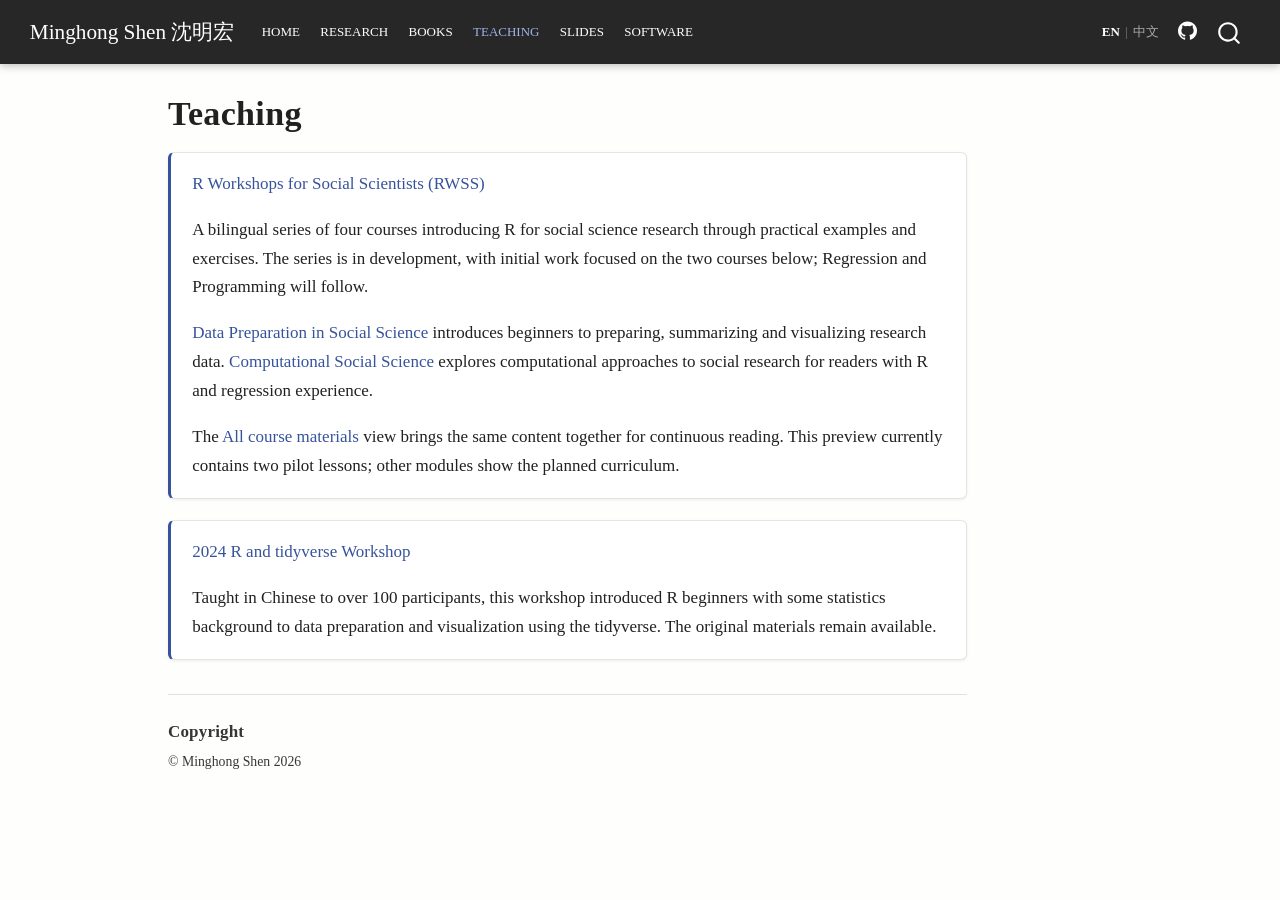
<file: teaching.html>
<!DOCTYPE html>
<html xmlns="http://www.w3.org/1999/xhtml" lang="en" xml:lang="en"><head>

<meta charset="utf-8">
<meta name="generator" content="quarto-1.9.38">

<meta name="viewport" content="width=device-width, initial-scale=1.0, user-scalable=yes">


<title>Teaching – Minghong Shen 沈明宏</title>
<style>
/* Default styles provided by pandoc.
** See https://pandoc.org/MANUAL.html#variables-for-html for config info.
*/
code{white-space: pre-wrap;}
span.smallcaps{font-variant: small-caps;}
div.columns{display: flex; gap: min(4vw, 1.5em);}
div.column{flex: auto; overflow-x: auto;}
div.hanging-indent{margin-left: 1.5em; text-indent: -1.5em;}
ul.task-list{list-style: none;}
ul.task-list li input[type="checkbox"] {
  width: 0.8em;
  margin: 0 0.8em 0.2em -1em; /* quarto-specific, see https://github.com/quarto-dev/quarto-cli/issues/4556 */ 
  vertical-align: middle;
}
</style>


<script src="site_libs/quarto-nav/quarto-nav.js"></script>
<script src="site_libs/quarto-nav/headroom.min.js"></script>
<script src="site_libs/clipboard/clipboard.min.js"></script>
<script src="site_libs/quarto-search/autocomplete.umd.js"></script>
<script src="site_libs/quarto-search/fuse.min.js"></script>
<script src="site_libs/quarto-search/quarto-search.js"></script>
<meta name="quarto:offset" content="./">
<script src="site_libs/quarto-html/quarto.js" type="module"></script>
<script src="site_libs/quarto-html/tabsets/tabsets.js" type="module"></script>
<script src="site_libs/quarto-html/popper.min.js"></script>
<script src="site_libs/quarto-html/tippy.umd.min.js"></script>
<script src="site_libs/quarto-html/anchor.min.js"></script>
<link href="site_libs/quarto-html/tippy.css" rel="stylesheet">
<link href="site_libs/quarto-html/quarto-syntax-highlighting-15634bcf2e68342d4ad2dfa704d543f6.css" rel="stylesheet" id="quarto-text-highlighting-styles">
<script src="site_libs/bootstrap/bootstrap.min.js"></script>
<link href="site_libs/bootstrap/bootstrap-icons.css" rel="stylesheet">
<link href="site_libs/bootstrap/bootstrap-002b9370a7a724b8b92f1a7b45f923db.min.css" rel="stylesheet" append-hash="true" id="quarto-bootstrap" data-mode="light">
<script id="quarto-search-options" type="application/json">{
  "location": "navbar",
  "copy-button": false,
  "collapse-after": 3,
  "panel-placement": "end",
  "type": "overlay",
  "limit": 50,
  "keyboard-shortcut": [
    "f",
    "/",
    "s"
  ],
  "show-item-context": false,
  "language": {
    "search-no-results-text": "No results",
    "search-matching-documents-text": "matching documents",
    "search-copy-link-title": "Copy link to search",
    "search-hide-matches-text": "Hide additional matches",
    "search-more-match-text": "more match in this document",
    "search-more-matches-text": "more matches in this document",
    "search-clear-button-title": "Clear",
    "search-text-placeholder": "",
    "search-detached-cancel-button-title": "Cancel",
    "search-submit-button-title": "Submit",
    "search-label": "Search"
  }
}</script>
<script async="" src="https://www.googletagmanager.com/gtag/js?id=G-N6J255MYS8"></script>

<script type="text/javascript">

window.dataLayer = window.dataLayer || [];
function gtag(){dataLayer.push(arguments);}
gtag('js', new Date());
gtag('config', 'G-N6J255MYS8', { 'anonymize_ip': true});
</script>


</head>

<body class="nav-fixed quarto-light">

<div id="quarto-search-results"></div>
  <header id="quarto-header" class="headroom fixed-top">
    <nav class="navbar navbar-expand-lg " data-bs-theme="dark">
      <div class="navbar-container container-fluid">
      <div class="navbar-brand-container mx-auto">
    <a class="navbar-brand" href="./index.html">
    <span class="navbar-title">Minghong Shen 沈明宏</span>
    </a>
  </div>
            <div id="quarto-search" class="" title="Search"></div>
          <button class="navbar-toggler" type="button" data-bs-toggle="collapse" data-bs-target="#navbarCollapse" aria-controls="navbarCollapse" role="menu" aria-expanded="false" aria-label="Toggle navigation" onclick="if (window.quartoToggleHeadroom) { window.quartoToggleHeadroom(); }">
  <span class="navbar-toggler-icon"></span>
</button>
          <div class="collapse navbar-collapse" id="navbarCollapse">
            <ul class="navbar-nav navbar-nav-scroll me-auto">
  <li class="nav-item">
    <a class="nav-link" href="./index.html"> 
<span class="menu-text">Home</span></a>
  </li>  
  <li class="nav-item">
    <a class="nav-link" href="./research.html"> 
<span class="menu-text">Research</span></a>
  </li>  
  <li class="nav-item">
    <a class="nav-link" href="./books.html"> 
<span class="menu-text">Books</span></a>
  </li>  
  <li class="nav-item">
    <a class="nav-link active" href="./teaching.html" aria-current="page"> 
<span class="menu-text">Teaching</span></a>
  </li>  
  <li class="nav-item">
    <a class="nav-link" href="./slides.html"> 
<span class="menu-text">Slides</span></a>
  </li>  
  <li class="nav-item">
    <a class="nav-link" href="./software.html"> 
<span class="menu-text">Software</span></a>
  </li>  
</ul>
            <ul class="navbar-nav navbar-nav-scroll ms-auto">
  <li class="nav-item">
    <a class="nav-link" href="./zh/index.html"> 
<span class="menu-text">EN | 中文</span></a>
  </li>  
  <li class="nav-item compact">
    <a class="nav-link" href="https://github.com/socimh"> <i class="bi bi-github" role="img" aria-label="GitHub">
</i> 
<span class="menu-text"></span></a>
  </li>  
</ul>
          </div> <!-- /navcollapse -->
            <div class="quarto-navbar-tools">
</div>
      </div> <!-- /container-fluid -->
    </nav>
</header>
<!-- content -->
<div id="quarto-content" class="quarto-container page-columns page-rows-contents page-layout-article page-navbar">
<!-- sidebar -->
<!-- margin-sidebar -->
    <div id="quarto-margin-sidebar" class="sidebar margin-sidebar zindex-bottom">
        
    </div>
<!-- main -->
<main class="content" id="quarto-document-content">

<header id="title-block-header" class="quarto-title-block default">
<div class="quarto-title">
<h1 class="title">Teaching</h1>
</div>



<div class="quarto-title-meta">

    
  
    
  </div>
  


</header>


<div class="entry-card">
<p><a href="workshops/en/index.html">R Workshops for Social Scientists (RWSS)</a></p>
<p>A bilingual series of four courses introducing R for social science research through practical examples and exercises. The series is in development, with initial work focused on the two courses below; Regression and Programming will follow.</p>
<p><a href="workshops/en/course01.html">Data Preparation in Social Science</a> introduces beginners to preparing, summarizing and visualizing research data. <a href="workshops/en/course03.html">Computational Social Science</a> explores computational approaches to social research for readers with R and regression experience.</p>
<p>The <a href="workshops/en/full.html">All course materials</a> view brings the same content together for continuous reading. This preview currently contains two pilot lessons; other modules show the planned curriculum.</p>
</div>
<div class="entry-card">
<p><a href="https://socimh.github.io/2024-Summer-R-Workshop/">2024 R and tidyverse Workshop</a></p>
<p>Taught in Chinese to over 100 participants, this workshop introduced R beginners with some statistics background to data preparation and visualization using the tidyverse. The original materials remain available.</p>
</div>



<div id="quarto-appendix" class="default"><section class="quarto-appendix-contents" id="quarto-copyright"><h2 class="anchored quarto-appendix-heading">Copyright</h2><div class="quarto-appendix-contents"><div>© Minghong Shen 2026</div></div></section></div></main> <!-- /main -->
<script src="assets/reveal.js"></script>

<script src="assets/lang-toggle.js"></script>
<script id="quarto-html-after-body" type="application/javascript">
  window.document.addEventListener("DOMContentLoaded", function (event) {
    const icon = "";
    const anchorJS = new window.AnchorJS();
    anchorJS.options = {
      placement: 'right',
      icon: icon
    };
    anchorJS.add('.anchored');
    const isCodeAnnotation = (el) => {
      for (const clz of el.classList) {
        if (clz.startsWith('code-annotation-')) {                     
          return true;
        }
      }
      return false;
    }
    const onCopySuccess = function(e) {
      // button target
      const button = e.trigger;
      // don't keep focus
      button.blur();
      // flash "checked"
      button.classList.add('code-copy-button-checked');
      var currentTitle = button.getAttribute("title");
      button.setAttribute("title", "Copied!");
      let tooltip;
      if (window.bootstrap) {
        button.setAttribute("data-bs-toggle", "tooltip");
        button.setAttribute("data-bs-placement", "left");
        button.setAttribute("data-bs-title", "Copied!");
        tooltip = new bootstrap.Tooltip(button, 
          { trigger: "manual", 
            customClass: "code-copy-button-tooltip",
            offset: [0, -8]});
        tooltip.show();    
      }
      setTimeout(function() {
        if (tooltip) {
          tooltip.hide();
          button.removeAttribute("data-bs-title");
          button.removeAttribute("data-bs-toggle");
          button.removeAttribute("data-bs-placement");
        }
        button.setAttribute("title", currentTitle);
        button.classList.remove('code-copy-button-checked');
      }, 1000);
      // clear code selection
      e.clearSelection();
    }
    const getTextToCopy = function(trigger) {
      const outerScaffold = trigger.parentElement.cloneNode(true);
      const codeEl = outerScaffold.querySelector('code');
      for (const childEl of codeEl.children) {
        if (isCodeAnnotation(childEl)) {
          childEl.remove();
        }
      }
      return codeEl.innerText;
    }
    const clipboard = new window.ClipboardJS('.code-copy-button:not([data-in-quarto-modal])', {
      text: getTextToCopy
    });
    clipboard.on('success', onCopySuccess);
    if (window.document.getElementById('quarto-embedded-source-code-modal')) {
      const clipboardModal = new window.ClipboardJS('.code-copy-button[data-in-quarto-modal]', {
        text: getTextToCopy,
        container: window.document.getElementById('quarto-embedded-source-code-modal')
      });
      clipboardModal.on('success', onCopySuccess);
    }
      var localhostRegex = new RegExp(/^(?:http|https):\/\/localhost\:?[0-9]*\//);
      var mailtoRegex = new RegExp(/^mailto:/);
        var filterRegex = new RegExp('/' + window.location.host + '/');
      var isInternal = (href) => {
          return filterRegex.test(href) || localhostRegex.test(href) || mailtoRegex.test(href);
      }
      // Inspect non-navigation links and adorn them if external
     var links = window.document.querySelectorAll('a[href]:not(.nav-link):not(.navbar-brand):not(.toc-action):not(.sidebar-link):not(.sidebar-item-toggle):not(.pagination-link):not(.no-external):not([aria-hidden]):not(.dropdown-item):not(.quarto-navigation-tool):not(.about-link)');
      for (var i=0; i<links.length; i++) {
        const link = links[i];
        if (!isInternal(link.href)) {
          // undo the damage that might have been done by quarto-nav.js in the case of
          // links that we want to consider external
          if (link.dataset.originalHref !== undefined) {
            link.href = link.dataset.originalHref;
          }
        }
      }
    function tippyHover(el, contentFn, onTriggerFn, onUntriggerFn) {
      const config = {
        allowHTML: true,
        maxWidth: 500,
        delay: 100,
        arrow: false,
        appendTo: function(el) {
            return el.parentElement;
        },
        interactive: true,
        interactiveBorder: 10,
        theme: 'quarto',
        placement: 'bottom-start',
      };
      if (contentFn) {
        config.content = contentFn;
      }
      if (onTriggerFn) {
        config.onTrigger = onTriggerFn;
      }
      if (onUntriggerFn) {
        config.onUntrigger = onUntriggerFn;
      }
      window.tippy(el, config); 
    }
    const noterefs = window.document.querySelectorAll('a[role="doc-noteref"]');
    for (var i=0; i<noterefs.length; i++) {
      const ref = noterefs[i];
      tippyHover(ref, function() {
        // use id or data attribute instead here
        let href = ref.getAttribute('data-footnote-href') || ref.getAttribute('href');
        try { href = new URL(href).hash; } catch {}
        const id = href.replace(/^#\/?/, "");
        const note = window.document.getElementById(id);
        if (note) {
          return note.innerHTML;
        } else {
          return "";
        }
      });
    }
    const xrefs = window.document.querySelectorAll('a.quarto-xref');
    const processXRef = (id, note) => {
      // Strip column container classes
      const stripColumnClz = (el) => {
        el.classList.remove("page-full", "page-columns");
        if (el.children) {
          for (const child of el.children) {
            stripColumnClz(child);
          }
        }
      }
      stripColumnClz(note)
      if (id === null || id.startsWith('sec-')) {
        // Special case sections, only their first couple elements
        const container = document.createElement("div");
        if (note.children && note.children.length > 2) {
          container.appendChild(note.children[0].cloneNode(true));
          for (let i = 1; i < note.children.length; i++) {
            const child = note.children[i];
            if (child.tagName === "P" && child.innerText === "") {
              continue;
            } else {
              container.appendChild(child.cloneNode(true));
              break;
            }
          }
          if (window.Quarto?.typesetMath) {
            window.Quarto.typesetMath(container);
          }
          return container.innerHTML
        } else {
          if (window.Quarto?.typesetMath) {
            window.Quarto.typesetMath(note);
          }
          return note.innerHTML;
        }
      } else {
        // Remove any anchor links if they are present
        const anchorLink = note.querySelector('a.anchorjs-link');
        if (anchorLink) {
          anchorLink.remove();
        }
        if (window.Quarto?.typesetMath) {
          window.Quarto.typesetMath(note);
        }
        if (note.classList.contains("callout")) {
          return note.outerHTML;
        } else {
          return note.innerHTML;
        }
      }
    }
    for (var i=0; i<xrefs.length; i++) {
      const xref = xrefs[i];
      tippyHover(xref, undefined, function(instance) {
        instance.disable();
        let url = xref.getAttribute('href');
        let hash = undefined; 
        if (url.startsWith('#')) {
          hash = url;
        } else {
          try { hash = new URL(url).hash; } catch {}
        }
        if (hash) {
          const id = hash.replace(/^#\/?/, "");
          const note = window.document.getElementById(id);
          if (note !== null) {
            try {
              const html = processXRef(id, note.cloneNode(true));
              instance.setContent(html);
            } finally {
              instance.enable();
              instance.show();
            }
          } else {
            // See if we can fetch this
            fetch(url.split('#')[0])
            .then(res => res.text())
            .then(html => {
              const parser = new DOMParser();
              const htmlDoc = parser.parseFromString(html, "text/html");
              const note = htmlDoc.getElementById(id);
              if (note !== null) {
                const html = processXRef(id, note);
                instance.setContent(html);
              } 
            }).finally(() => {
              instance.enable();
              instance.show();
            });
          }
        } else {
          // See if we can fetch a full url (with no hash to target)
          // This is a special case and we should probably do some content thinning / targeting
          fetch(url)
          .then(res => res.text())
          .then(html => {
            const parser = new DOMParser();
            const htmlDoc = parser.parseFromString(html, "text/html");
            const note = htmlDoc.querySelector('main.content');
            if (note !== null) {
              // This should only happen for chapter cross references
              // (since there is no id in the URL)
              // remove the first header
              if (note.children.length > 0 && note.children[0].tagName === "HEADER") {
                note.children[0].remove();
              }
              const html = processXRef(null, note);
              instance.setContent(html);
            } 
          }).finally(() => {
            instance.enable();
            instance.show();
          });
        }
      }, function(instance) {
      });
    }
        let selectedAnnoteEl;
        const selectorForAnnotation = ( cell, annotation) => {
          let cellAttr = 'data-code-cell="' + cell + '"';
          let lineAttr = 'data-code-annotation="' +  annotation + '"';
          const selector = 'span[' + cellAttr + '][' + lineAttr + ']';
          return selector;
        }
        const selectCodeLines = (annoteEl) => {
          const doc = window.document;
          const targetCell = annoteEl.getAttribute("data-target-cell");
          const targetAnnotation = annoteEl.getAttribute("data-target-annotation");
          const annoteSpan = window.document.querySelector(selectorForAnnotation(targetCell, targetAnnotation));
          const lines = annoteSpan.getAttribute("data-code-lines").split(",");
          const lineIds = lines.map((line) => {
            return targetCell + "-" + line;
          })
          let top = null;
          let height = null;
          let parent = null;
          if (lineIds.length > 0) {
              //compute the position of the single el (top and bottom and make a div)
              const el = window.document.getElementById(lineIds[0]);
              top = el.offsetTop;
              height = el.offsetHeight;
              parent = el.parentElement.parentElement;
            if (lineIds.length > 1) {
              const lastEl = window.document.getElementById(lineIds[lineIds.length - 1]);
              const bottom = lastEl.offsetTop + lastEl.offsetHeight;
              height = bottom - top;
            }
            if (top !== null && height !== null && parent !== null) {
              // cook up a div (if necessary) and position it 
              let div = window.document.getElementById("code-annotation-line-highlight");
              if (div === null) {
                div = window.document.createElement("div");
                div.setAttribute("id", "code-annotation-line-highlight");
                div.style.position = 'absolute';
                parent.appendChild(div);
              }
              div.style.top = top - 2 + "px";
              div.style.height = height + 4 + "px";
              div.style.left = 0;
              let gutterDiv = window.document.getElementById("code-annotation-line-highlight-gutter");
              if (gutterDiv === null) {
                gutterDiv = window.document.createElement("div");
                gutterDiv.setAttribute("id", "code-annotation-line-highlight-gutter");
                gutterDiv.style.position = 'absolute';
                const codeCell = window.document.getElementById(targetCell);
                const gutter = codeCell.querySelector('.code-annotation-gutter');
                gutter.appendChild(gutterDiv);
              }
              gutterDiv.style.top = top - 2 + "px";
              gutterDiv.style.height = height + 4 + "px";
            }
            selectedAnnoteEl = annoteEl;
          }
        };
        const unselectCodeLines = () => {
          const elementsIds = ["code-annotation-line-highlight", "code-annotation-line-highlight-gutter"];
          elementsIds.forEach((elId) => {
            const div = window.document.getElementById(elId);
            if (div) {
              div.remove();
            }
          });
          selectedAnnoteEl = undefined;
        };
          // Handle positioning of the toggle
      window.addEventListener(
        "resize",
        throttle(() => {
          elRect = undefined;
          if (selectedAnnoteEl) {
            selectCodeLines(selectedAnnoteEl);
          }
        }, 10)
      );
      function throttle(fn, ms) {
      let throttle = false;
      let timer;
        return (...args) => {
          if(!throttle) { // first call gets through
              fn.apply(this, args);
              throttle = true;
          } else { // all the others get throttled
              if(timer) clearTimeout(timer); // cancel #2
              timer = setTimeout(() => {
                fn.apply(this, args);
                timer = throttle = false;
              }, ms);
          }
        };
      }
        // Attach click handler to the DT
        const annoteDls = window.document.querySelectorAll('dt[data-target-cell]');
        for (const annoteDlNode of annoteDls) {
          annoteDlNode.addEventListener('click', (event) => {
            const clickedEl = event.target;
            if (clickedEl !== selectedAnnoteEl) {
              unselectCodeLines();
              const activeEl = window.document.querySelector('dt[data-target-cell].code-annotation-active');
              if (activeEl) {
                activeEl.classList.remove('code-annotation-active');
              }
              selectCodeLines(clickedEl);
              clickedEl.classList.add('code-annotation-active');
            } else {
              // Unselect the line
              unselectCodeLines();
              clickedEl.classList.remove('code-annotation-active');
            }
          });
        }
    const findCites = (el) => {
      const parentEl = el.parentElement;
      if (parentEl) {
        const cites = parentEl.dataset.cites;
        if (cites) {
          return {
            el,
            cites: cites.split(' ')
          };
        } else {
          return findCites(el.parentElement)
        }
      } else {
        return undefined;
      }
    };
    var bibliorefs = window.document.querySelectorAll('a[role="doc-biblioref"]');
    for (var i=0; i<bibliorefs.length; i++) {
      const ref = bibliorefs[i];
      const citeInfo = findCites(ref);
      if (citeInfo) {
        tippyHover(citeInfo.el, function() {
          var popup = window.document.createElement('div');
          citeInfo.cites.forEach(function(cite) {
            var citeDiv = window.document.createElement('div');
            citeDiv.classList.add('hanging-indent');
            citeDiv.classList.add('csl-entry');
            var biblioDiv = window.document.getElementById('ref-' + cite);
            if (biblioDiv) {
              citeDiv.innerHTML = biblioDiv.innerHTML;
            }
            popup.appendChild(citeDiv);
          });
          return popup.innerHTML;
        });
      }
    }
  });
  </script>
</div> <!-- /content -->




</body></html>
</file>
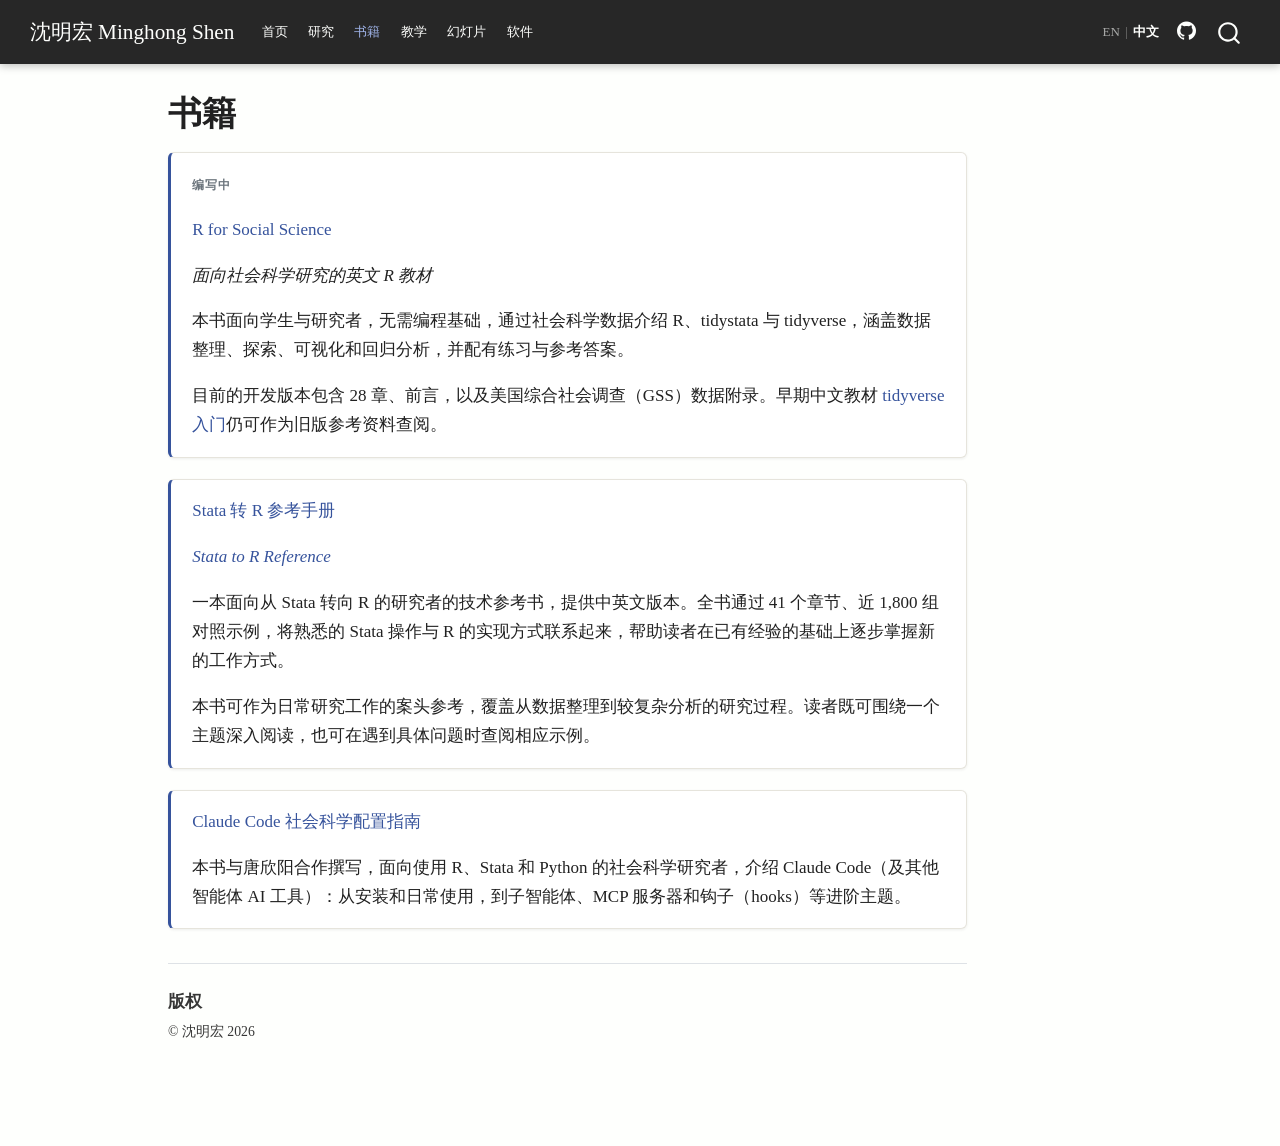
<file: zh/books.html>
<!DOCTYPE html>
<html xmlns="http://www.w3.org/1999/xhtml" lang="zh-Hans" xml:lang="zh-Hans"><head>

<meta charset="utf-8">
<meta name="generator" content="quarto-1.9.38">

<meta name="viewport" content="width=device-width, initial-scale=1.0, user-scalable=yes">


<title>书籍 – 沈明宏 Minghong Shen</title>
<style>
/* Default styles provided by pandoc.
** See https://pandoc.org/MANUAL.html#variables-for-html for config info.
*/
code{white-space: pre-wrap;}
span.smallcaps{font-variant: small-caps;}
div.columns{display: flex; gap: min(4vw, 1.5em);}
div.column{flex: auto; overflow-x: auto;}
div.hanging-indent{margin-left: 1.5em; text-indent: -1.5em;}
ul.task-list{list-style: none;}
ul.task-list li input[type="checkbox"] {
  width: 0.8em;
  margin: 0 0.8em 0.2em -1em; /* quarto-specific, see https://github.com/quarto-dev/quarto-cli/issues/4556 */ 
  vertical-align: middle;
}
</style>


<script src="site_libs/quarto-nav/quarto-nav.js"></script>
<script src="site_libs/quarto-nav/headroom.min.js"></script>
<script src="site_libs/clipboard/clipboard.min.js"></script>
<script src="site_libs/quarto-search/autocomplete.umd.js"></script>
<script src="site_libs/quarto-search/fuse.min.js"></script>
<script src="site_libs/quarto-search/quarto-search.js"></script>
<meta name="quarto:offset" content="./">
<script src="site_libs/quarto-html/quarto.js" type="module"></script>
<script src="site_libs/quarto-html/tabsets/tabsets.js" type="module"></script>
<script src="site_libs/quarto-html/popper.min.js"></script>
<script src="site_libs/quarto-html/tippy.umd.min.js"></script>
<script src="site_libs/quarto-html/anchor.min.js"></script>
<link href="site_libs/quarto-html/tippy.css" rel="stylesheet">
<link href="site_libs/quarto-html/quarto-syntax-highlighting-15634bcf2e68342d4ad2dfa704d543f6.css" rel="stylesheet" id="quarto-text-highlighting-styles">
<script src="site_libs/bootstrap/bootstrap.min.js"></script>
<link href="site_libs/bootstrap/bootstrap-icons.css" rel="stylesheet">
<link href="site_libs/bootstrap/bootstrap-002b9370a7a724b8b92f1a7b45f923db.min.css" rel="stylesheet" append-hash="true" id="quarto-bootstrap" data-mode="light">
<script id="quarto-search-options" type="application/json">{
  "location": "navbar",
  "copy-button": false,
  "collapse-after": 3,
  "panel-placement": "end",
  "type": "overlay",
  "limit": 50,
  "keyboard-shortcut": [
    "f",
    "/",
    "s"
  ],
  "show-item-context": false,
  "language": {
    "search-no-results-text": "没有结果",
    "search-matching-documents-text": "匹配的文档",
    "search-copy-link-title": "复制搜索链接",
    "search-hide-matches-text": "隐藏其它匹配结果",
    "search-more-match-text": "更多匹配结果",
    "search-more-matches-text": "更多匹配结果",
    "search-clear-button-title": "清除",
    "search-text-placeholder": "",
    "search-detached-cancel-button-title": "取消",
    "search-submit-button-title": "提交",
    "search-label": "搜索"
  }
}</script>
<script async="" src="https://www.googletagmanager.com/gtag/js?id=G-N6J255MYS8"></script>

<script type="text/javascript">

window.dataLayer = window.dataLayer || [];
function gtag(){dataLayer.push(arguments);}
gtag('js', new Date());
gtag('config', 'G-N6J255MYS8', { 'anonymize_ip': true});
</script>


</head>

<body class="nav-fixed quarto-light">

<div id="quarto-search-results"></div>
  <header id="quarto-header" class="headroom fixed-top">
    <nav class="navbar navbar-expand-lg " data-bs-theme="dark">
      <div class="navbar-container container-fluid">
      <div class="navbar-brand-container mx-auto">
    <a class="navbar-brand" href="./index.html">
    <span class="navbar-title">沈明宏 Minghong Shen</span>
    </a>
  </div>
            <div id="quarto-search" class="" title="搜索"></div>
          <button class="navbar-toggler" type="button" data-bs-toggle="collapse" data-bs-target="#navbarCollapse" aria-controls="navbarCollapse" role="menu" aria-expanded="false" aria-label="展开或折叠导航栏" onclick="if (window.quartoToggleHeadroom) { window.quartoToggleHeadroom(); }">
  <span class="navbar-toggler-icon"></span>
</button>
          <div class="collapse navbar-collapse" id="navbarCollapse">
            <ul class="navbar-nav navbar-nav-scroll me-auto">
  <li class="nav-item">
    <a class="nav-link" href="./index.html"> 
<span class="menu-text">首页</span></a>
  </li>  
  <li class="nav-item">
    <a class="nav-link" href="./research.html"> 
<span class="menu-text">研究</span></a>
  </li>  
  <li class="nav-item">
    <a class="nav-link active" href="./books.html" aria-current="page"> 
<span class="menu-text">书籍</span></a>
  </li>  
  <li class="nav-item">
    <a class="nav-link" href="./teaching.html"> 
<span class="menu-text">教学</span></a>
  </li>  
  <li class="nav-item">
    <a class="nav-link" href="./slides.html"> 
<span class="menu-text">幻灯片</span></a>
  </li>  
  <li class="nav-item">
    <a class="nav-link" href="./software.html"> 
<span class="menu-text">软件</span></a>
  </li>  
</ul>
            <ul class="navbar-nav navbar-nav-scroll ms-auto">
  <li class="nav-item">
    <a class="nav-link" href="./../index.html"> 
<span class="menu-text">EN | 中文</span></a>
  </li>  
  <li class="nav-item compact">
    <a class="nav-link" href="https://github.com/socimh"> <i class="bi bi-github" role="img" aria-label="GitHub">
</i> 
<span class="menu-text"></span></a>
  </li>  
</ul>
          </div> <!-- /navcollapse -->
            <div class="quarto-navbar-tools">
</div>
      </div> <!-- /container-fluid -->
    </nav>
</header>
<!-- content -->
<div id="quarto-content" class="quarto-container page-columns page-rows-contents page-layout-article page-navbar">
<!-- sidebar -->
<!-- margin-sidebar -->
    <div id="quarto-margin-sidebar" class="sidebar margin-sidebar zindex-bottom">
        
    </div>
<!-- main -->
<main class="content" id="quarto-document-content">

<header id="title-block-header" class="quarto-title-block default">
<div class="quarto-title">
<h1 class="title">书籍</h1>
</div>



<div class="quarto-title-meta">

    
  
    
  </div>
  


</header>


<div class="entry-card">
<p><span class="card-label">编写中</span></p>
<p><a href="https://socimh.github.io/R4SS/">R for Social Science</a></p>
<p><em>面向社会科学研究的英文 R 教材</em></p>
<p>本书面向学生与研究者，无需编程基础，通过社会科学数据介绍 R、tidystata 与 tidyverse，涵盖数据整理、探索、可视化和回归分析，并配有练习与参考答案。</p>
<p>目前的开发版本包含 28 章、前言，以及美国综合社会调查（GSS）数据附录。早期中文教材 <a href="https://socimh.github.io/intro2tidy/">tidyverse 入门</a>仍可作为旧版参考资料查阅。</p>
</div>
<!-- stata-to-r-reference -->
<div class="entry-card">
<p><a href="../stata-to-r/zh/index.html">Stata 转 R 参考手册</a></p>
<p><em><a href="../stata-to-r/index.html">Stata to R Reference</a></em></p>
<p>一本面向从 Stata 转向 R 的研究者的技术参考书，提供中英文版本。全书通过 41 个章节、近 1,800 组对照示例，将熟悉的 Stata 操作与 R 的实现方式联系起来，帮助读者在已有经验的基础上逐步掌握新的工作方式。</p>
<p>本书可作为日常研究工作的案头参考，覆盖从数据整理到较复杂分析的研究过程。读者既可围绕一个主题深入阅读，也可在遇到具体问题时查阅相应示例。</p>
</div>
<div class="entry-card">
<p><a href="https://www.socimh.com/cc-guide/">Claude Code 社会科学配置指南</a></p>
<p>本书与唐欣阳合作撰写，面向使用 R、Stata 和 Python 的社会科学研究者，介绍 Claude Code（及其他智能体 AI 工具）：从安装和日常使用，到子智能体、MCP 服务器和钩子（hooks）等进阶主题。</p>
</div>



<div id="quarto-appendix" class="default"><section class="quarto-appendix-contents" id="quarto-copyright"><h2 class="anchored quarto-appendix-heading">版权</h2><div class="quarto-appendix-contents"><div>© 沈明宏 2026</div></div></section></div></main> <!-- /main -->
<script src="../assets/reveal.js"></script>

<script src="../assets/lang-toggle.js"></script>
<script id="quarto-html-after-body" type="application/javascript">
  window.document.addEventListener("DOMContentLoaded", function (event) {
    const icon = "";
    const anchorJS = new window.AnchorJS();
    anchorJS.options = {
      placement: 'right',
      icon: icon
    };
    anchorJS.add('.anchored');
    const isCodeAnnotation = (el) => {
      for (const clz of el.classList) {
        if (clz.startsWith('code-annotation-')) {                     
          return true;
        }
      }
      return false;
    }
    const onCopySuccess = function(e) {
      // button target
      const button = e.trigger;
      // don't keep focus
      button.blur();
      // flash "checked"
      button.classList.add('code-copy-button-checked');
      var currentTitle = button.getAttribute("title");
      button.setAttribute("title", "已复制");
      let tooltip;
      if (window.bootstrap) {
        button.setAttribute("data-bs-toggle", "tooltip");
        button.setAttribute("data-bs-placement", "left");
        button.setAttribute("data-bs-title", "已复制");
        tooltip = new bootstrap.Tooltip(button, 
          { trigger: "manual", 
            customClass: "code-copy-button-tooltip",
            offset: [0, -8]});
        tooltip.show();    
      }
      setTimeout(function() {
        if (tooltip) {
          tooltip.hide();
          button.removeAttribute("data-bs-title");
          button.removeAttribute("data-bs-toggle");
          button.removeAttribute("data-bs-placement");
        }
        button.setAttribute("title", currentTitle);
        button.classList.remove('code-copy-button-checked');
      }, 1000);
      // clear code selection
      e.clearSelection();
    }
    const getTextToCopy = function(trigger) {
      const outerScaffold = trigger.parentElement.cloneNode(true);
      const codeEl = outerScaffold.querySelector('code');
      for (const childEl of codeEl.children) {
        if (isCodeAnnotation(childEl)) {
          childEl.remove();
        }
      }
      return codeEl.innerText;
    }
    const clipboard = new window.ClipboardJS('.code-copy-button:not([data-in-quarto-modal])', {
      text: getTextToCopy
    });
    clipboard.on('success', onCopySuccess);
    if (window.document.getElementById('quarto-embedded-source-code-modal')) {
      const clipboardModal = new window.ClipboardJS('.code-copy-button[data-in-quarto-modal]', {
        text: getTextToCopy,
        container: window.document.getElementById('quarto-embedded-source-code-modal')
      });
      clipboardModal.on('success', onCopySuccess);
    }
      var localhostRegex = new RegExp(/^(?:http|https):\/\/localhost\:?[0-9]*\//);
      var mailtoRegex = new RegExp(/^mailto:/);
        var filterRegex = new RegExp('/' + window.location.host + '/');
      var isInternal = (href) => {
          return filterRegex.test(href) || localhostRegex.test(href) || mailtoRegex.test(href);
      }
      // Inspect non-navigation links and adorn them if external
     var links = window.document.querySelectorAll('a[href]:not(.nav-link):not(.navbar-brand):not(.toc-action):not(.sidebar-link):not(.sidebar-item-toggle):not(.pagination-link):not(.no-external):not([aria-hidden]):not(.dropdown-item):not(.quarto-navigation-tool):not(.about-link)');
      for (var i=0; i<links.length; i++) {
        const link = links[i];
        if (!isInternal(link.href)) {
          // undo the damage that might have been done by quarto-nav.js in the case of
          // links that we want to consider external
          if (link.dataset.originalHref !== undefined) {
            link.href = link.dataset.originalHref;
          }
        }
      }
    function tippyHover(el, contentFn, onTriggerFn, onUntriggerFn) {
      const config = {
        allowHTML: true,
        maxWidth: 500,
        delay: 100,
        arrow: false,
        appendTo: function(el) {
            return el.parentElement;
        },
        interactive: true,
        interactiveBorder: 10,
        theme: 'quarto',
        placement: 'bottom-start',
      };
      if (contentFn) {
        config.content = contentFn;
      }
      if (onTriggerFn) {
        config.onTrigger = onTriggerFn;
      }
      if (onUntriggerFn) {
        config.onUntrigger = onUntriggerFn;
      }
      window.tippy(el, config); 
    }
    const noterefs = window.document.querySelectorAll('a[role="doc-noteref"]');
    for (var i=0; i<noterefs.length; i++) {
      const ref = noterefs[i];
      tippyHover(ref, function() {
        // use id or data attribute instead here
        let href = ref.getAttribute('data-footnote-href') || ref.getAttribute('href');
        try { href = new URL(href).hash; } catch {}
        const id = href.replace(/^#\/?/, "");
        const note = window.document.getElementById(id);
        if (note) {
          return note.innerHTML;
        } else {
          return "";
        }
      });
    }
    const xrefs = window.document.querySelectorAll('a.quarto-xref');
    const processXRef = (id, note) => {
      // Strip column container classes
      const stripColumnClz = (el) => {
        el.classList.remove("page-full", "page-columns");
        if (el.children) {
          for (const child of el.children) {
            stripColumnClz(child);
          }
        }
      }
      stripColumnClz(note)
      if (id === null || id.startsWith('sec-')) {
        // Special case sections, only their first couple elements
        const container = document.createElement("div");
        if (note.children && note.children.length > 2) {
          container.appendChild(note.children[0].cloneNode(true));
          for (let i = 1; i < note.children.length; i++) {
            const child = note.children[i];
            if (child.tagName === "P" && child.innerText === "") {
              continue;
            } else {
              container.appendChild(child.cloneNode(true));
              break;
            }
          }
          if (window.Quarto?.typesetMath) {
            window.Quarto.typesetMath(container);
          }
          return container.innerHTML
        } else {
          if (window.Quarto?.typesetMath) {
            window.Quarto.typesetMath(note);
          }
          return note.innerHTML;
        }
      } else {
        // Remove any anchor links if they are present
        const anchorLink = note.querySelector('a.anchorjs-link');
        if (anchorLink) {
          anchorLink.remove();
        }
        if (window.Quarto?.typesetMath) {
          window.Quarto.typesetMath(note);
        }
        if (note.classList.contains("callout")) {
          return note.outerHTML;
        } else {
          return note.innerHTML;
        }
      }
    }
    for (var i=0; i<xrefs.length; i++) {
      const xref = xrefs[i];
      tippyHover(xref, undefined, function(instance) {
        instance.disable();
        let url = xref.getAttribute('href');
        let hash = undefined; 
        if (url.startsWith('#')) {
          hash = url;
        } else {
          try { hash = new URL(url).hash; } catch {}
        }
        if (hash) {
          const id = hash.replace(/^#\/?/, "");
          const note = window.document.getElementById(id);
          if (note !== null) {
            try {
              const html = processXRef(id, note.cloneNode(true));
              instance.setContent(html);
            } finally {
              instance.enable();
              instance.show();
            }
          } else {
            // See if we can fetch this
            fetch(url.split('#')[0])
            .then(res => res.text())
            .then(html => {
              const parser = new DOMParser();
              const htmlDoc = parser.parseFromString(html, "text/html");
              const note = htmlDoc.getElementById(id);
              if (note !== null) {
                const html = processXRef(id, note);
                instance.setContent(html);
              } 
            }).finally(() => {
              instance.enable();
              instance.show();
            });
          }
        } else {
          // See if we can fetch a full url (with no hash to target)
          // This is a special case and we should probably do some content thinning / targeting
          fetch(url)
          .then(res => res.text())
          .then(html => {
            const parser = new DOMParser();
            const htmlDoc = parser.parseFromString(html, "text/html");
            const note = htmlDoc.querySelector('main.content');
            if (note !== null) {
              // This should only happen for chapter cross references
              // (since there is no id in the URL)
              // remove the first header
              if (note.children.length > 0 && note.children[0].tagName === "HEADER") {
                note.children[0].remove();
              }
              const html = processXRef(null, note);
              instance.setContent(html);
            } 
          }).finally(() => {
            instance.enable();
            instance.show();
          });
        }
      }, function(instance) {
      });
    }
        let selectedAnnoteEl;
        const selectorForAnnotation = ( cell, annotation) => {
          let cellAttr = 'data-code-cell="' + cell + '"';
          let lineAttr = 'data-code-annotation="' +  annotation + '"';
          const selector = 'span[' + cellAttr + '][' + lineAttr + ']';
          return selector;
        }
        const selectCodeLines = (annoteEl) => {
          const doc = window.document;
          const targetCell = annoteEl.getAttribute("data-target-cell");
          const targetAnnotation = annoteEl.getAttribute("data-target-annotation");
          const annoteSpan = window.document.querySelector(selectorForAnnotation(targetCell, targetAnnotation));
          const lines = annoteSpan.getAttribute("data-code-lines").split(",");
          const lineIds = lines.map((line) => {
            return targetCell + "-" + line;
          })
          let top = null;
          let height = null;
          let parent = null;
          if (lineIds.length > 0) {
              //compute the position of the single el (top and bottom and make a div)
              const el = window.document.getElementById(lineIds[0]);
              top = el.offsetTop;
              height = el.offsetHeight;
              parent = el.parentElement.parentElement;
            if (lineIds.length > 1) {
              const lastEl = window.document.getElementById(lineIds[lineIds.length - 1]);
              const bottom = lastEl.offsetTop + lastEl.offsetHeight;
              height = bottom - top;
            }
            if (top !== null && height !== null && parent !== null) {
              // cook up a div (if necessary) and position it 
              let div = window.document.getElementById("code-annotation-line-highlight");
              if (div === null) {
                div = window.document.createElement("div");
                div.setAttribute("id", "code-annotation-line-highlight");
                div.style.position = 'absolute';
                parent.appendChild(div);
              }
              div.style.top = top - 2 + "px";
              div.style.height = height + 4 + "px";
              div.style.left = 0;
              let gutterDiv = window.document.getElementById("code-annotation-line-highlight-gutter");
              if (gutterDiv === null) {
                gutterDiv = window.document.createElement("div");
                gutterDiv.setAttribute("id", "code-annotation-line-highlight-gutter");
                gutterDiv.style.position = 'absolute';
                const codeCell = window.document.getElementById(targetCell);
                const gutter = codeCell.querySelector('.code-annotation-gutter');
                gutter.appendChild(gutterDiv);
              }
              gutterDiv.style.top = top - 2 + "px";
              gutterDiv.style.height = height + 4 + "px";
            }
            selectedAnnoteEl = annoteEl;
          }
        };
        const unselectCodeLines = () => {
          const elementsIds = ["code-annotation-line-highlight", "code-annotation-line-highlight-gutter"];
          elementsIds.forEach((elId) => {
            const div = window.document.getElementById(elId);
            if (div) {
              div.remove();
            }
          });
          selectedAnnoteEl = undefined;
        };
          // Handle positioning of the toggle
      window.addEventListener(
        "resize",
        throttle(() => {
          elRect = undefined;
          if (selectedAnnoteEl) {
            selectCodeLines(selectedAnnoteEl);
          }
        }, 10)
      );
      function throttle(fn, ms) {
      let throttle = false;
      let timer;
        return (...args) => {
          if(!throttle) { // first call gets through
              fn.apply(this, args);
              throttle = true;
          } else { // all the others get throttled
              if(timer) clearTimeout(timer); // cancel #2
              timer = setTimeout(() => {
                fn.apply(this, args);
                timer = throttle = false;
              }, ms);
          }
        };
      }
        // Attach click handler to the DT
        const annoteDls = window.document.querySelectorAll('dt[data-target-cell]');
        for (const annoteDlNode of annoteDls) {
          annoteDlNode.addEventListener('click', (event) => {
            const clickedEl = event.target;
            if (clickedEl !== selectedAnnoteEl) {
              unselectCodeLines();
              const activeEl = window.document.querySelector('dt[data-target-cell].code-annotation-active');
              if (activeEl) {
                activeEl.classList.remove('code-annotation-active');
              }
              selectCodeLines(clickedEl);
              clickedEl.classList.add('code-annotation-active');
            } else {
              // Unselect the line
              unselectCodeLines();
              clickedEl.classList.remove('code-annotation-active');
            }
          });
        }
    const findCites = (el) => {
      const parentEl = el.parentElement;
      if (parentEl) {
        const cites = parentEl.dataset.cites;
        if (cites) {
          return {
            el,
            cites: cites.split(' ')
          };
        } else {
          return findCites(el.parentElement)
        }
      } else {
        return undefined;
      }
    };
    var bibliorefs = window.document.querySelectorAll('a[role="doc-biblioref"]');
    for (var i=0; i<bibliorefs.length; i++) {
      const ref = bibliorefs[i];
      const citeInfo = findCites(ref);
      if (citeInfo) {
        tippyHover(citeInfo.el, function() {
          var popup = window.document.createElement('div');
          citeInfo.cites.forEach(function(cite) {
            var citeDiv = window.document.createElement('div');
            citeDiv.classList.add('hanging-indent');
            citeDiv.classList.add('csl-entry');
            var biblioDiv = window.document.getElementById('ref-' + cite);
            if (biblioDiv) {
              citeDiv.innerHTML = biblioDiv.innerHTML;
            }
            popup.appendChild(citeDiv);
          });
          return popup.innerHTML;
        });
      }
    }
  });
  </script>
</div> <!-- /content -->




</body></html>
</file>
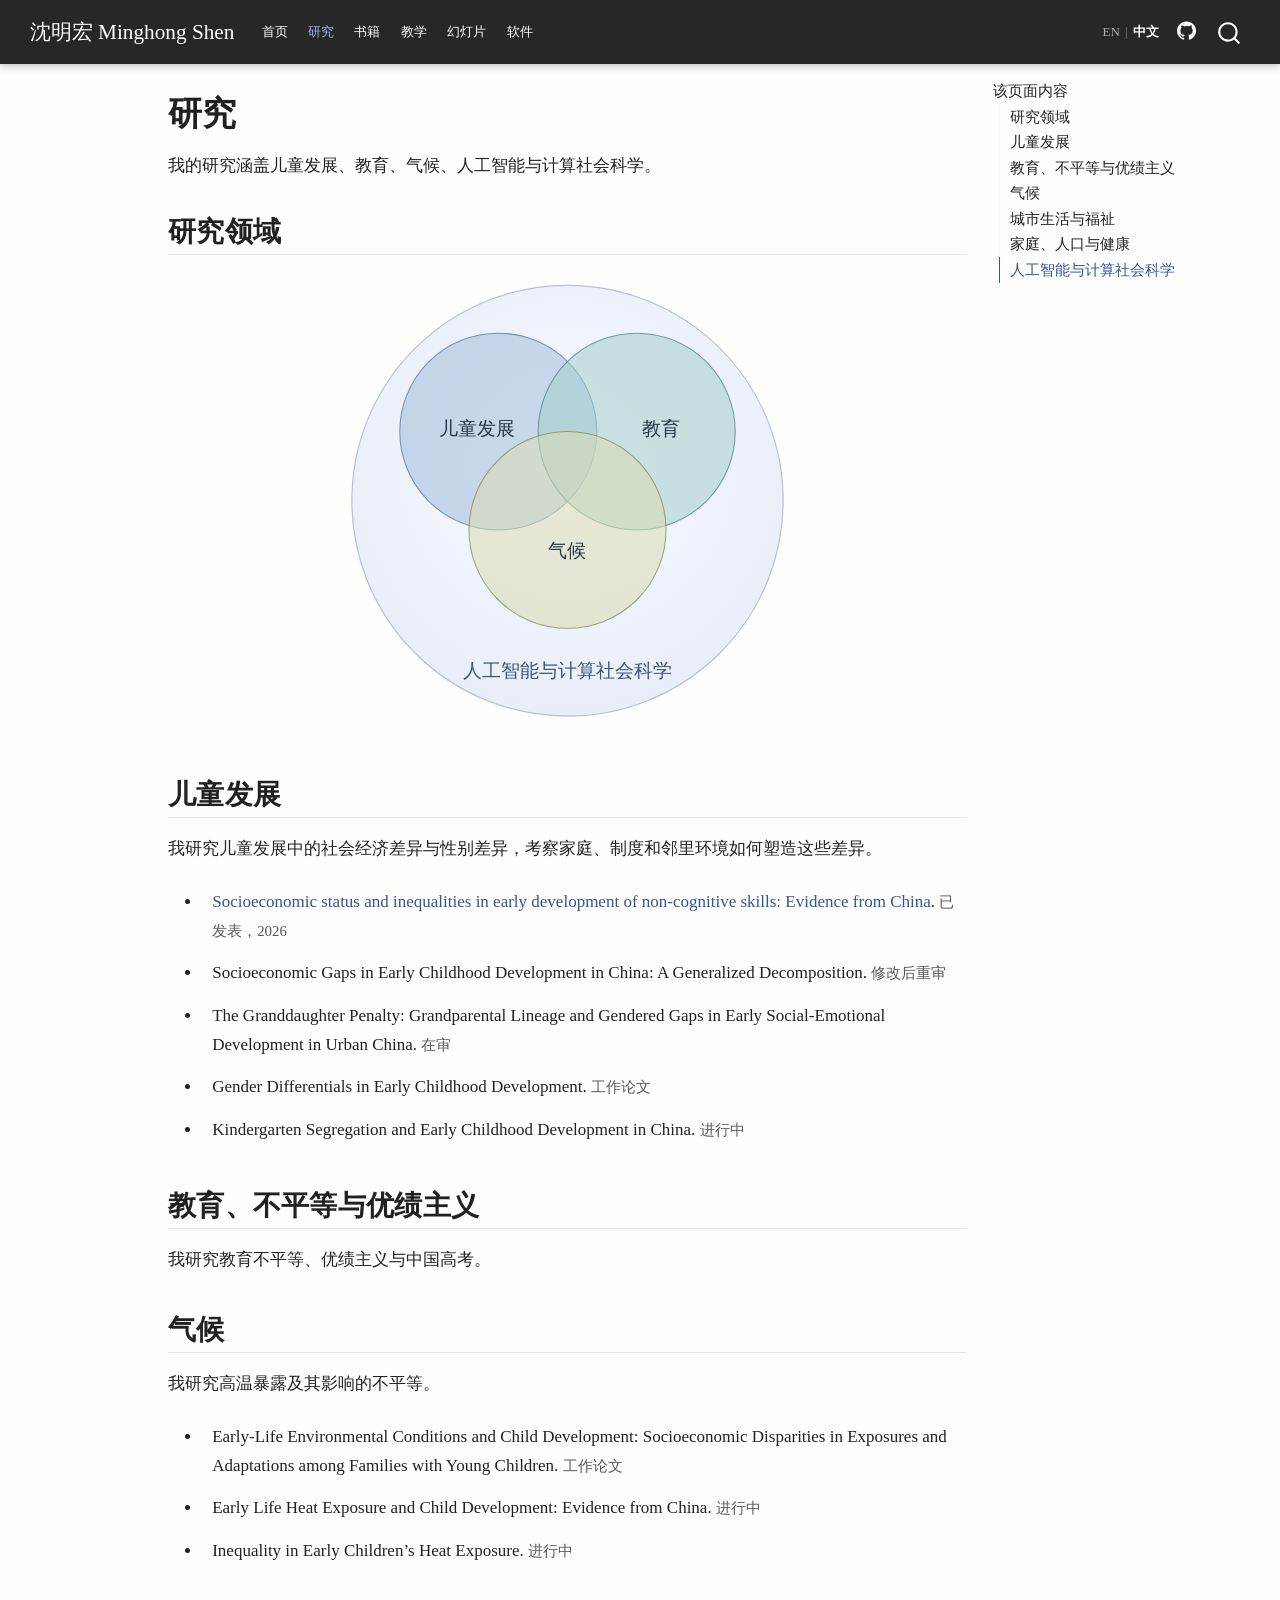
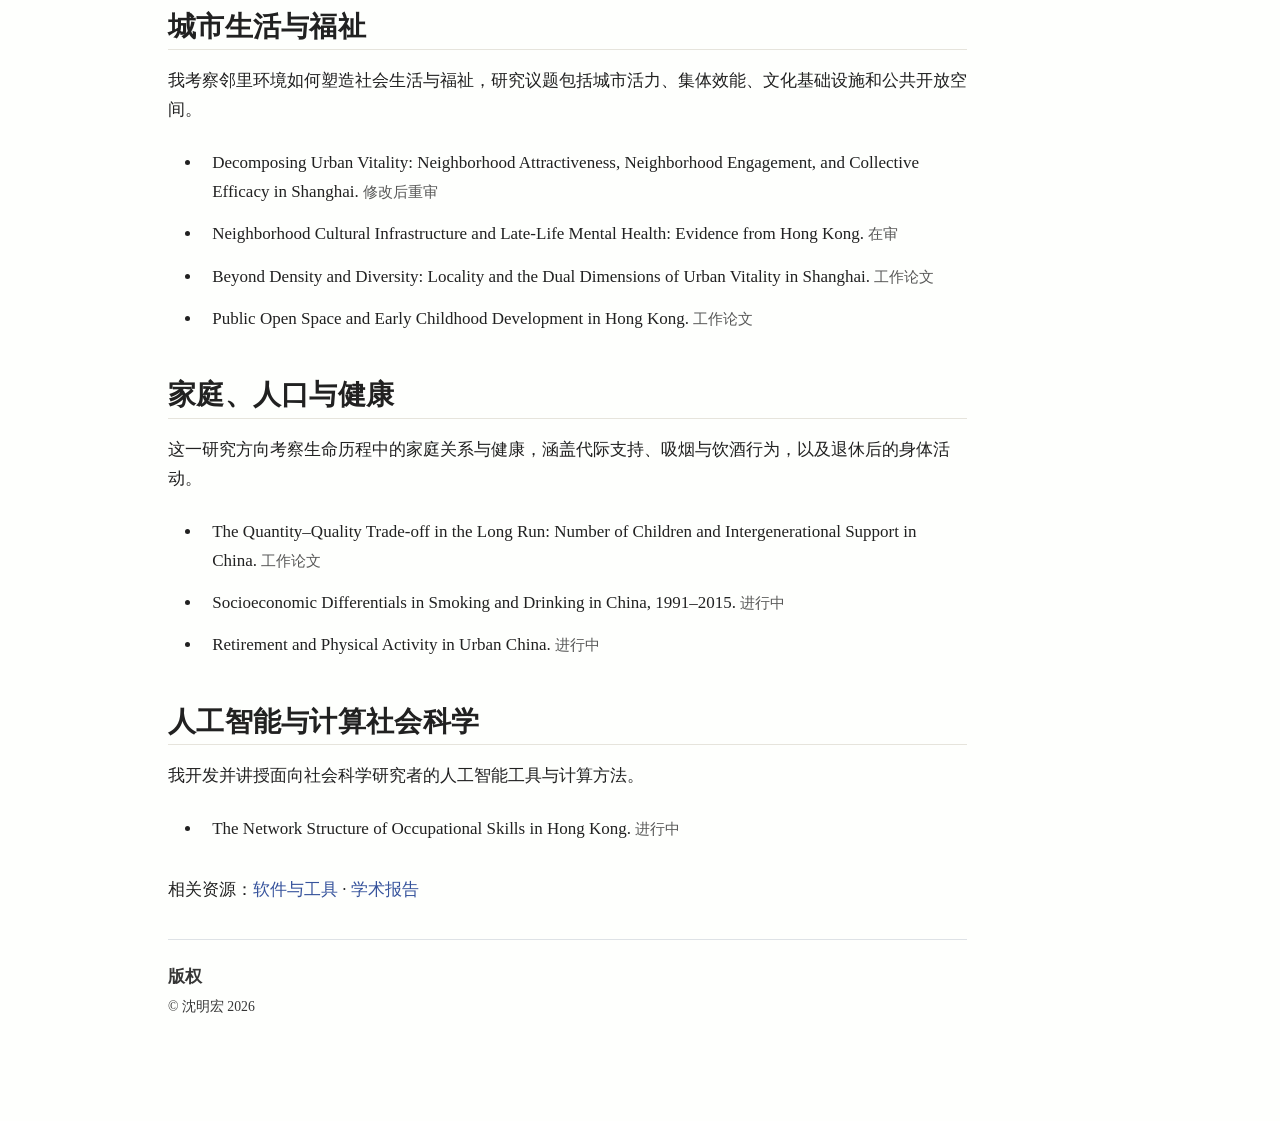
<file: zh/research.html>
<!DOCTYPE html>
<html xmlns="http://www.w3.org/1999/xhtml" lang="zh-Hans" xml:lang="zh-Hans"><head>

<meta charset="utf-8">
<meta name="generator" content="quarto-1.9.38">

<meta name="viewport" content="width=device-width, initial-scale=1.0, user-scalable=yes">


<title>研究 – 沈明宏 Minghong Shen</title>
<style>
/* Default styles provided by pandoc.
** See https://pandoc.org/MANUAL.html#variables-for-html for config info.
*/
code{white-space: pre-wrap;}
span.smallcaps{font-variant: small-caps;}
div.columns{display: flex; gap: min(4vw, 1.5em);}
div.column{flex: auto; overflow-x: auto;}
div.hanging-indent{margin-left: 1.5em; text-indent: -1.5em;}
ul.task-list{list-style: none;}
ul.task-list li input[type="checkbox"] {
  width: 0.8em;
  margin: 0 0.8em 0.2em -1em; /* quarto-specific, see https://github.com/quarto-dev/quarto-cli/issues/4556 */ 
  vertical-align: middle;
}
</style>


<script src="site_libs/quarto-nav/quarto-nav.js"></script>
<script src="site_libs/quarto-nav/headroom.min.js"></script>
<script src="site_libs/clipboard/clipboard.min.js"></script>
<script src="site_libs/quarto-search/autocomplete.umd.js"></script>
<script src="site_libs/quarto-search/fuse.min.js"></script>
<script src="site_libs/quarto-search/quarto-search.js"></script>
<meta name="quarto:offset" content="./">
<script src="site_libs/quarto-html/quarto.js" type="module"></script>
<script src="site_libs/quarto-html/tabsets/tabsets.js" type="module"></script>
<script src="site_libs/quarto-html/popper.min.js"></script>
<script src="site_libs/quarto-html/tippy.umd.min.js"></script>
<script src="site_libs/quarto-html/anchor.min.js"></script>
<link href="site_libs/quarto-html/tippy.css" rel="stylesheet">
<link href="site_libs/quarto-html/quarto-syntax-highlighting-15634bcf2e68342d4ad2dfa704d543f6.css" rel="stylesheet" id="quarto-text-highlighting-styles">
<script src="site_libs/bootstrap/bootstrap.min.js"></script>
<link href="site_libs/bootstrap/bootstrap-icons.css" rel="stylesheet">
<link href="site_libs/bootstrap/bootstrap-002b9370a7a724b8b92f1a7b45f923db.min.css" rel="stylesheet" append-hash="true" id="quarto-bootstrap" data-mode="light">
<script id="quarto-search-options" type="application/json">{
  "location": "navbar",
  "copy-button": false,
  "collapse-after": 3,
  "panel-placement": "end",
  "type": "overlay",
  "limit": 50,
  "keyboard-shortcut": [
    "f",
    "/",
    "s"
  ],
  "show-item-context": false,
  "language": {
    "search-no-results-text": "没有结果",
    "search-matching-documents-text": "匹配的文档",
    "search-copy-link-title": "复制搜索链接",
    "search-hide-matches-text": "隐藏其它匹配结果",
    "search-more-match-text": "更多匹配结果",
    "search-more-matches-text": "更多匹配结果",
    "search-clear-button-title": "清除",
    "search-text-placeholder": "",
    "search-detached-cancel-button-title": "取消",
    "search-submit-button-title": "提交",
    "search-label": "搜索"
  }
}</script>
<script async="" src="https://www.googletagmanager.com/gtag/js?id=G-N6J255MYS8"></script>

<script type="text/javascript">

window.dataLayer = window.dataLayer || [];
function gtag(){dataLayer.push(arguments);}
gtag('js', new Date());
gtag('config', 'G-N6J255MYS8', { 'anonymize_ip': true});
</script>


</head>

<body class="nav-fixed quarto-light">

<div id="quarto-search-results"></div>
  <header id="quarto-header" class="headroom fixed-top">
    <nav class="navbar navbar-expand-lg " data-bs-theme="dark">
      <div class="navbar-container container-fluid">
      <div class="navbar-brand-container mx-auto">
    <a class="navbar-brand" href="./index.html">
    <span class="navbar-title">沈明宏 Minghong Shen</span>
    </a>
  </div>
            <div id="quarto-search" class="" title="搜索"></div>
          <button class="navbar-toggler" type="button" data-bs-toggle="collapse" data-bs-target="#navbarCollapse" aria-controls="navbarCollapse" role="menu" aria-expanded="false" aria-label="展开或折叠导航栏" onclick="if (window.quartoToggleHeadroom) { window.quartoToggleHeadroom(); }">
  <span class="navbar-toggler-icon"></span>
</button>
          <div class="collapse navbar-collapse" id="navbarCollapse">
            <ul class="navbar-nav navbar-nav-scroll me-auto">
  <li class="nav-item">
    <a class="nav-link" href="./index.html"> 
<span class="menu-text">首页</span></a>
  </li>  
  <li class="nav-item">
    <a class="nav-link active" href="./research.html" aria-current="page"> 
<span class="menu-text">研究</span></a>
  </li>  
  <li class="nav-item">
    <a class="nav-link" href="./books.html"> 
<span class="menu-text">书籍</span></a>
  </li>  
  <li class="nav-item">
    <a class="nav-link" href="./teaching.html"> 
<span class="menu-text">教学</span></a>
  </li>  
  <li class="nav-item">
    <a class="nav-link" href="./slides.html"> 
<span class="menu-text">幻灯片</span></a>
  </li>  
  <li class="nav-item">
    <a class="nav-link" href="./software.html"> 
<span class="menu-text">软件</span></a>
  </li>  
</ul>
            <ul class="navbar-nav navbar-nav-scroll ms-auto">
  <li class="nav-item">
    <a class="nav-link" href="./../index.html"> 
<span class="menu-text">EN | 中文</span></a>
  </li>  
  <li class="nav-item compact">
    <a class="nav-link" href="https://github.com/socimh"> <i class="bi bi-github" role="img" aria-label="GitHub">
</i> 
<span class="menu-text"></span></a>
  </li>  
</ul>
          </div> <!-- /navcollapse -->
            <div class="quarto-navbar-tools">
</div>
      </div> <!-- /container-fluid -->
    </nav>
</header>
<!-- content -->
<div id="quarto-content" class="quarto-container page-columns page-rows-contents page-layout-article page-navbar">
<!-- sidebar -->
<!-- margin-sidebar -->
    <div id="quarto-margin-sidebar" class="sidebar margin-sidebar">
        <nav id="TOC" role="doc-toc" class="toc-active">
    <h2 id="toc-title">该页面内容</h2>
   
  <ul>
  <li><a href="#研究领域" id="toc-研究领域" class="nav-link active" data-scroll-target="#研究领域">研究领域</a></li>
  <li><a href="#child-development" id="toc-child-development" class="nav-link" data-scroll-target="#child-development">儿童发展</a></li>
  <li><a href="#education-meritocracy" id="toc-education-meritocracy" class="nav-link" data-scroll-target="#education-meritocracy">教育、不平等与优绩主义</a></li>
  <li><a href="#climate-development" id="toc-climate-development" class="nav-link" data-scroll-target="#climate-development">气候</a></li>
  <li><a href="#urban-wellbeing" id="toc-urban-wellbeing" class="nav-link" data-scroll-target="#urban-wellbeing">城市生活与福祉</a></li>
  <li><a href="#family-health" id="toc-family-health" class="nav-link" data-scroll-target="#family-health">家庭、人口与健康</a></li>
  <li><a href="#ai-computational" id="toc-ai-computational" class="nav-link" data-scroll-target="#ai-computational">人工智能与计算社会科学</a></li>
  </ul>
</nav>
    </div>
<!-- main -->
<main class="content" id="quarto-document-content">

<header id="title-block-header" class="quarto-title-block default">
<div class="quarto-title">
<h1 class="title">研究</h1>
</div>



<div class="quarto-title-meta">

    
  
    
  </div>
  


</header>


<p>我的研究涵盖儿童发展、教育、气候、人工智能与计算社会科学。</p>
<section id="研究领域" class="level2">
<h2 class="anchored" data-anchor-id="研究领域">研究领域</h2>
<picture class="research-area-diagram">
  <source media="(max-width: 600px)" srcset="assets/research-areas-mobile.svg">
  <img src="assets/research-areas.svg" alt="四个研究集合：人工智能与计算社会科学大圆包围儿童发展、教育和气候三个相互交叉的小圆；大圆中小圆以外的区域表示独立的 人工智能与计算社会科学 研究。" width="1200" style="display: block; width: 100%; max-width: 640px; max-height: 52vh; height: auto; object-fit: contain; margin-inline: auto;">
</picture>
</section>
<section id="child-development" class="level2">
<h2 class="anchored" data-anchor-id="child-development">儿童发展</h2>
<p>我研究儿童发展中的社会经济差异与性别差异，考察家庭、制度和邻里环境如何塑造这些差异。</p>
<div class="paper-list">
<ul>
<li><a href="https://doi.org/10.1016/j.chieco.2025.102586">Socioeconomic status and inequalities in early development of non-cognitive skills: Evidence from China</a>. <span class="small text-muted">已发表，2026</span></li>
<li>Socioeconomic Gaps in Early Childhood Development in China: A Generalized Decomposition. <span class="small text-muted">修改后重审</span></li>
<li>The Granddaughter Penalty: Grandparental Lineage and Gendered Gaps in Early Social-Emotional Development in Urban China. <span class="small text-muted">在审</span></li>
<li>Gender Differentials in Early Childhood Development. <span class="small text-muted">工作论文</span></li>
<li>Kindergarten Segregation and Early Childhood Development in China. <span class="small text-muted">进行中</span></li>
</ul>
</div>
</section>
<section id="education-meritocracy" class="level2">
<h2 class="anchored" data-anchor-id="education-meritocracy">教育、不平等与优绩主义</h2>
<p>我研究教育不平等、优绩主义与中国高考。</p>
</section>
<section id="climate-development" class="level2">
<h2 class="anchored" data-anchor-id="climate-development">气候</h2>
<p>我研究高温暴露及其影响的不平等。</p>
<div class="paper-list">
<ul>
<li>Early-Life Environmental Conditions and Child Development: Socioeconomic Disparities in Exposures and Adaptations among Families with Young Children. <span class="small text-muted">工作论文</span></li>
<li>Early Life Heat Exposure and Child Development: Evidence from China. <span class="small text-muted">进行中</span></li>
<li>Inequality in Early Children’s Heat Exposure. <span class="small text-muted">进行中</span></li>
</ul>
</div>
</section>
<section id="urban-wellbeing" class="level2">
<h2 class="anchored" data-anchor-id="urban-wellbeing">城市生活与福祉</h2>
<p>我考察邻里环境如何塑造社会生活与福祉，研究议题包括城市活力、集体效能、文化基础设施和公共开放空间。</p>
<div class="paper-list">
<ul>
<li>Decomposing Urban Vitality: Neighborhood Attractiveness, Neighborhood Engagement, and Collective Efficacy in Shanghai. <span class="small text-muted">修改后重审</span></li>
<li>Neighborhood Cultural Infrastructure and Late-Life Mental Health: Evidence from Hong Kong. <span class="small text-muted">在审</span></li>
<li>Beyond Density and Diversity: Locality and the Dual Dimensions of Urban Vitality in Shanghai. <span class="small text-muted">工作论文</span></li>
<li>Public Open Space and Early Childhood Development in Hong Kong. <span class="small text-muted">工作论文</span></li>
</ul>
</div>
</section>
<section id="family-health" class="level2">
<h2 class="anchored" data-anchor-id="family-health">家庭、人口与健康</h2>
<p>这一研究方向考察生命历程中的家庭关系与健康，涵盖代际支持、吸烟与饮酒行为，以及退休后的身体活动。</p>
<div class="paper-list">
<ul>
<li>The Quantity–Quality Trade-off in the Long Run: Number of Children and Intergenerational Support in China. <span class="small text-muted">工作论文</span></li>
<li>Socioeconomic Differentials in Smoking and Drinking in China, 1991–2015. <span class="small text-muted">进行中</span></li>
<li>Retirement and Physical Activity in Urban China. <span class="small text-muted">进行中</span></li>
</ul>
</div>
</section>
<section id="ai-computational" class="level2">
<h2 class="anchored" data-anchor-id="ai-computational">人工智能与计算社会科学</h2>
<p>我开发并讲授面向社会科学研究者的人工智能工具与计算方法。</p>
<div class="paper-list">
<ul>
<li>The Network Structure of Occupational Skills in Hong Kong. <span class="small text-muted">进行中</span></li>
</ul>
</div>
<p>相关资源：<a href="./software.html">软件与工具</a> · <a href="./slides.html">学术报告</a></p>


</section>

<div id="quarto-appendix" class="default"><section class="quarto-appendix-contents" id="quarto-copyright"><h2 class="anchored quarto-appendix-heading">版权</h2><div class="quarto-appendix-contents"><div>© 沈明宏 2026</div></div></section></div></main> <!-- /main -->
<script src="../assets/reveal.js"></script>

<script src="../assets/lang-toggle.js"></script>
<script id="quarto-html-after-body" type="application/javascript">
  window.document.addEventListener("DOMContentLoaded", function (event) {
    const icon = "";
    const anchorJS = new window.AnchorJS();
    anchorJS.options = {
      placement: 'right',
      icon: icon
    };
    anchorJS.add('.anchored');
    const isCodeAnnotation = (el) => {
      for (const clz of el.classList) {
        if (clz.startsWith('code-annotation-')) {                     
          return true;
        }
      }
      return false;
    }
    const onCopySuccess = function(e) {
      // button target
      const button = e.trigger;
      // don't keep focus
      button.blur();
      // flash "checked"
      button.classList.add('code-copy-button-checked');
      var currentTitle = button.getAttribute("title");
      button.setAttribute("title", "已复制");
      let tooltip;
      if (window.bootstrap) {
        button.setAttribute("data-bs-toggle", "tooltip");
        button.setAttribute("data-bs-placement", "left");
        button.setAttribute("data-bs-title", "已复制");
        tooltip = new bootstrap.Tooltip(button, 
          { trigger: "manual", 
            customClass: "code-copy-button-tooltip",
            offset: [0, -8]});
        tooltip.show();    
      }
      setTimeout(function() {
        if (tooltip) {
          tooltip.hide();
          button.removeAttribute("data-bs-title");
          button.removeAttribute("data-bs-toggle");
          button.removeAttribute("data-bs-placement");
        }
        button.setAttribute("title", currentTitle);
        button.classList.remove('code-copy-button-checked');
      }, 1000);
      // clear code selection
      e.clearSelection();
    }
    const getTextToCopy = function(trigger) {
      const outerScaffold = trigger.parentElement.cloneNode(true);
      const codeEl = outerScaffold.querySelector('code');
      for (const childEl of codeEl.children) {
        if (isCodeAnnotation(childEl)) {
          childEl.remove();
        }
      }
      return codeEl.innerText;
    }
    const clipboard = new window.ClipboardJS('.code-copy-button:not([data-in-quarto-modal])', {
      text: getTextToCopy
    });
    clipboard.on('success', onCopySuccess);
    if (window.document.getElementById('quarto-embedded-source-code-modal')) {
      const clipboardModal = new window.ClipboardJS('.code-copy-button[data-in-quarto-modal]', {
        text: getTextToCopy,
        container: window.document.getElementById('quarto-embedded-source-code-modal')
      });
      clipboardModal.on('success', onCopySuccess);
    }
      var localhostRegex = new RegExp(/^(?:http|https):\/\/localhost\:?[0-9]*\//);
      var mailtoRegex = new RegExp(/^mailto:/);
        var filterRegex = new RegExp('/' + window.location.host + '/');
      var isInternal = (href) => {
          return filterRegex.test(href) || localhostRegex.test(href) || mailtoRegex.test(href);
      }
      // Inspect non-navigation links and adorn them if external
     var links = window.document.querySelectorAll('a[href]:not(.nav-link):not(.navbar-brand):not(.toc-action):not(.sidebar-link):not(.sidebar-item-toggle):not(.pagination-link):not(.no-external):not([aria-hidden]):not(.dropdown-item):not(.quarto-navigation-tool):not(.about-link)');
      for (var i=0; i<links.length; i++) {
        const link = links[i];
        if (!isInternal(link.href)) {
          // undo the damage that might have been done by quarto-nav.js in the case of
          // links that we want to consider external
          if (link.dataset.originalHref !== undefined) {
            link.href = link.dataset.originalHref;
          }
        }
      }
    function tippyHover(el, contentFn, onTriggerFn, onUntriggerFn) {
      const config = {
        allowHTML: true,
        maxWidth: 500,
        delay: 100,
        arrow: false,
        appendTo: function(el) {
            return el.parentElement;
        },
        interactive: true,
        interactiveBorder: 10,
        theme: 'quarto',
        placement: 'bottom-start',
      };
      if (contentFn) {
        config.content = contentFn;
      }
      if (onTriggerFn) {
        config.onTrigger = onTriggerFn;
      }
      if (onUntriggerFn) {
        config.onUntrigger = onUntriggerFn;
      }
      window.tippy(el, config); 
    }
    const noterefs = window.document.querySelectorAll('a[role="doc-noteref"]');
    for (var i=0; i<noterefs.length; i++) {
      const ref = noterefs[i];
      tippyHover(ref, function() {
        // use id or data attribute instead here
        let href = ref.getAttribute('data-footnote-href') || ref.getAttribute('href');
        try { href = new URL(href).hash; } catch {}
        const id = href.replace(/^#\/?/, "");
        const note = window.document.getElementById(id);
        if (note) {
          return note.innerHTML;
        } else {
          return "";
        }
      });
    }
    const xrefs = window.document.querySelectorAll('a.quarto-xref');
    const processXRef = (id, note) => {
      // Strip column container classes
      const stripColumnClz = (el) => {
        el.classList.remove("page-full", "page-columns");
        if (el.children) {
          for (const child of el.children) {
            stripColumnClz(child);
          }
        }
      }
      stripColumnClz(note)
      if (id === null || id.startsWith('sec-')) {
        // Special case sections, only their first couple elements
        const container = document.createElement("div");
        if (note.children && note.children.length > 2) {
          container.appendChild(note.children[0].cloneNode(true));
          for (let i = 1; i < note.children.length; i++) {
            const child = note.children[i];
            if (child.tagName === "P" && child.innerText === "") {
              continue;
            } else {
              container.appendChild(child.cloneNode(true));
              break;
            }
          }
          if (window.Quarto?.typesetMath) {
            window.Quarto.typesetMath(container);
          }
          return container.innerHTML
        } else {
          if (window.Quarto?.typesetMath) {
            window.Quarto.typesetMath(note);
          }
          return note.innerHTML;
        }
      } else {
        // Remove any anchor links if they are present
        const anchorLink = note.querySelector('a.anchorjs-link');
        if (anchorLink) {
          anchorLink.remove();
        }
        if (window.Quarto?.typesetMath) {
          window.Quarto.typesetMath(note);
        }
        if (note.classList.contains("callout")) {
          return note.outerHTML;
        } else {
          return note.innerHTML;
        }
      }
    }
    for (var i=0; i<xrefs.length; i++) {
      const xref = xrefs[i];
      tippyHover(xref, undefined, function(instance) {
        instance.disable();
        let url = xref.getAttribute('href');
        let hash = undefined; 
        if (url.startsWith('#')) {
          hash = url;
        } else {
          try { hash = new URL(url).hash; } catch {}
        }
        if (hash) {
          const id = hash.replace(/^#\/?/, "");
          const note = window.document.getElementById(id);
          if (note !== null) {
            try {
              const html = processXRef(id, note.cloneNode(true));
              instance.setContent(html);
            } finally {
              instance.enable();
              instance.show();
            }
          } else {
            // See if we can fetch this
            fetch(url.split('#')[0])
            .then(res => res.text())
            .then(html => {
              const parser = new DOMParser();
              const htmlDoc = parser.parseFromString(html, "text/html");
              const note = htmlDoc.getElementById(id);
              if (note !== null) {
                const html = processXRef(id, note);
                instance.setContent(html);
              } 
            }).finally(() => {
              instance.enable();
              instance.show();
            });
          }
        } else {
          // See if we can fetch a full url (with no hash to target)
          // This is a special case and we should probably do some content thinning / targeting
          fetch(url)
          .then(res => res.text())
          .then(html => {
            const parser = new DOMParser();
            const htmlDoc = parser.parseFromString(html, "text/html");
            const note = htmlDoc.querySelector('main.content');
            if (note !== null) {
              // This should only happen for chapter cross references
              // (since there is no id in the URL)
              // remove the first header
              if (note.children.length > 0 && note.children[0].tagName === "HEADER") {
                note.children[0].remove();
              }
              const html = processXRef(null, note);
              instance.setContent(html);
            } 
          }).finally(() => {
            instance.enable();
            instance.show();
          });
        }
      }, function(instance) {
      });
    }
        let selectedAnnoteEl;
        const selectorForAnnotation = ( cell, annotation) => {
          let cellAttr = 'data-code-cell="' + cell + '"';
          let lineAttr = 'data-code-annotation="' +  annotation + '"';
          const selector = 'span[' + cellAttr + '][' + lineAttr + ']';
          return selector;
        }
        const selectCodeLines = (annoteEl) => {
          const doc = window.document;
          const targetCell = annoteEl.getAttribute("data-target-cell");
          const targetAnnotation = annoteEl.getAttribute("data-target-annotation");
          const annoteSpan = window.document.querySelector(selectorForAnnotation(targetCell, targetAnnotation));
          const lines = annoteSpan.getAttribute("data-code-lines").split(",");
          const lineIds = lines.map((line) => {
            return targetCell + "-" + line;
          })
          let top = null;
          let height = null;
          let parent = null;
          if (lineIds.length > 0) {
              //compute the position of the single el (top and bottom and make a div)
              const el = window.document.getElementById(lineIds[0]);
              top = el.offsetTop;
              height = el.offsetHeight;
              parent = el.parentElement.parentElement;
            if (lineIds.length > 1) {
              const lastEl = window.document.getElementById(lineIds[lineIds.length - 1]);
              const bottom = lastEl.offsetTop + lastEl.offsetHeight;
              height = bottom - top;
            }
            if (top !== null && height !== null && parent !== null) {
              // cook up a div (if necessary) and position it 
              let div = window.document.getElementById("code-annotation-line-highlight");
              if (div === null) {
                div = window.document.createElement("div");
                div.setAttribute("id", "code-annotation-line-highlight");
                div.style.position = 'absolute';
                parent.appendChild(div);
              }
              div.style.top = top - 2 + "px";
              div.style.height = height + 4 + "px";
              div.style.left = 0;
              let gutterDiv = window.document.getElementById("code-annotation-line-highlight-gutter");
              if (gutterDiv === null) {
                gutterDiv = window.document.createElement("div");
                gutterDiv.setAttribute("id", "code-annotation-line-highlight-gutter");
                gutterDiv.style.position = 'absolute';
                const codeCell = window.document.getElementById(targetCell);
                const gutter = codeCell.querySelector('.code-annotation-gutter');
                gutter.appendChild(gutterDiv);
              }
              gutterDiv.style.top = top - 2 + "px";
              gutterDiv.style.height = height + 4 + "px";
            }
            selectedAnnoteEl = annoteEl;
          }
        };
        const unselectCodeLines = () => {
          const elementsIds = ["code-annotation-line-highlight", "code-annotation-line-highlight-gutter"];
          elementsIds.forEach((elId) => {
            const div = window.document.getElementById(elId);
            if (div) {
              div.remove();
            }
          });
          selectedAnnoteEl = undefined;
        };
          // Handle positioning of the toggle
      window.addEventListener(
        "resize",
        throttle(() => {
          elRect = undefined;
          if (selectedAnnoteEl) {
            selectCodeLines(selectedAnnoteEl);
          }
        }, 10)
      );
      function throttle(fn, ms) {
      let throttle = false;
      let timer;
        return (...args) => {
          if(!throttle) { // first call gets through
              fn.apply(this, args);
              throttle = true;
          } else { // all the others get throttled
              if(timer) clearTimeout(timer); // cancel #2
              timer = setTimeout(() => {
                fn.apply(this, args);
                timer = throttle = false;
              }, ms);
          }
        };
      }
        // Attach click handler to the DT
        const annoteDls = window.document.querySelectorAll('dt[data-target-cell]');
        for (const annoteDlNode of annoteDls) {
          annoteDlNode.addEventListener('click', (event) => {
            const clickedEl = event.target;
            if (clickedEl !== selectedAnnoteEl) {
              unselectCodeLines();
              const activeEl = window.document.querySelector('dt[data-target-cell].code-annotation-active');
              if (activeEl) {
                activeEl.classList.remove('code-annotation-active');
              }
              selectCodeLines(clickedEl);
              clickedEl.classList.add('code-annotation-active');
            } else {
              // Unselect the line
              unselectCodeLines();
              clickedEl.classList.remove('code-annotation-active');
            }
          });
        }
    const findCites = (el) => {
      const parentEl = el.parentElement;
      if (parentEl) {
        const cites = parentEl.dataset.cites;
        if (cites) {
          return {
            el,
            cites: cites.split(' ')
          };
        } else {
          return findCites(el.parentElement)
        }
      } else {
        return undefined;
      }
    };
    var bibliorefs = window.document.querySelectorAll('a[role="doc-biblioref"]');
    for (var i=0; i<bibliorefs.length; i++) {
      const ref = bibliorefs[i];
      const citeInfo = findCites(ref);
      if (citeInfo) {
        tippyHover(citeInfo.el, function() {
          var popup = window.document.createElement('div');
          citeInfo.cites.forEach(function(cite) {
            var citeDiv = window.document.createElement('div');
            citeDiv.classList.add('hanging-indent');
            citeDiv.classList.add('csl-entry');
            var biblioDiv = window.document.getElementById('ref-' + cite);
            if (biblioDiv) {
              citeDiv.innerHTML = biblioDiv.innerHTML;
            }
            popup.appendChild(citeDiv);
          });
          return popup.innerHTML;
        });
      }
    }
  });
  </script>
</div> <!-- /content -->




</body></html>
</file>
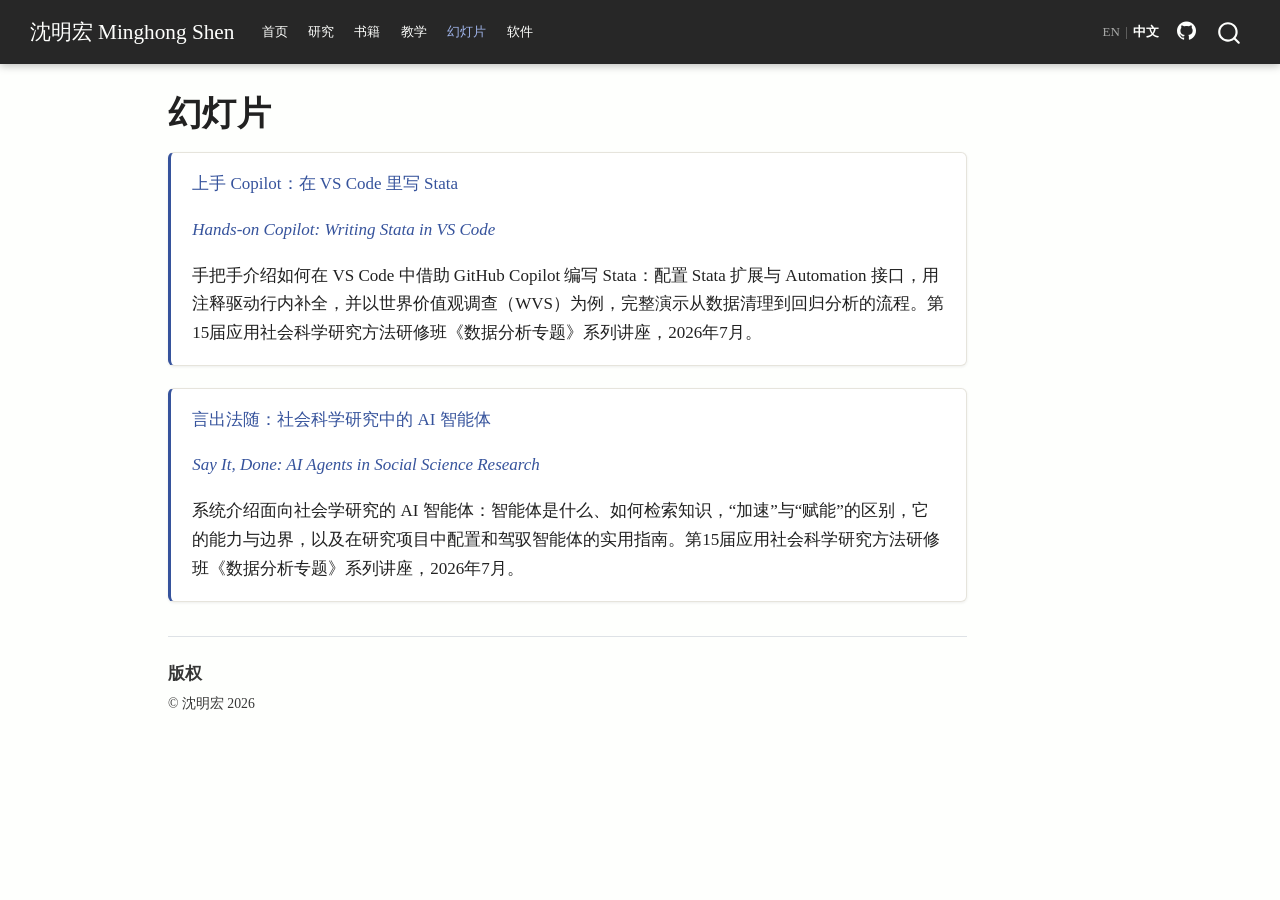
<file: zh/slides.html>
<!DOCTYPE html>
<html xmlns="http://www.w3.org/1999/xhtml" lang="zh-Hans" xml:lang="zh-Hans"><head>

<meta charset="utf-8">
<meta name="generator" content="quarto-1.9.38">

<meta name="viewport" content="width=device-width, initial-scale=1.0, user-scalable=yes">


<title>幻灯片 – 沈明宏 Minghong Shen</title>
<style>
/* Default styles provided by pandoc.
** See https://pandoc.org/MANUAL.html#variables-for-html for config info.
*/
code{white-space: pre-wrap;}
span.smallcaps{font-variant: small-caps;}
div.columns{display: flex; gap: min(4vw, 1.5em);}
div.column{flex: auto; overflow-x: auto;}
div.hanging-indent{margin-left: 1.5em; text-indent: -1.5em;}
ul.task-list{list-style: none;}
ul.task-list li input[type="checkbox"] {
  width: 0.8em;
  margin: 0 0.8em 0.2em -1em; /* quarto-specific, see https://github.com/quarto-dev/quarto-cli/issues/4556 */ 
  vertical-align: middle;
}
</style>


<script src="site_libs/quarto-nav/quarto-nav.js"></script>
<script src="site_libs/quarto-nav/headroom.min.js"></script>
<script src="site_libs/clipboard/clipboard.min.js"></script>
<script src="site_libs/quarto-search/autocomplete.umd.js"></script>
<script src="site_libs/quarto-search/fuse.min.js"></script>
<script src="site_libs/quarto-search/quarto-search.js"></script>
<meta name="quarto:offset" content="./">
<script src="site_libs/quarto-html/quarto.js" type="module"></script>
<script src="site_libs/quarto-html/tabsets/tabsets.js" type="module"></script>
<script src="site_libs/quarto-html/popper.min.js"></script>
<script src="site_libs/quarto-html/tippy.umd.min.js"></script>
<script src="site_libs/quarto-html/anchor.min.js"></script>
<link href="site_libs/quarto-html/tippy.css" rel="stylesheet">
<link href="site_libs/quarto-html/quarto-syntax-highlighting-15634bcf2e68342d4ad2dfa704d543f6.css" rel="stylesheet" id="quarto-text-highlighting-styles">
<script src="site_libs/bootstrap/bootstrap.min.js"></script>
<link href="site_libs/bootstrap/bootstrap-icons.css" rel="stylesheet">
<link href="site_libs/bootstrap/bootstrap-002b9370a7a724b8b92f1a7b45f923db.min.css" rel="stylesheet" append-hash="true" id="quarto-bootstrap" data-mode="light">
<script id="quarto-search-options" type="application/json">{
  "location": "navbar",
  "copy-button": false,
  "collapse-after": 3,
  "panel-placement": "end",
  "type": "overlay",
  "limit": 50,
  "keyboard-shortcut": [
    "f",
    "/",
    "s"
  ],
  "show-item-context": false,
  "language": {
    "search-no-results-text": "没有结果",
    "search-matching-documents-text": "匹配的文档",
    "search-copy-link-title": "复制搜索链接",
    "search-hide-matches-text": "隐藏其它匹配结果",
    "search-more-match-text": "更多匹配结果",
    "search-more-matches-text": "更多匹配结果",
    "search-clear-button-title": "清除",
    "search-text-placeholder": "",
    "search-detached-cancel-button-title": "取消",
    "search-submit-button-title": "提交",
    "search-label": "搜索"
  }
}</script>
<script async="" src="https://www.googletagmanager.com/gtag/js?id=G-N6J255MYS8"></script>

<script type="text/javascript">

window.dataLayer = window.dataLayer || [];
function gtag(){dataLayer.push(arguments);}
gtag('js', new Date());
gtag('config', 'G-N6J255MYS8', { 'anonymize_ip': true});
</script>


</head>

<body class="nav-fixed quarto-light">

<div id="quarto-search-results"></div>
  <header id="quarto-header" class="headroom fixed-top">
    <nav class="navbar navbar-expand-lg " data-bs-theme="dark">
      <div class="navbar-container container-fluid">
      <div class="navbar-brand-container mx-auto">
    <a class="navbar-brand" href="./index.html">
    <span class="navbar-title">沈明宏 Minghong Shen</span>
    </a>
  </div>
            <div id="quarto-search" class="" title="搜索"></div>
          <button class="navbar-toggler" type="button" data-bs-toggle="collapse" data-bs-target="#navbarCollapse" aria-controls="navbarCollapse" role="menu" aria-expanded="false" aria-label="展开或折叠导航栏" onclick="if (window.quartoToggleHeadroom) { window.quartoToggleHeadroom(); }">
  <span class="navbar-toggler-icon"></span>
</button>
          <div class="collapse navbar-collapse" id="navbarCollapse">
            <ul class="navbar-nav navbar-nav-scroll me-auto">
  <li class="nav-item">
    <a class="nav-link" href="./index.html"> 
<span class="menu-text">首页</span></a>
  </li>  
  <li class="nav-item">
    <a class="nav-link" href="./research.html"> 
<span class="menu-text">研究</span></a>
  </li>  
  <li class="nav-item">
    <a class="nav-link" href="./books.html"> 
<span class="menu-text">书籍</span></a>
  </li>  
  <li class="nav-item">
    <a class="nav-link" href="./teaching.html"> 
<span class="menu-text">教学</span></a>
  </li>  
  <li class="nav-item">
    <a class="nav-link active" href="./slides.html" aria-current="page"> 
<span class="menu-text">幻灯片</span></a>
  </li>  
  <li class="nav-item">
    <a class="nav-link" href="./software.html"> 
<span class="menu-text">软件</span></a>
  </li>  
</ul>
            <ul class="navbar-nav navbar-nav-scroll ms-auto">
  <li class="nav-item">
    <a class="nav-link" href="./../index.html"> 
<span class="menu-text">EN | 中文</span></a>
  </li>  
  <li class="nav-item compact">
    <a class="nav-link" href="https://github.com/socimh"> <i class="bi bi-github" role="img" aria-label="GitHub">
</i> 
<span class="menu-text"></span></a>
  </li>  
</ul>
          </div> <!-- /navcollapse -->
            <div class="quarto-navbar-tools">
</div>
      </div> <!-- /container-fluid -->
    </nav>
</header>
<!-- content -->
<div id="quarto-content" class="quarto-container page-columns page-rows-contents page-layout-article page-navbar">
<!-- sidebar -->
<!-- margin-sidebar -->
    <div id="quarto-margin-sidebar" class="sidebar margin-sidebar zindex-bottom">
        
    </div>
<!-- main -->
<main class="content" id="quarto-document-content">

<header id="title-block-header" class="quarto-title-block default">
<div class="quarto-title">
<h1 class="title">幻灯片</h1>
</div>



<div class="quarto-title-meta">

    
  
    
  </div>
  


</header>


<div class="entry-card">
<p><a href="../slides/copilot-stata.html">上手 Copilot：在 VS Code 里写 Stata</a></p>
<p><em><a href="../slides/copilot-stata-en.html">Hands-on Copilot: Writing Stata in VS Code</a></em></p>
<p>手把手介绍如何在 VS Code 中借助 GitHub Copilot 编写 Stata：配置 Stata 扩展与 Automation 接口，用注释驱动行内补全，并以世界价值观调查（WVS）为例，完整演示从数据清理到回归分析的流程。第15届应用社会科学研究方法研修班《数据分析专题》系列讲座，2026年7月。</p>
</div>
<div class="entry-card">
<p><a href="../slides/ai-agents.html">言出法随：社会科学研究中的 AI 智能体</a></p>
<p><em><a href="../slides/ai-agents-en.html">Say It, Done: AI Agents in Social Science Research</a></em></p>
<p>系统介绍面向社会学研究的 AI 智能体：智能体是什么、如何检索知识，“加速”与“赋能”的区别，它的能力与边界，以及在研究项目中配置和驾驭智能体的实用指南。第15届应用社会科学研究方法研修班《数据分析专题》系列讲座，2026年7月。</p>
</div>



<div id="quarto-appendix" class="default"><section class="quarto-appendix-contents" id="quarto-copyright"><h2 class="anchored quarto-appendix-heading">版权</h2><div class="quarto-appendix-contents"><div>© 沈明宏 2026</div></div></section></div></main> <!-- /main -->
<script src="../assets/reveal.js"></script>

<script src="../assets/lang-toggle.js"></script>
<script id="quarto-html-after-body" type="application/javascript">
  window.document.addEventListener("DOMContentLoaded", function (event) {
    const icon = "";
    const anchorJS = new window.AnchorJS();
    anchorJS.options = {
      placement: 'right',
      icon: icon
    };
    anchorJS.add('.anchored');
    const isCodeAnnotation = (el) => {
      for (const clz of el.classList) {
        if (clz.startsWith('code-annotation-')) {                     
          return true;
        }
      }
      return false;
    }
    const onCopySuccess = function(e) {
      // button target
      const button = e.trigger;
      // don't keep focus
      button.blur();
      // flash "checked"
      button.classList.add('code-copy-button-checked');
      var currentTitle = button.getAttribute("title");
      button.setAttribute("title", "已复制");
      let tooltip;
      if (window.bootstrap) {
        button.setAttribute("data-bs-toggle", "tooltip");
        button.setAttribute("data-bs-placement", "left");
        button.setAttribute("data-bs-title", "已复制");
        tooltip = new bootstrap.Tooltip(button, 
          { trigger: "manual", 
            customClass: "code-copy-button-tooltip",
            offset: [0, -8]});
        tooltip.show();    
      }
      setTimeout(function() {
        if (tooltip) {
          tooltip.hide();
          button.removeAttribute("data-bs-title");
          button.removeAttribute("data-bs-toggle");
          button.removeAttribute("data-bs-placement");
        }
        button.setAttribute("title", currentTitle);
        button.classList.remove('code-copy-button-checked');
      }, 1000);
      // clear code selection
      e.clearSelection();
    }
    const getTextToCopy = function(trigger) {
      const outerScaffold = trigger.parentElement.cloneNode(true);
      const codeEl = outerScaffold.querySelector('code');
      for (const childEl of codeEl.children) {
        if (isCodeAnnotation(childEl)) {
          childEl.remove();
        }
      }
      return codeEl.innerText;
    }
    const clipboard = new window.ClipboardJS('.code-copy-button:not([data-in-quarto-modal])', {
      text: getTextToCopy
    });
    clipboard.on('success', onCopySuccess);
    if (window.document.getElementById('quarto-embedded-source-code-modal')) {
      const clipboardModal = new window.ClipboardJS('.code-copy-button[data-in-quarto-modal]', {
        text: getTextToCopy,
        container: window.document.getElementById('quarto-embedded-source-code-modal')
      });
      clipboardModal.on('success', onCopySuccess);
    }
      var localhostRegex = new RegExp(/^(?:http|https):\/\/localhost\:?[0-9]*\//);
      var mailtoRegex = new RegExp(/^mailto:/);
        var filterRegex = new RegExp('/' + window.location.host + '/');
      var isInternal = (href) => {
          return filterRegex.test(href) || localhostRegex.test(href) || mailtoRegex.test(href);
      }
      // Inspect non-navigation links and adorn them if external
     var links = window.document.querySelectorAll('a[href]:not(.nav-link):not(.navbar-brand):not(.toc-action):not(.sidebar-link):not(.sidebar-item-toggle):not(.pagination-link):not(.no-external):not([aria-hidden]):not(.dropdown-item):not(.quarto-navigation-tool):not(.about-link)');
      for (var i=0; i<links.length; i++) {
        const link = links[i];
        if (!isInternal(link.href)) {
          // undo the damage that might have been done by quarto-nav.js in the case of
          // links that we want to consider external
          if (link.dataset.originalHref !== undefined) {
            link.href = link.dataset.originalHref;
          }
        }
      }
    function tippyHover(el, contentFn, onTriggerFn, onUntriggerFn) {
      const config = {
        allowHTML: true,
        maxWidth: 500,
        delay: 100,
        arrow: false,
        appendTo: function(el) {
            return el.parentElement;
        },
        interactive: true,
        interactiveBorder: 10,
        theme: 'quarto',
        placement: 'bottom-start',
      };
      if (contentFn) {
        config.content = contentFn;
      }
      if (onTriggerFn) {
        config.onTrigger = onTriggerFn;
      }
      if (onUntriggerFn) {
        config.onUntrigger = onUntriggerFn;
      }
      window.tippy(el, config); 
    }
    const noterefs = window.document.querySelectorAll('a[role="doc-noteref"]');
    for (var i=0; i<noterefs.length; i++) {
      const ref = noterefs[i];
      tippyHover(ref, function() {
        // use id or data attribute instead here
        let href = ref.getAttribute('data-footnote-href') || ref.getAttribute('href');
        try { href = new URL(href).hash; } catch {}
        const id = href.replace(/^#\/?/, "");
        const note = window.document.getElementById(id);
        if (note) {
          return note.innerHTML;
        } else {
          return "";
        }
      });
    }
    const xrefs = window.document.querySelectorAll('a.quarto-xref');
    const processXRef = (id, note) => {
      // Strip column container classes
      const stripColumnClz = (el) => {
        el.classList.remove("page-full", "page-columns");
        if (el.children) {
          for (const child of el.children) {
            stripColumnClz(child);
          }
        }
      }
      stripColumnClz(note)
      if (id === null || id.startsWith('sec-')) {
        // Special case sections, only their first couple elements
        const container = document.createElement("div");
        if (note.children && note.children.length > 2) {
          container.appendChild(note.children[0].cloneNode(true));
          for (let i = 1; i < note.children.length; i++) {
            const child = note.children[i];
            if (child.tagName === "P" && child.innerText === "") {
              continue;
            } else {
              container.appendChild(child.cloneNode(true));
              break;
            }
          }
          if (window.Quarto?.typesetMath) {
            window.Quarto.typesetMath(container);
          }
          return container.innerHTML
        } else {
          if (window.Quarto?.typesetMath) {
            window.Quarto.typesetMath(note);
          }
          return note.innerHTML;
        }
      } else {
        // Remove any anchor links if they are present
        const anchorLink = note.querySelector('a.anchorjs-link');
        if (anchorLink) {
          anchorLink.remove();
        }
        if (window.Quarto?.typesetMath) {
          window.Quarto.typesetMath(note);
        }
        if (note.classList.contains("callout")) {
          return note.outerHTML;
        } else {
          return note.innerHTML;
        }
      }
    }
    for (var i=0; i<xrefs.length; i++) {
      const xref = xrefs[i];
      tippyHover(xref, undefined, function(instance) {
        instance.disable();
        let url = xref.getAttribute('href');
        let hash = undefined; 
        if (url.startsWith('#')) {
          hash = url;
        } else {
          try { hash = new URL(url).hash; } catch {}
        }
        if (hash) {
          const id = hash.replace(/^#\/?/, "");
          const note = window.document.getElementById(id);
          if (note !== null) {
            try {
              const html = processXRef(id, note.cloneNode(true));
              instance.setContent(html);
            } finally {
              instance.enable();
              instance.show();
            }
          } else {
            // See if we can fetch this
            fetch(url.split('#')[0])
            .then(res => res.text())
            .then(html => {
              const parser = new DOMParser();
              const htmlDoc = parser.parseFromString(html, "text/html");
              const note = htmlDoc.getElementById(id);
              if (note !== null) {
                const html = processXRef(id, note);
                instance.setContent(html);
              } 
            }).finally(() => {
              instance.enable();
              instance.show();
            });
          }
        } else {
          // See if we can fetch a full url (with no hash to target)
          // This is a special case and we should probably do some content thinning / targeting
          fetch(url)
          .then(res => res.text())
          .then(html => {
            const parser = new DOMParser();
            const htmlDoc = parser.parseFromString(html, "text/html");
            const note = htmlDoc.querySelector('main.content');
            if (note !== null) {
              // This should only happen for chapter cross references
              // (since there is no id in the URL)
              // remove the first header
              if (note.children.length > 0 && note.children[0].tagName === "HEADER") {
                note.children[0].remove();
              }
              const html = processXRef(null, note);
              instance.setContent(html);
            } 
          }).finally(() => {
            instance.enable();
            instance.show();
          });
        }
      }, function(instance) {
      });
    }
        let selectedAnnoteEl;
        const selectorForAnnotation = ( cell, annotation) => {
          let cellAttr = 'data-code-cell="' + cell + '"';
          let lineAttr = 'data-code-annotation="' +  annotation + '"';
          const selector = 'span[' + cellAttr + '][' + lineAttr + ']';
          return selector;
        }
        const selectCodeLines = (annoteEl) => {
          const doc = window.document;
          const targetCell = annoteEl.getAttribute("data-target-cell");
          const targetAnnotation = annoteEl.getAttribute("data-target-annotation");
          const annoteSpan = window.document.querySelector(selectorForAnnotation(targetCell, targetAnnotation));
          const lines = annoteSpan.getAttribute("data-code-lines").split(",");
          const lineIds = lines.map((line) => {
            return targetCell + "-" + line;
          })
          let top = null;
          let height = null;
          let parent = null;
          if (lineIds.length > 0) {
              //compute the position of the single el (top and bottom and make a div)
              const el = window.document.getElementById(lineIds[0]);
              top = el.offsetTop;
              height = el.offsetHeight;
              parent = el.parentElement.parentElement;
            if (lineIds.length > 1) {
              const lastEl = window.document.getElementById(lineIds[lineIds.length - 1]);
              const bottom = lastEl.offsetTop + lastEl.offsetHeight;
              height = bottom - top;
            }
            if (top !== null && height !== null && parent !== null) {
              // cook up a div (if necessary) and position it 
              let div = window.document.getElementById("code-annotation-line-highlight");
              if (div === null) {
                div = window.document.createElement("div");
                div.setAttribute("id", "code-annotation-line-highlight");
                div.style.position = 'absolute';
                parent.appendChild(div);
              }
              div.style.top = top - 2 + "px";
              div.style.height = height + 4 + "px";
              div.style.left = 0;
              let gutterDiv = window.document.getElementById("code-annotation-line-highlight-gutter");
              if (gutterDiv === null) {
                gutterDiv = window.document.createElement("div");
                gutterDiv.setAttribute("id", "code-annotation-line-highlight-gutter");
                gutterDiv.style.position = 'absolute';
                const codeCell = window.document.getElementById(targetCell);
                const gutter = codeCell.querySelector('.code-annotation-gutter');
                gutter.appendChild(gutterDiv);
              }
              gutterDiv.style.top = top - 2 + "px";
              gutterDiv.style.height = height + 4 + "px";
            }
            selectedAnnoteEl = annoteEl;
          }
        };
        const unselectCodeLines = () => {
          const elementsIds = ["code-annotation-line-highlight", "code-annotation-line-highlight-gutter"];
          elementsIds.forEach((elId) => {
            const div = window.document.getElementById(elId);
            if (div) {
              div.remove();
            }
          });
          selectedAnnoteEl = undefined;
        };
          // Handle positioning of the toggle
      window.addEventListener(
        "resize",
        throttle(() => {
          elRect = undefined;
          if (selectedAnnoteEl) {
            selectCodeLines(selectedAnnoteEl);
          }
        }, 10)
      );
      function throttle(fn, ms) {
      let throttle = false;
      let timer;
        return (...args) => {
          if(!throttle) { // first call gets through
              fn.apply(this, args);
              throttle = true;
          } else { // all the others get throttled
              if(timer) clearTimeout(timer); // cancel #2
              timer = setTimeout(() => {
                fn.apply(this, args);
                timer = throttle = false;
              }, ms);
          }
        };
      }
        // Attach click handler to the DT
        const annoteDls = window.document.querySelectorAll('dt[data-target-cell]');
        for (const annoteDlNode of annoteDls) {
          annoteDlNode.addEventListener('click', (event) => {
            const clickedEl = event.target;
            if (clickedEl !== selectedAnnoteEl) {
              unselectCodeLines();
              const activeEl = window.document.querySelector('dt[data-target-cell].code-annotation-active');
              if (activeEl) {
                activeEl.classList.remove('code-annotation-active');
              }
              selectCodeLines(clickedEl);
              clickedEl.classList.add('code-annotation-active');
            } else {
              // Unselect the line
              unselectCodeLines();
              clickedEl.classList.remove('code-annotation-active');
            }
          });
        }
    const findCites = (el) => {
      const parentEl = el.parentElement;
      if (parentEl) {
        const cites = parentEl.dataset.cites;
        if (cites) {
          return {
            el,
            cites: cites.split(' ')
          };
        } else {
          return findCites(el.parentElement)
        }
      } else {
        return undefined;
      }
    };
    var bibliorefs = window.document.querySelectorAll('a[role="doc-biblioref"]');
    for (var i=0; i<bibliorefs.length; i++) {
      const ref = bibliorefs[i];
      const citeInfo = findCites(ref);
      if (citeInfo) {
        tippyHover(citeInfo.el, function() {
          var popup = window.document.createElement('div');
          citeInfo.cites.forEach(function(cite) {
            var citeDiv = window.document.createElement('div');
            citeDiv.classList.add('hanging-indent');
            citeDiv.classList.add('csl-entry');
            var biblioDiv = window.document.getElementById('ref-' + cite);
            if (biblioDiv) {
              citeDiv.innerHTML = biblioDiv.innerHTML;
            }
            popup.appendChild(citeDiv);
          });
          return popup.innerHTML;
        });
      }
    }
  });
  </script>
</div> <!-- /content -->




</body></html>
</file>
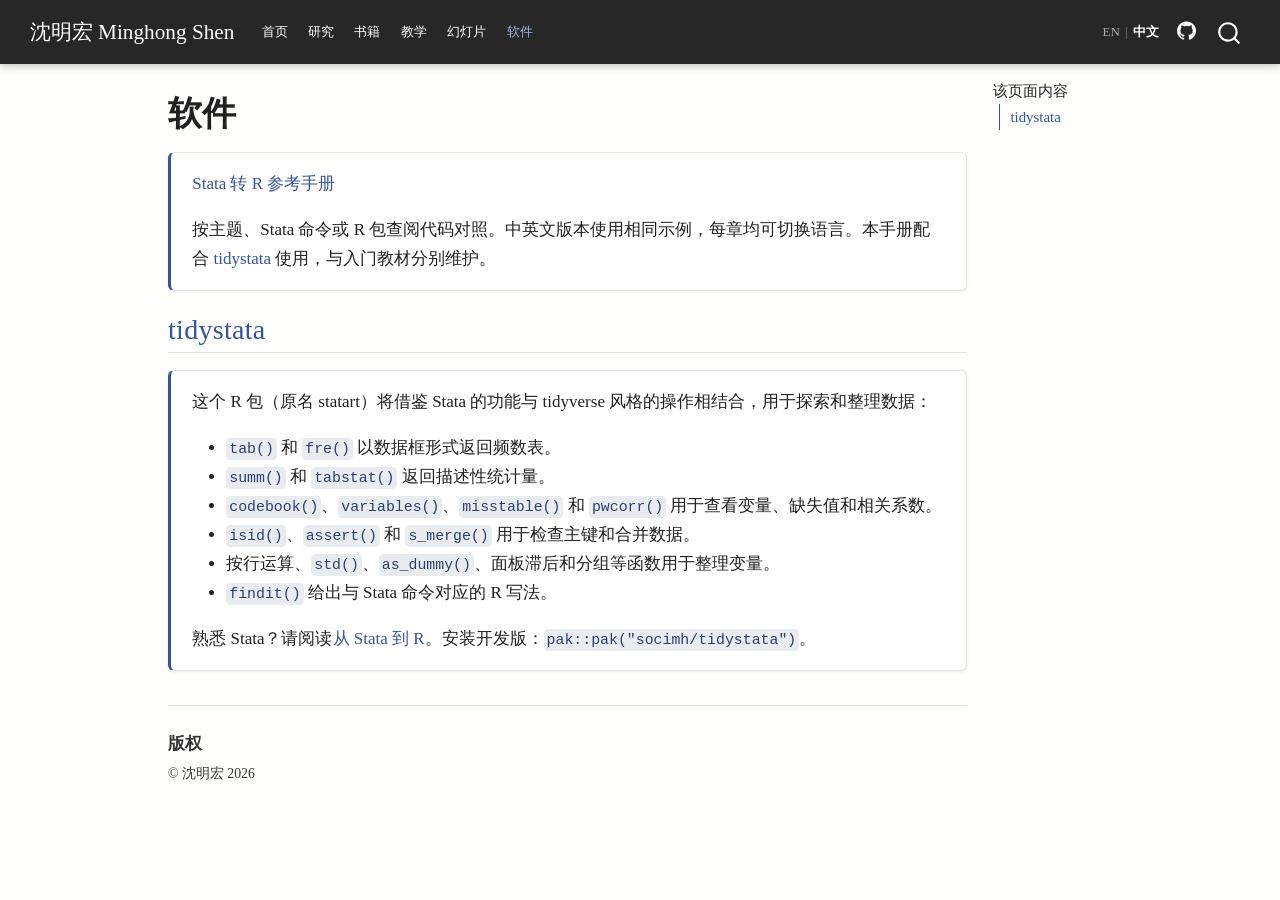
<file: zh/software.html>
<!DOCTYPE html>
<html xmlns="http://www.w3.org/1999/xhtml" lang="zh-Hans" xml:lang="zh-Hans"><head>

<meta charset="utf-8">
<meta name="generator" content="quarto-1.9.38">

<meta name="viewport" content="width=device-width, initial-scale=1.0, user-scalable=yes">


<title>软件 – 沈明宏 Minghong Shen</title>
<style>
/* Default styles provided by pandoc.
** See https://pandoc.org/MANUAL.html#variables-for-html for config info.
*/
code{white-space: pre-wrap;}
span.smallcaps{font-variant: small-caps;}
div.columns{display: flex; gap: min(4vw, 1.5em);}
div.column{flex: auto; overflow-x: auto;}
div.hanging-indent{margin-left: 1.5em; text-indent: -1.5em;}
ul.task-list{list-style: none;}
ul.task-list li input[type="checkbox"] {
  width: 0.8em;
  margin: 0 0.8em 0.2em -1em; /* quarto-specific, see https://github.com/quarto-dev/quarto-cli/issues/4556 */ 
  vertical-align: middle;
}
</style>


<script src="site_libs/quarto-nav/quarto-nav.js"></script>
<script src="site_libs/quarto-nav/headroom.min.js"></script>
<script src="site_libs/clipboard/clipboard.min.js"></script>
<script src="site_libs/quarto-search/autocomplete.umd.js"></script>
<script src="site_libs/quarto-search/fuse.min.js"></script>
<script src="site_libs/quarto-search/quarto-search.js"></script>
<meta name="quarto:offset" content="./">
<script src="site_libs/quarto-html/quarto.js" type="module"></script>
<script src="site_libs/quarto-html/tabsets/tabsets.js" type="module"></script>
<script src="site_libs/quarto-html/popper.min.js"></script>
<script src="site_libs/quarto-html/tippy.umd.min.js"></script>
<script src="site_libs/quarto-html/anchor.min.js"></script>
<link href="site_libs/quarto-html/tippy.css" rel="stylesheet">
<link href="site_libs/quarto-html/quarto-syntax-highlighting-15634bcf2e68342d4ad2dfa704d543f6.css" rel="stylesheet" id="quarto-text-highlighting-styles">
<script src="site_libs/bootstrap/bootstrap.min.js"></script>
<link href="site_libs/bootstrap/bootstrap-icons.css" rel="stylesheet">
<link href="site_libs/bootstrap/bootstrap-002b9370a7a724b8b92f1a7b45f923db.min.css" rel="stylesheet" append-hash="true" id="quarto-bootstrap" data-mode="light">
<script id="quarto-search-options" type="application/json">{
  "location": "navbar",
  "copy-button": false,
  "collapse-after": 3,
  "panel-placement": "end",
  "type": "overlay",
  "limit": 50,
  "keyboard-shortcut": [
    "f",
    "/",
    "s"
  ],
  "show-item-context": false,
  "language": {
    "search-no-results-text": "没有结果",
    "search-matching-documents-text": "匹配的文档",
    "search-copy-link-title": "复制搜索链接",
    "search-hide-matches-text": "隐藏其它匹配结果",
    "search-more-match-text": "更多匹配结果",
    "search-more-matches-text": "更多匹配结果",
    "search-clear-button-title": "清除",
    "search-text-placeholder": "",
    "search-detached-cancel-button-title": "取消",
    "search-submit-button-title": "提交",
    "search-label": "搜索"
  }
}</script>
<script async="" src="https://www.googletagmanager.com/gtag/js?id=G-N6J255MYS8"></script>

<script type="text/javascript">

window.dataLayer = window.dataLayer || [];
function gtag(){dataLayer.push(arguments);}
gtag('js', new Date());
gtag('config', 'G-N6J255MYS8', { 'anonymize_ip': true});
</script>


</head>

<body class="nav-fixed quarto-light">

<div id="quarto-search-results"></div>
  <header id="quarto-header" class="headroom fixed-top">
    <nav class="navbar navbar-expand-lg " data-bs-theme="dark">
      <div class="navbar-container container-fluid">
      <div class="navbar-brand-container mx-auto">
    <a class="navbar-brand" href="./index.html">
    <span class="navbar-title">沈明宏 Minghong Shen</span>
    </a>
  </div>
            <div id="quarto-search" class="" title="搜索"></div>
          <button class="navbar-toggler" type="button" data-bs-toggle="collapse" data-bs-target="#navbarCollapse" aria-controls="navbarCollapse" role="menu" aria-expanded="false" aria-label="展开或折叠导航栏" onclick="if (window.quartoToggleHeadroom) { window.quartoToggleHeadroom(); }">
  <span class="navbar-toggler-icon"></span>
</button>
          <div class="collapse navbar-collapse" id="navbarCollapse">
            <ul class="navbar-nav navbar-nav-scroll me-auto">
  <li class="nav-item">
    <a class="nav-link" href="./index.html"> 
<span class="menu-text">首页</span></a>
  </li>  
  <li class="nav-item">
    <a class="nav-link" href="./research.html"> 
<span class="menu-text">研究</span></a>
  </li>  
  <li class="nav-item">
    <a class="nav-link" href="./books.html"> 
<span class="menu-text">书籍</span></a>
  </li>  
  <li class="nav-item">
    <a class="nav-link" href="./teaching.html"> 
<span class="menu-text">教学</span></a>
  </li>  
  <li class="nav-item">
    <a class="nav-link" href="./slides.html"> 
<span class="menu-text">幻灯片</span></a>
  </li>  
  <li class="nav-item">
    <a class="nav-link active" href="./software.html" aria-current="page"> 
<span class="menu-text">软件</span></a>
  </li>  
</ul>
            <ul class="navbar-nav navbar-nav-scroll ms-auto">
  <li class="nav-item">
    <a class="nav-link" href="./../index.html"> 
<span class="menu-text">EN | 中文</span></a>
  </li>  
  <li class="nav-item compact">
    <a class="nav-link" href="https://github.com/socimh"> <i class="bi bi-github" role="img" aria-label="GitHub">
</i> 
<span class="menu-text"></span></a>
  </li>  
</ul>
          </div> <!-- /navcollapse -->
            <div class="quarto-navbar-tools">
</div>
      </div> <!-- /container-fluid -->
    </nav>
</header>
<!-- content -->
<div id="quarto-content" class="quarto-container page-columns page-rows-contents page-layout-article page-navbar">
<!-- sidebar -->
<!-- margin-sidebar -->
    <div id="quarto-margin-sidebar" class="sidebar margin-sidebar">
        <nav id="TOC" role="doc-toc" class="toc-active">
    <h2 id="toc-title">该页面内容</h2>
   
  <ul>
  <li><a href="#tidystata" id="toc-tidystata" class="nav-link active" data-scroll-target="#tidystata">tidystata</a></li>
  </ul>
</nav>
    </div>
<!-- main -->
<main class="content" id="quarto-document-content">

<header id="title-block-header" class="quarto-title-block default">
<div class="quarto-title">
<h1 class="title">软件</h1>
</div>



<div class="quarto-title-meta">

    
  
    
  </div>
  


</header>


<!-- stata-to-r-reference -->
<div class="entry-card">
<p><a href="../stata-to-r/zh/index.html">Stata 转 R 参考手册</a></p>
<p>按主题、Stata 命令或 R 包查阅代码对照。中英文版本使用相同示例，每章均可切换语言。本手册配合 <a href="https://socimh.github.io/tidystata/">tidystata</a> 使用，与入门教材分别维护。</p>
</div>
<section id="tidystata" class="level2">
<h2 class="anchored" data-anchor-id="tidystata"><a href="https://socimh.github.io/tidystata/">tidystata</a></h2>
<div class="entry-card">
<p>这个 R 包（原名 statart）将借鉴 Stata 的功能与 tidyverse 风格的操作相结合，用于探索和整理数据：</p>
<ul>
<li><code>tab()</code> 和 <code>fre()</code> 以数据框形式返回频数表。</li>
<li><code>summ()</code> 和 <code>tabstat()</code> 返回描述性统计量。</li>
<li><code>codebook()</code>、<code>variables()</code>、<code>misstable()</code> 和 <code>pwcorr()</code> 用于查看变量、缺失值和相关系数。</li>
<li><code>isid()</code>、<code>assert()</code> 和 <code>s_merge()</code> 用于检查主键和合并数据。</li>
<li>按行运算、<code>std()</code>、<code>as_dummy()</code>、面板滞后和分组等函数用于整理变量。</li>
<li><code>findit()</code> 给出与 Stata 命令对应的 R 写法。</li>
</ul>
<p>熟悉 Stata？请阅读<a href="https://socimh.github.io/tidystata/articles/coming-from-stata-zh.html">从 Stata 到 R</a>。安装开发版：<code>pak::pak("socimh/tidystata")</code>。</p>
</div>


</section>

<div id="quarto-appendix" class="default"><section class="quarto-appendix-contents" id="quarto-copyright"><h2 class="anchored quarto-appendix-heading">版权</h2><div class="quarto-appendix-contents"><div>© 沈明宏 2026</div></div></section></div></main> <!-- /main -->
<script src="../assets/reveal.js"></script>

<script src="../assets/lang-toggle.js"></script>
<script id="quarto-html-after-body" type="application/javascript">
  window.document.addEventListener("DOMContentLoaded", function (event) {
    const icon = "";
    const anchorJS = new window.AnchorJS();
    anchorJS.options = {
      placement: 'right',
      icon: icon
    };
    anchorJS.add('.anchored');
    const isCodeAnnotation = (el) => {
      for (const clz of el.classList) {
        if (clz.startsWith('code-annotation-')) {                     
          return true;
        }
      }
      return false;
    }
    const onCopySuccess = function(e) {
      // button target
      const button = e.trigger;
      // don't keep focus
      button.blur();
      // flash "checked"
      button.classList.add('code-copy-button-checked');
      var currentTitle = button.getAttribute("title");
      button.setAttribute("title", "已复制");
      let tooltip;
      if (window.bootstrap) {
        button.setAttribute("data-bs-toggle", "tooltip");
        button.setAttribute("data-bs-placement", "left");
        button.setAttribute("data-bs-title", "已复制");
        tooltip = new bootstrap.Tooltip(button, 
          { trigger: "manual", 
            customClass: "code-copy-button-tooltip",
            offset: [0, -8]});
        tooltip.show();    
      }
      setTimeout(function() {
        if (tooltip) {
          tooltip.hide();
          button.removeAttribute("data-bs-title");
          button.removeAttribute("data-bs-toggle");
          button.removeAttribute("data-bs-placement");
        }
        button.setAttribute("title", currentTitle);
        button.classList.remove('code-copy-button-checked');
      }, 1000);
      // clear code selection
      e.clearSelection();
    }
    const getTextToCopy = function(trigger) {
      const outerScaffold = trigger.parentElement.cloneNode(true);
      const codeEl = outerScaffold.querySelector('code');
      for (const childEl of codeEl.children) {
        if (isCodeAnnotation(childEl)) {
          childEl.remove();
        }
      }
      return codeEl.innerText;
    }
    const clipboard = new window.ClipboardJS('.code-copy-button:not([data-in-quarto-modal])', {
      text: getTextToCopy
    });
    clipboard.on('success', onCopySuccess);
    if (window.document.getElementById('quarto-embedded-source-code-modal')) {
      const clipboardModal = new window.ClipboardJS('.code-copy-button[data-in-quarto-modal]', {
        text: getTextToCopy,
        container: window.document.getElementById('quarto-embedded-source-code-modal')
      });
      clipboardModal.on('success', onCopySuccess);
    }
      var localhostRegex = new RegExp(/^(?:http|https):\/\/localhost\:?[0-9]*\//);
      var mailtoRegex = new RegExp(/^mailto:/);
        var filterRegex = new RegExp('/' + window.location.host + '/');
      var isInternal = (href) => {
          return filterRegex.test(href) || localhostRegex.test(href) || mailtoRegex.test(href);
      }
      // Inspect non-navigation links and adorn them if external
     var links = window.document.querySelectorAll('a[href]:not(.nav-link):not(.navbar-brand):not(.toc-action):not(.sidebar-link):not(.sidebar-item-toggle):not(.pagination-link):not(.no-external):not([aria-hidden]):not(.dropdown-item):not(.quarto-navigation-tool):not(.about-link)');
      for (var i=0; i<links.length; i++) {
        const link = links[i];
        if (!isInternal(link.href)) {
          // undo the damage that might have been done by quarto-nav.js in the case of
          // links that we want to consider external
          if (link.dataset.originalHref !== undefined) {
            link.href = link.dataset.originalHref;
          }
        }
      }
    function tippyHover(el, contentFn, onTriggerFn, onUntriggerFn) {
      const config = {
        allowHTML: true,
        maxWidth: 500,
        delay: 100,
        arrow: false,
        appendTo: function(el) {
            return el.parentElement;
        },
        interactive: true,
        interactiveBorder: 10,
        theme: 'quarto',
        placement: 'bottom-start',
      };
      if (contentFn) {
        config.content = contentFn;
      }
      if (onTriggerFn) {
        config.onTrigger = onTriggerFn;
      }
      if (onUntriggerFn) {
        config.onUntrigger = onUntriggerFn;
      }
      window.tippy(el, config); 
    }
    const noterefs = window.document.querySelectorAll('a[role="doc-noteref"]');
    for (var i=0; i<noterefs.length; i++) {
      const ref = noterefs[i];
      tippyHover(ref, function() {
        // use id or data attribute instead here
        let href = ref.getAttribute('data-footnote-href') || ref.getAttribute('href');
        try { href = new URL(href).hash; } catch {}
        const id = href.replace(/^#\/?/, "");
        const note = window.document.getElementById(id);
        if (note) {
          return note.innerHTML;
        } else {
          return "";
        }
      });
    }
    const xrefs = window.document.querySelectorAll('a.quarto-xref');
    const processXRef = (id, note) => {
      // Strip column container classes
      const stripColumnClz = (el) => {
        el.classList.remove("page-full", "page-columns");
        if (el.children) {
          for (const child of el.children) {
            stripColumnClz(child);
          }
        }
      }
      stripColumnClz(note)
      if (id === null || id.startsWith('sec-')) {
        // Special case sections, only their first couple elements
        const container = document.createElement("div");
        if (note.children && note.children.length > 2) {
          container.appendChild(note.children[0].cloneNode(true));
          for (let i = 1; i < note.children.length; i++) {
            const child = note.children[i];
            if (child.tagName === "P" && child.innerText === "") {
              continue;
            } else {
              container.appendChild(child.cloneNode(true));
              break;
            }
          }
          if (window.Quarto?.typesetMath) {
            window.Quarto.typesetMath(container);
          }
          return container.innerHTML
        } else {
          if (window.Quarto?.typesetMath) {
            window.Quarto.typesetMath(note);
          }
          return note.innerHTML;
        }
      } else {
        // Remove any anchor links if they are present
        const anchorLink = note.querySelector('a.anchorjs-link');
        if (anchorLink) {
          anchorLink.remove();
        }
        if (window.Quarto?.typesetMath) {
          window.Quarto.typesetMath(note);
        }
        if (note.classList.contains("callout")) {
          return note.outerHTML;
        } else {
          return note.innerHTML;
        }
      }
    }
    for (var i=0; i<xrefs.length; i++) {
      const xref = xrefs[i];
      tippyHover(xref, undefined, function(instance) {
        instance.disable();
        let url = xref.getAttribute('href');
        let hash = undefined; 
        if (url.startsWith('#')) {
          hash = url;
        } else {
          try { hash = new URL(url).hash; } catch {}
        }
        if (hash) {
          const id = hash.replace(/^#\/?/, "");
          const note = window.document.getElementById(id);
          if (note !== null) {
            try {
              const html = processXRef(id, note.cloneNode(true));
              instance.setContent(html);
            } finally {
              instance.enable();
              instance.show();
            }
          } else {
            // See if we can fetch this
            fetch(url.split('#')[0])
            .then(res => res.text())
            .then(html => {
              const parser = new DOMParser();
              const htmlDoc = parser.parseFromString(html, "text/html");
              const note = htmlDoc.getElementById(id);
              if (note !== null) {
                const html = processXRef(id, note);
                instance.setContent(html);
              } 
            }).finally(() => {
              instance.enable();
              instance.show();
            });
          }
        } else {
          // See if we can fetch a full url (with no hash to target)
          // This is a special case and we should probably do some content thinning / targeting
          fetch(url)
          .then(res => res.text())
          .then(html => {
            const parser = new DOMParser();
            const htmlDoc = parser.parseFromString(html, "text/html");
            const note = htmlDoc.querySelector('main.content');
            if (note !== null) {
              // This should only happen for chapter cross references
              // (since there is no id in the URL)
              // remove the first header
              if (note.children.length > 0 && note.children[0].tagName === "HEADER") {
                note.children[0].remove();
              }
              const html = processXRef(null, note);
              instance.setContent(html);
            } 
          }).finally(() => {
            instance.enable();
            instance.show();
          });
        }
      }, function(instance) {
      });
    }
        let selectedAnnoteEl;
        const selectorForAnnotation = ( cell, annotation) => {
          let cellAttr = 'data-code-cell="' + cell + '"';
          let lineAttr = 'data-code-annotation="' +  annotation + '"';
          const selector = 'span[' + cellAttr + '][' + lineAttr + ']';
          return selector;
        }
        const selectCodeLines = (annoteEl) => {
          const doc = window.document;
          const targetCell = annoteEl.getAttribute("data-target-cell");
          const targetAnnotation = annoteEl.getAttribute("data-target-annotation");
          const annoteSpan = window.document.querySelector(selectorForAnnotation(targetCell, targetAnnotation));
          const lines = annoteSpan.getAttribute("data-code-lines").split(",");
          const lineIds = lines.map((line) => {
            return targetCell + "-" + line;
          })
          let top = null;
          let height = null;
          let parent = null;
          if (lineIds.length > 0) {
              //compute the position of the single el (top and bottom and make a div)
              const el = window.document.getElementById(lineIds[0]);
              top = el.offsetTop;
              height = el.offsetHeight;
              parent = el.parentElement.parentElement;
            if (lineIds.length > 1) {
              const lastEl = window.document.getElementById(lineIds[lineIds.length - 1]);
              const bottom = lastEl.offsetTop + lastEl.offsetHeight;
              height = bottom - top;
            }
            if (top !== null && height !== null && parent !== null) {
              // cook up a div (if necessary) and position it 
              let div = window.document.getElementById("code-annotation-line-highlight");
              if (div === null) {
                div = window.document.createElement("div");
                div.setAttribute("id", "code-annotation-line-highlight");
                div.style.position = 'absolute';
                parent.appendChild(div);
              }
              div.style.top = top - 2 + "px";
              div.style.height = height + 4 + "px";
              div.style.left = 0;
              let gutterDiv = window.document.getElementById("code-annotation-line-highlight-gutter");
              if (gutterDiv === null) {
                gutterDiv = window.document.createElement("div");
                gutterDiv.setAttribute("id", "code-annotation-line-highlight-gutter");
                gutterDiv.style.position = 'absolute';
                const codeCell = window.document.getElementById(targetCell);
                const gutter = codeCell.querySelector('.code-annotation-gutter');
                gutter.appendChild(gutterDiv);
              }
              gutterDiv.style.top = top - 2 + "px";
              gutterDiv.style.height = height + 4 + "px";
            }
            selectedAnnoteEl = annoteEl;
          }
        };
        const unselectCodeLines = () => {
          const elementsIds = ["code-annotation-line-highlight", "code-annotation-line-highlight-gutter"];
          elementsIds.forEach((elId) => {
            const div = window.document.getElementById(elId);
            if (div) {
              div.remove();
            }
          });
          selectedAnnoteEl = undefined;
        };
          // Handle positioning of the toggle
      window.addEventListener(
        "resize",
        throttle(() => {
          elRect = undefined;
          if (selectedAnnoteEl) {
            selectCodeLines(selectedAnnoteEl);
          }
        }, 10)
      );
      function throttle(fn, ms) {
      let throttle = false;
      let timer;
        return (...args) => {
          if(!throttle) { // first call gets through
              fn.apply(this, args);
              throttle = true;
          } else { // all the others get throttled
              if(timer) clearTimeout(timer); // cancel #2
              timer = setTimeout(() => {
                fn.apply(this, args);
                timer = throttle = false;
              }, ms);
          }
        };
      }
        // Attach click handler to the DT
        const annoteDls = window.document.querySelectorAll('dt[data-target-cell]');
        for (const annoteDlNode of annoteDls) {
          annoteDlNode.addEventListener('click', (event) => {
            const clickedEl = event.target;
            if (clickedEl !== selectedAnnoteEl) {
              unselectCodeLines();
              const activeEl = window.document.querySelector('dt[data-target-cell].code-annotation-active');
              if (activeEl) {
                activeEl.classList.remove('code-annotation-active');
              }
              selectCodeLines(clickedEl);
              clickedEl.classList.add('code-annotation-active');
            } else {
              // Unselect the line
              unselectCodeLines();
              clickedEl.classList.remove('code-annotation-active');
            }
          });
        }
    const findCites = (el) => {
      const parentEl = el.parentElement;
      if (parentEl) {
        const cites = parentEl.dataset.cites;
        if (cites) {
          return {
            el,
            cites: cites.split(' ')
          };
        } else {
          return findCites(el.parentElement)
        }
      } else {
        return undefined;
      }
    };
    var bibliorefs = window.document.querySelectorAll('a[role="doc-biblioref"]');
    for (var i=0; i<bibliorefs.length; i++) {
      const ref = bibliorefs[i];
      const citeInfo = findCites(ref);
      if (citeInfo) {
        tippyHover(citeInfo.el, function() {
          var popup = window.document.createElement('div');
          citeInfo.cites.forEach(function(cite) {
            var citeDiv = window.document.createElement('div');
            citeDiv.classList.add('hanging-indent');
            citeDiv.classList.add('csl-entry');
            var biblioDiv = window.document.getElementById('ref-' + cite);
            if (biblioDiv) {
              citeDiv.innerHTML = biblioDiv.innerHTML;
            }
            popup.appendChild(citeDiv);
          });
          return popup.innerHTML;
        });
      }
    }
  });
  </script>
</div> <!-- /content -->




</body></html>
</file>
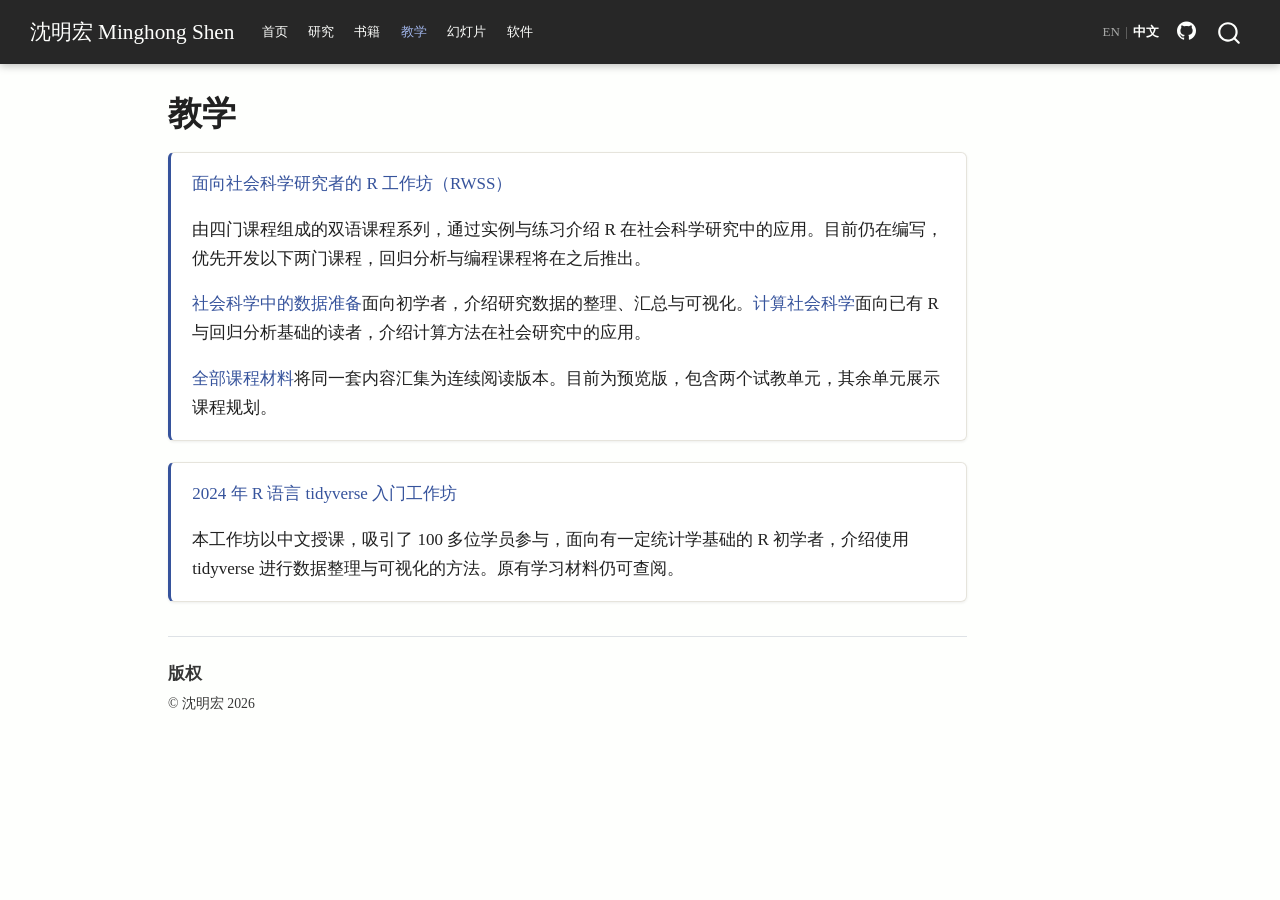
<file: zh/teaching.html>
<!DOCTYPE html>
<html xmlns="http://www.w3.org/1999/xhtml" lang="zh-Hans" xml:lang="zh-Hans"><head>

<meta charset="utf-8">
<meta name="generator" content="quarto-1.9.38">

<meta name="viewport" content="width=device-width, initial-scale=1.0, user-scalable=yes">


<title>教学 – 沈明宏 Minghong Shen</title>
<style>
/* Default styles provided by pandoc.
** See https://pandoc.org/MANUAL.html#variables-for-html for config info.
*/
code{white-space: pre-wrap;}
span.smallcaps{font-variant: small-caps;}
div.columns{display: flex; gap: min(4vw, 1.5em);}
div.column{flex: auto; overflow-x: auto;}
div.hanging-indent{margin-left: 1.5em; text-indent: -1.5em;}
ul.task-list{list-style: none;}
ul.task-list li input[type="checkbox"] {
  width: 0.8em;
  margin: 0 0.8em 0.2em -1em; /* quarto-specific, see https://github.com/quarto-dev/quarto-cli/issues/4556 */ 
  vertical-align: middle;
}
</style>


<script src="site_libs/quarto-nav/quarto-nav.js"></script>
<script src="site_libs/quarto-nav/headroom.min.js"></script>
<script src="site_libs/clipboard/clipboard.min.js"></script>
<script src="site_libs/quarto-search/autocomplete.umd.js"></script>
<script src="site_libs/quarto-search/fuse.min.js"></script>
<script src="site_libs/quarto-search/quarto-search.js"></script>
<meta name="quarto:offset" content="./">
<script src="site_libs/quarto-html/quarto.js" type="module"></script>
<script src="site_libs/quarto-html/tabsets/tabsets.js" type="module"></script>
<script src="site_libs/quarto-html/popper.min.js"></script>
<script src="site_libs/quarto-html/tippy.umd.min.js"></script>
<script src="site_libs/quarto-html/anchor.min.js"></script>
<link href="site_libs/quarto-html/tippy.css" rel="stylesheet">
<link href="site_libs/quarto-html/quarto-syntax-highlighting-15634bcf2e68342d4ad2dfa704d543f6.css" rel="stylesheet" id="quarto-text-highlighting-styles">
<script src="site_libs/bootstrap/bootstrap.min.js"></script>
<link href="site_libs/bootstrap/bootstrap-icons.css" rel="stylesheet">
<link href="site_libs/bootstrap/bootstrap-002b9370a7a724b8b92f1a7b45f923db.min.css" rel="stylesheet" append-hash="true" id="quarto-bootstrap" data-mode="light">
<script id="quarto-search-options" type="application/json">{
  "location": "navbar",
  "copy-button": false,
  "collapse-after": 3,
  "panel-placement": "end",
  "type": "overlay",
  "limit": 50,
  "keyboard-shortcut": [
    "f",
    "/",
    "s"
  ],
  "show-item-context": false,
  "language": {
    "search-no-results-text": "没有结果",
    "search-matching-documents-text": "匹配的文档",
    "search-copy-link-title": "复制搜索链接",
    "search-hide-matches-text": "隐藏其它匹配结果",
    "search-more-match-text": "更多匹配结果",
    "search-more-matches-text": "更多匹配结果",
    "search-clear-button-title": "清除",
    "search-text-placeholder": "",
    "search-detached-cancel-button-title": "取消",
    "search-submit-button-title": "提交",
    "search-label": "搜索"
  }
}</script>
<script async="" src="https://www.googletagmanager.com/gtag/js?id=G-N6J255MYS8"></script>

<script type="text/javascript">

window.dataLayer = window.dataLayer || [];
function gtag(){dataLayer.push(arguments);}
gtag('js', new Date());
gtag('config', 'G-N6J255MYS8', { 'anonymize_ip': true});
</script>


</head>

<body class="nav-fixed quarto-light">

<div id="quarto-search-results"></div>
  <header id="quarto-header" class="headroom fixed-top">
    <nav class="navbar navbar-expand-lg " data-bs-theme="dark">
      <div class="navbar-container container-fluid">
      <div class="navbar-brand-container mx-auto">
    <a class="navbar-brand" href="./index.html">
    <span class="navbar-title">沈明宏 Minghong Shen</span>
    </a>
  </div>
            <div id="quarto-search" class="" title="搜索"></div>
          <button class="navbar-toggler" type="button" data-bs-toggle="collapse" data-bs-target="#navbarCollapse" aria-controls="navbarCollapse" role="menu" aria-expanded="false" aria-label="展开或折叠导航栏" onclick="if (window.quartoToggleHeadroom) { window.quartoToggleHeadroom(); }">
  <span class="navbar-toggler-icon"></span>
</button>
          <div class="collapse navbar-collapse" id="navbarCollapse">
            <ul class="navbar-nav navbar-nav-scroll me-auto">
  <li class="nav-item">
    <a class="nav-link" href="./index.html"> 
<span class="menu-text">首页</span></a>
  </li>  
  <li class="nav-item">
    <a class="nav-link" href="./research.html"> 
<span class="menu-text">研究</span></a>
  </li>  
  <li class="nav-item">
    <a class="nav-link" href="./books.html"> 
<span class="menu-text">书籍</span></a>
  </li>  
  <li class="nav-item">
    <a class="nav-link active" href="./teaching.html" aria-current="page"> 
<span class="menu-text">教学</span></a>
  </li>  
  <li class="nav-item">
    <a class="nav-link" href="./slides.html"> 
<span class="menu-text">幻灯片</span></a>
  </li>  
  <li class="nav-item">
    <a class="nav-link" href="./software.html"> 
<span class="menu-text">软件</span></a>
  </li>  
</ul>
            <ul class="navbar-nav navbar-nav-scroll ms-auto">
  <li class="nav-item">
    <a class="nav-link" href="./../index.html"> 
<span class="menu-text">EN | 中文</span></a>
  </li>  
  <li class="nav-item compact">
    <a class="nav-link" href="https://github.com/socimh"> <i class="bi bi-github" role="img" aria-label="GitHub">
</i> 
<span class="menu-text"></span></a>
  </li>  
</ul>
          </div> <!-- /navcollapse -->
            <div class="quarto-navbar-tools">
</div>
      </div> <!-- /container-fluid -->
    </nav>
</header>
<!-- content -->
<div id="quarto-content" class="quarto-container page-columns page-rows-contents page-layout-article page-navbar">
<!-- sidebar -->
<!-- margin-sidebar -->
    <div id="quarto-margin-sidebar" class="sidebar margin-sidebar zindex-bottom">
        
    </div>
<!-- main -->
<main class="content" id="quarto-document-content">

<header id="title-block-header" class="quarto-title-block default">
<div class="quarto-title">
<h1 class="title">教学</h1>
</div>



<div class="quarto-title-meta">

    
  
    
  </div>
  


</header>


<div class="entry-card">
<p><a href="../workshops/zh/index.html">面向社会科学研究者的 R 工作坊（RWSS）</a></p>
<p>由四门课程组成的双语课程系列，通过实例与练习介绍 R 在社会科学研究中的应用。目前仍在编写，优先开发以下两门课程，回归分析与编程课程将在之后推出。</p>
<p><a href="../workshops/zh/course01.html">社会科学中的数据准备</a>面向初学者，介绍研究数据的整理、汇总与可视化。<a href="../workshops/zh/course03.html">计算社会科学</a>面向已有 R 与回归分析基础的读者，介绍计算方法在社会研究中的应用。</p>
<p><a href="../workshops/zh/full.html">全部课程材料</a>将同一套内容汇集为连续阅读版本。目前为预览版，包含两个试教单元，其余单元展示课程规划。</p>
</div>
<div class="entry-card">
<p><a href="https://socimh.github.io/2024-Summer-R-Workshop/">2024 年 R 语言 tidyverse 入门工作坊</a></p>
<p>本工作坊以中文授课，吸引了 100 多位学员参与，面向有一定统计学基础的 R 初学者，介绍使用 tidyverse 进行数据整理与可视化的方法。原有学习材料仍可查阅。</p>
</div>



<div id="quarto-appendix" class="default"><section class="quarto-appendix-contents" id="quarto-copyright"><h2 class="anchored quarto-appendix-heading">版权</h2><div class="quarto-appendix-contents"><div>© 沈明宏 2026</div></div></section></div></main> <!-- /main -->
<script src="../assets/reveal.js"></script>

<script src="../assets/lang-toggle.js"></script>
<script id="quarto-html-after-body" type="application/javascript">
  window.document.addEventListener("DOMContentLoaded", function (event) {
    const icon = "";
    const anchorJS = new window.AnchorJS();
    anchorJS.options = {
      placement: 'right',
      icon: icon
    };
    anchorJS.add('.anchored');
    const isCodeAnnotation = (el) => {
      for (const clz of el.classList) {
        if (clz.startsWith('code-annotation-')) {                     
          return true;
        }
      }
      return false;
    }
    const onCopySuccess = function(e) {
      // button target
      const button = e.trigger;
      // don't keep focus
      button.blur();
      // flash "checked"
      button.classList.add('code-copy-button-checked');
      var currentTitle = button.getAttribute("title");
      button.setAttribute("title", "已复制");
      let tooltip;
      if (window.bootstrap) {
        button.setAttribute("data-bs-toggle", "tooltip");
        button.setAttribute("data-bs-placement", "left");
        button.setAttribute("data-bs-title", "已复制");
        tooltip = new bootstrap.Tooltip(button, 
          { trigger: "manual", 
            customClass: "code-copy-button-tooltip",
            offset: [0, -8]});
        tooltip.show();    
      }
      setTimeout(function() {
        if (tooltip) {
          tooltip.hide();
          button.removeAttribute("data-bs-title");
          button.removeAttribute("data-bs-toggle");
          button.removeAttribute("data-bs-placement");
        }
        button.setAttribute("title", currentTitle);
        button.classList.remove('code-copy-button-checked');
      }, 1000);
      // clear code selection
      e.clearSelection();
    }
    const getTextToCopy = function(trigger) {
      const outerScaffold = trigger.parentElement.cloneNode(true);
      const codeEl = outerScaffold.querySelector('code');
      for (const childEl of codeEl.children) {
        if (isCodeAnnotation(childEl)) {
          childEl.remove();
        }
      }
      return codeEl.innerText;
    }
    const clipboard = new window.ClipboardJS('.code-copy-button:not([data-in-quarto-modal])', {
      text: getTextToCopy
    });
    clipboard.on('success', onCopySuccess);
    if (window.document.getElementById('quarto-embedded-source-code-modal')) {
      const clipboardModal = new window.ClipboardJS('.code-copy-button[data-in-quarto-modal]', {
        text: getTextToCopy,
        container: window.document.getElementById('quarto-embedded-source-code-modal')
      });
      clipboardModal.on('success', onCopySuccess);
    }
      var localhostRegex = new RegExp(/^(?:http|https):\/\/localhost\:?[0-9]*\//);
      var mailtoRegex = new RegExp(/^mailto:/);
        var filterRegex = new RegExp('/' + window.location.host + '/');
      var isInternal = (href) => {
          return filterRegex.test(href) || localhostRegex.test(href) || mailtoRegex.test(href);
      }
      // Inspect non-navigation links and adorn them if external
     var links = window.document.querySelectorAll('a[href]:not(.nav-link):not(.navbar-brand):not(.toc-action):not(.sidebar-link):not(.sidebar-item-toggle):not(.pagination-link):not(.no-external):not([aria-hidden]):not(.dropdown-item):not(.quarto-navigation-tool):not(.about-link)');
      for (var i=0; i<links.length; i++) {
        const link = links[i];
        if (!isInternal(link.href)) {
          // undo the damage that might have been done by quarto-nav.js in the case of
          // links that we want to consider external
          if (link.dataset.originalHref !== undefined) {
            link.href = link.dataset.originalHref;
          }
        }
      }
    function tippyHover(el, contentFn, onTriggerFn, onUntriggerFn) {
      const config = {
        allowHTML: true,
        maxWidth: 500,
        delay: 100,
        arrow: false,
        appendTo: function(el) {
            return el.parentElement;
        },
        interactive: true,
        interactiveBorder: 10,
        theme: 'quarto',
        placement: 'bottom-start',
      };
      if (contentFn) {
        config.content = contentFn;
      }
      if (onTriggerFn) {
        config.onTrigger = onTriggerFn;
      }
      if (onUntriggerFn) {
        config.onUntrigger = onUntriggerFn;
      }
      window.tippy(el, config); 
    }
    const noterefs = window.document.querySelectorAll('a[role="doc-noteref"]');
    for (var i=0; i<noterefs.length; i++) {
      const ref = noterefs[i];
      tippyHover(ref, function() {
        // use id or data attribute instead here
        let href = ref.getAttribute('data-footnote-href') || ref.getAttribute('href');
        try { href = new URL(href).hash; } catch {}
        const id = href.replace(/^#\/?/, "");
        const note = window.document.getElementById(id);
        if (note) {
          return note.innerHTML;
        } else {
          return "";
        }
      });
    }
    const xrefs = window.document.querySelectorAll('a.quarto-xref');
    const processXRef = (id, note) => {
      // Strip column container classes
      const stripColumnClz = (el) => {
        el.classList.remove("page-full", "page-columns");
        if (el.children) {
          for (const child of el.children) {
            stripColumnClz(child);
          }
        }
      }
      stripColumnClz(note)
      if (id === null || id.startsWith('sec-')) {
        // Special case sections, only their first couple elements
        const container = document.createElement("div");
        if (note.children && note.children.length > 2) {
          container.appendChild(note.children[0].cloneNode(true));
          for (let i = 1; i < note.children.length; i++) {
            const child = note.children[i];
            if (child.tagName === "P" && child.innerText === "") {
              continue;
            } else {
              container.appendChild(child.cloneNode(true));
              break;
            }
          }
          if (window.Quarto?.typesetMath) {
            window.Quarto.typesetMath(container);
          }
          return container.innerHTML
        } else {
          if (window.Quarto?.typesetMath) {
            window.Quarto.typesetMath(note);
          }
          return note.innerHTML;
        }
      } else {
        // Remove any anchor links if they are present
        const anchorLink = note.querySelector('a.anchorjs-link');
        if (anchorLink) {
          anchorLink.remove();
        }
        if (window.Quarto?.typesetMath) {
          window.Quarto.typesetMath(note);
        }
        if (note.classList.contains("callout")) {
          return note.outerHTML;
        } else {
          return note.innerHTML;
        }
      }
    }
    for (var i=0; i<xrefs.length; i++) {
      const xref = xrefs[i];
      tippyHover(xref, undefined, function(instance) {
        instance.disable();
        let url = xref.getAttribute('href');
        let hash = undefined; 
        if (url.startsWith('#')) {
          hash = url;
        } else {
          try { hash = new URL(url).hash; } catch {}
        }
        if (hash) {
          const id = hash.replace(/^#\/?/, "");
          const note = window.document.getElementById(id);
          if (note !== null) {
            try {
              const html = processXRef(id, note.cloneNode(true));
              instance.setContent(html);
            } finally {
              instance.enable();
              instance.show();
            }
          } else {
            // See if we can fetch this
            fetch(url.split('#')[0])
            .then(res => res.text())
            .then(html => {
              const parser = new DOMParser();
              const htmlDoc = parser.parseFromString(html, "text/html");
              const note = htmlDoc.getElementById(id);
              if (note !== null) {
                const html = processXRef(id, note);
                instance.setContent(html);
              } 
            }).finally(() => {
              instance.enable();
              instance.show();
            });
          }
        } else {
          // See if we can fetch a full url (with no hash to target)
          // This is a special case and we should probably do some content thinning / targeting
          fetch(url)
          .then(res => res.text())
          .then(html => {
            const parser = new DOMParser();
            const htmlDoc = parser.parseFromString(html, "text/html");
            const note = htmlDoc.querySelector('main.content');
            if (note !== null) {
              // This should only happen for chapter cross references
              // (since there is no id in the URL)
              // remove the first header
              if (note.children.length > 0 && note.children[0].tagName === "HEADER") {
                note.children[0].remove();
              }
              const html = processXRef(null, note);
              instance.setContent(html);
            } 
          }).finally(() => {
            instance.enable();
            instance.show();
          });
        }
      }, function(instance) {
      });
    }
        let selectedAnnoteEl;
        const selectorForAnnotation = ( cell, annotation) => {
          let cellAttr = 'data-code-cell="' + cell + '"';
          let lineAttr = 'data-code-annotation="' +  annotation + '"';
          const selector = 'span[' + cellAttr + '][' + lineAttr + ']';
          return selector;
        }
        const selectCodeLines = (annoteEl) => {
          const doc = window.document;
          const targetCell = annoteEl.getAttribute("data-target-cell");
          const targetAnnotation = annoteEl.getAttribute("data-target-annotation");
          const annoteSpan = window.document.querySelector(selectorForAnnotation(targetCell, targetAnnotation));
          const lines = annoteSpan.getAttribute("data-code-lines").split(",");
          const lineIds = lines.map((line) => {
            return targetCell + "-" + line;
          })
          let top = null;
          let height = null;
          let parent = null;
          if (lineIds.length > 0) {
              //compute the position of the single el (top and bottom and make a div)
              const el = window.document.getElementById(lineIds[0]);
              top = el.offsetTop;
              height = el.offsetHeight;
              parent = el.parentElement.parentElement;
            if (lineIds.length > 1) {
              const lastEl = window.document.getElementById(lineIds[lineIds.length - 1]);
              const bottom = lastEl.offsetTop + lastEl.offsetHeight;
              height = bottom - top;
            }
            if (top !== null && height !== null && parent !== null) {
              // cook up a div (if necessary) and position it 
              let div = window.document.getElementById("code-annotation-line-highlight");
              if (div === null) {
                div = window.document.createElement("div");
                div.setAttribute("id", "code-annotation-line-highlight");
                div.style.position = 'absolute';
                parent.appendChild(div);
              }
              div.style.top = top - 2 + "px";
              div.style.height = height + 4 + "px";
              div.style.left = 0;
              let gutterDiv = window.document.getElementById("code-annotation-line-highlight-gutter");
              if (gutterDiv === null) {
                gutterDiv = window.document.createElement("div");
                gutterDiv.setAttribute("id", "code-annotation-line-highlight-gutter");
                gutterDiv.style.position = 'absolute';
                const codeCell = window.document.getElementById(targetCell);
                const gutter = codeCell.querySelector('.code-annotation-gutter');
                gutter.appendChild(gutterDiv);
              }
              gutterDiv.style.top = top - 2 + "px";
              gutterDiv.style.height = height + 4 + "px";
            }
            selectedAnnoteEl = annoteEl;
          }
        };
        const unselectCodeLines = () => {
          const elementsIds = ["code-annotation-line-highlight", "code-annotation-line-highlight-gutter"];
          elementsIds.forEach((elId) => {
            const div = window.document.getElementById(elId);
            if (div) {
              div.remove();
            }
          });
          selectedAnnoteEl = undefined;
        };
          // Handle positioning of the toggle
      window.addEventListener(
        "resize",
        throttle(() => {
          elRect = undefined;
          if (selectedAnnoteEl) {
            selectCodeLines(selectedAnnoteEl);
          }
        }, 10)
      );
      function throttle(fn, ms) {
      let throttle = false;
      let timer;
        return (...args) => {
          if(!throttle) { // first call gets through
              fn.apply(this, args);
              throttle = true;
          } else { // all the others get throttled
              if(timer) clearTimeout(timer); // cancel #2
              timer = setTimeout(() => {
                fn.apply(this, args);
                timer = throttle = false;
              }, ms);
          }
        };
      }
        // Attach click handler to the DT
        const annoteDls = window.document.querySelectorAll('dt[data-target-cell]');
        for (const annoteDlNode of annoteDls) {
          annoteDlNode.addEventListener('click', (event) => {
            const clickedEl = event.target;
            if (clickedEl !== selectedAnnoteEl) {
              unselectCodeLines();
              const activeEl = window.document.querySelector('dt[data-target-cell].code-annotation-active');
              if (activeEl) {
                activeEl.classList.remove('code-annotation-active');
              }
              selectCodeLines(clickedEl);
              clickedEl.classList.add('code-annotation-active');
            } else {
              // Unselect the line
              unselectCodeLines();
              clickedEl.classList.remove('code-annotation-active');
            }
          });
        }
    const findCites = (el) => {
      const parentEl = el.parentElement;
      if (parentEl) {
        const cites = parentEl.dataset.cites;
        if (cites) {
          return {
            el,
            cites: cites.split(' ')
          };
        } else {
          return findCites(el.parentElement)
        }
      } else {
        return undefined;
      }
    };
    var bibliorefs = window.document.querySelectorAll('a[role="doc-biblioref"]');
    for (var i=0; i<bibliorefs.length; i++) {
      const ref = bibliorefs[i];
      const citeInfo = findCites(ref);
      if (citeInfo) {
        tippyHover(citeInfo.el, function() {
          var popup = window.document.createElement('div');
          citeInfo.cites.forEach(function(cite) {
            var citeDiv = window.document.createElement('div');
            citeDiv.classList.add('hanging-indent');
            citeDiv.classList.add('csl-entry');
            var biblioDiv = window.document.getElementById('ref-' + cite);
            if (biblioDiv) {
              citeDiv.innerHTML = biblioDiv.innerHTML;
            }
            popup.appendChild(citeDiv);
          });
          return popup.innerHTML;
        });
      }
    }
  });
  </script>
</div> <!-- /content -->




</body></html>
</file>
<file: site_libs/quarto-html/tippy.css>
.tippy-box[data-animation=fade][data-state=hidden]{opacity:0}[data-tippy-root]{max-width:calc(100vw - 10px)}.tippy-box{position:relative;background-color:#333;color:#fff;border-radius:4px;font-size:14px;line-height:1.4;white-space:normal;outline:0;transition-property:transform,visibility,opacity}.tippy-box[data-placement^=top]>.tippy-arrow{bottom:0}.tippy-box[data-placement^=top]>.tippy-arrow:before{bottom:-7px;left:0;border-width:8px 8px 0;border-top-color:initial;transform-origin:center top}.tippy-box[data-placement^=bottom]>.tippy-arrow{top:0}.tippy-box[data-placement^=bottom]>.tippy-arrow:before{top:-7px;left:0;border-width:0 8px 8px;border-bottom-color:initial;transform-origin:center bottom}.tippy-box[data-placement^=left]>.tippy-arrow{right:0}.tippy-box[data-placement^=left]>.tippy-arrow:before{border-width:8px 0 8px 8px;border-left-color:initial;right:-7px;transform-origin:center left}.tippy-box[data-placement^=right]>.tippy-arrow{left:0}.tippy-box[data-placement^=right]>.tippy-arrow:before{left:-7px;border-width:8px 8px 8px 0;border-right-color:initial;transform-origin:center right}.tippy-box[data-inertia][data-state=visible]{transition-timing-function:cubic-bezier(.54,1.5,.38,1.11)}.tippy-arrow{width:16px;height:16px;color:#333}.tippy-arrow:before{content:"";position:absolute;border-color:transparent;border-style:solid}.tippy-content{position:relative;padding:5px 9px;z-index:1}
</file>
<file: site_libs/quarto-html/quarto-syntax-highlighting-15634bcf2e68342d4ad2dfa704d543f6.css>
/* quarto syntax highlight colors */
:root {
  --quarto-hl-ot-color: #003B4F;
  --quarto-hl-at-color: #657422;
  --quarto-hl-ss-color: #20794D;
  --quarto-hl-an-color: #5E5E5E;
  --quarto-hl-fu-color: #4758AB;
  --quarto-hl-st-color: #20794D;
  --quarto-hl-cf-color: #003B4F;
  --quarto-hl-op-color: #5E5E5E;
  --quarto-hl-er-color: #AD0000;
  --quarto-hl-bn-color: #AD0000;
  --quarto-hl-al-color: #AD0000;
  --quarto-hl-va-color: #111111;
  --quarto-hl-bu-color: inherit;
  --quarto-hl-ex-color: inherit;
  --quarto-hl-pp-color: #AD0000;
  --quarto-hl-in-color: #5E5E5E;
  --quarto-hl-vs-color: #20794D;
  --quarto-hl-wa-color: #5E5E5E;
  --quarto-hl-do-color: #5E5E5E;
  --quarto-hl-im-color: #00769E;
  --quarto-hl-ch-color: #20794D;
  --quarto-hl-dt-color: #AD0000;
  --quarto-hl-fl-color: #AD0000;
  --quarto-hl-co-color: #5E5E5E;
  --quarto-hl-cv-color: #5E5E5E;
  --quarto-hl-cn-color: #8f5902;
  --quarto-hl-sc-color: #5E5E5E;
  --quarto-hl-dv-color: #AD0000;
  --quarto-hl-kw-color: #003B4F;
}

/* other quarto variables */
:root {
  --quarto-font-monospace: SFMono-Regular, Menlo, Monaco, Consolas, "Liberation Mono", "Courier New", monospace;
}

/* syntax highlight based on Pandoc's rules */
pre > code.sourceCode > span {
  color: #003B4F;
}

code.sourceCode > span {
  color: #003B4F;
}

div.sourceCode,
div.sourceCode pre.sourceCode {
  color: #003B4F;
}

/* Normal */
code span {
  color: #003B4F;
}

/* Alert */
code span.al {
  color: #AD0000;
  font-style: inherit;
}

/* Annotation */
code span.an {
  color: #5E5E5E;
  font-style: inherit;
}

/* Attribute */
code span.at {
  color: #657422;
  font-style: inherit;
}

/* BaseN */
code span.bn {
  color: #AD0000;
  font-style: inherit;
}

/* BuiltIn */
code span.bu {
  font-style: inherit;
}

/* ControlFlow */
code span.cf {
  color: #003B4F;
  font-weight: bold;
  font-style: inherit;
}

/* Char */
code span.ch {
  color: #20794D;
  font-style: inherit;
}

/* Constant */
code span.cn {
  color: #8f5902;
  font-style: inherit;
}

/* Comment */
code span.co {
  color: #5E5E5E;
  font-style: inherit;
}

/* CommentVar */
code span.cv {
  color: #5E5E5E;
  font-style: italic;
}

/* Documentation */
code span.do {
  color: #5E5E5E;
  font-style: italic;
}

/* DataType */
code span.dt {
  color: #AD0000;
  font-style: inherit;
}

/* DecVal */
code span.dv {
  color: #AD0000;
  font-style: inherit;
}

/* Error */
code span.er {
  color: #AD0000;
  font-style: inherit;
}

/* Extension */
code span.ex {
  font-style: inherit;
}

/* Float */
code span.fl {
  color: #AD0000;
  font-style: inherit;
}

/* Function */
code span.fu {
  color: #4758AB;
  font-style: inherit;
}

/* Import */
code span.im {
  color: #00769E;
  font-style: inherit;
}

/* Information */
code span.in {
  color: #5E5E5E;
  font-style: inherit;
}

/* Keyword */
code span.kw {
  color: #003B4F;
  font-weight: bold;
  font-style: inherit;
}

/* Operator */
code span.op {
  color: #5E5E5E;
  font-style: inherit;
}

/* Other */
code span.ot {
  color: #003B4F;
  font-style: inherit;
}

/* Preprocessor */
code span.pp {
  color: #AD0000;
  font-style: inherit;
}

/* SpecialChar */
code span.sc {
  color: #5E5E5E;
  font-style: inherit;
}

/* SpecialString */
code span.ss {
  color: #20794D;
  font-style: inherit;
}

/* String */
code span.st {
  color: #20794D;
  font-style: inherit;
}

/* Variable */
code span.va {
  color: #111111;
  font-style: inherit;
}

/* VerbatimString */
code span.vs {
  color: #20794D;
  font-style: inherit;
}

/* Warning */
code span.wa {
  color: #5E5E5E;
  font-style: italic;
}

.prevent-inlining {
  content: "</";
}

/*# sourceMappingURL=f23921c56f73e400b49028c9186a1aa0.css.map */
</file>
<file: zh/site_libs/quarto-html/tippy.css>
.tippy-box[data-animation=fade][data-state=hidden]{opacity:0}[data-tippy-root]{max-width:calc(100vw - 10px)}.tippy-box{position:relative;background-color:#333;color:#fff;border-radius:4px;font-size:14px;line-height:1.4;white-space:normal;outline:0;transition-property:transform,visibility,opacity}.tippy-box[data-placement^=top]>.tippy-arrow{bottom:0}.tippy-box[data-placement^=top]>.tippy-arrow:before{bottom:-7px;left:0;border-width:8px 8px 0;border-top-color:initial;transform-origin:center top}.tippy-box[data-placement^=bottom]>.tippy-arrow{top:0}.tippy-box[data-placement^=bottom]>.tippy-arrow:before{top:-7px;left:0;border-width:0 8px 8px;border-bottom-color:initial;transform-origin:center bottom}.tippy-box[data-placement^=left]>.tippy-arrow{right:0}.tippy-box[data-placement^=left]>.tippy-arrow:before{border-width:8px 0 8px 8px;border-left-color:initial;right:-7px;transform-origin:center left}.tippy-box[data-placement^=right]>.tippy-arrow{left:0}.tippy-box[data-placement^=right]>.tippy-arrow:before{left:-7px;border-width:8px 8px 8px 0;border-right-color:initial;transform-origin:center right}.tippy-box[data-inertia][data-state=visible]{transition-timing-function:cubic-bezier(.54,1.5,.38,1.11)}.tippy-arrow{width:16px;height:16px;color:#333}.tippy-arrow:before{content:"";position:absolute;border-color:transparent;border-style:solid}.tippy-content{position:relative;padding:5px 9px;z-index:1}
</file>
<file: zh/site_libs/quarto-html/quarto-syntax-highlighting-15634bcf2e68342d4ad2dfa704d543f6.css>
/* quarto syntax highlight colors */
:root {
  --quarto-hl-ot-color: #003B4F;
  --quarto-hl-at-color: #657422;
  --quarto-hl-ss-color: #20794D;
  --quarto-hl-an-color: #5E5E5E;
  --quarto-hl-fu-color: #4758AB;
  --quarto-hl-st-color: #20794D;
  --quarto-hl-cf-color: #003B4F;
  --quarto-hl-op-color: #5E5E5E;
  --quarto-hl-er-color: #AD0000;
  --quarto-hl-bn-color: #AD0000;
  --quarto-hl-al-color: #AD0000;
  --quarto-hl-va-color: #111111;
  --quarto-hl-bu-color: inherit;
  --quarto-hl-ex-color: inherit;
  --quarto-hl-pp-color: #AD0000;
  --quarto-hl-in-color: #5E5E5E;
  --quarto-hl-vs-color: #20794D;
  --quarto-hl-wa-color: #5E5E5E;
  --quarto-hl-do-color: #5E5E5E;
  --quarto-hl-im-color: #00769E;
  --quarto-hl-ch-color: #20794D;
  --quarto-hl-dt-color: #AD0000;
  --quarto-hl-fl-color: #AD0000;
  --quarto-hl-co-color: #5E5E5E;
  --quarto-hl-cv-color: #5E5E5E;
  --quarto-hl-cn-color: #8f5902;
  --quarto-hl-sc-color: #5E5E5E;
  --quarto-hl-dv-color: #AD0000;
  --quarto-hl-kw-color: #003B4F;
}

/* other quarto variables */
:root {
  --quarto-font-monospace: SFMono-Regular, Menlo, Monaco, Consolas, "Liberation Mono", "Courier New", monospace;
}

/* syntax highlight based on Pandoc's rules */
pre > code.sourceCode > span {
  color: #003B4F;
}

code.sourceCode > span {
  color: #003B4F;
}

div.sourceCode,
div.sourceCode pre.sourceCode {
  color: #003B4F;
}

/* Normal */
code span {
  color: #003B4F;
}

/* Alert */
code span.al {
  color: #AD0000;
  font-style: inherit;
}

/* Annotation */
code span.an {
  color: #5E5E5E;
  font-style: inherit;
}

/* Attribute */
code span.at {
  color: #657422;
  font-style: inherit;
}

/* BaseN */
code span.bn {
  color: #AD0000;
  font-style: inherit;
}

/* BuiltIn */
code span.bu {
  font-style: inherit;
}

/* ControlFlow */
code span.cf {
  color: #003B4F;
  font-weight: bold;
  font-style: inherit;
}

/* Char */
code span.ch {
  color: #20794D;
  font-style: inherit;
}

/* Constant */
code span.cn {
  color: #8f5902;
  font-style: inherit;
}

/* Comment */
code span.co {
  color: #5E5E5E;
  font-style: inherit;
}

/* CommentVar */
code span.cv {
  color: #5E5E5E;
  font-style: italic;
}

/* Documentation */
code span.do {
  color: #5E5E5E;
  font-style: italic;
}

/* DataType */
code span.dt {
  color: #AD0000;
  font-style: inherit;
}

/* DecVal */
code span.dv {
  color: #AD0000;
  font-style: inherit;
}

/* Error */
code span.er {
  color: #AD0000;
  font-style: inherit;
}

/* Extension */
code span.ex {
  font-style: inherit;
}

/* Float */
code span.fl {
  color: #AD0000;
  font-style: inherit;
}

/* Function */
code span.fu {
  color: #4758AB;
  font-style: inherit;
}

/* Import */
code span.im {
  color: #00769E;
  font-style: inherit;
}

/* Information */
code span.in {
  color: #5E5E5E;
  font-style: inherit;
}

/* Keyword */
code span.kw {
  color: #003B4F;
  font-weight: bold;
  font-style: inherit;
}

/* Operator */
code span.op {
  color: #5E5E5E;
  font-style: inherit;
}

/* Other */
code span.ot {
  color: #003B4F;
  font-style: inherit;
}

/* Preprocessor */
code span.pp {
  color: #AD0000;
  font-style: inherit;
}

/* SpecialChar */
code span.sc {
  color: #5E5E5E;
  font-style: inherit;
}

/* SpecialString */
code span.ss {
  color: #20794D;
  font-style: inherit;
}

/* String */
code span.st {
  color: #20794D;
  font-style: inherit;
}

/* Variable */
code span.va {
  color: #111111;
  font-style: inherit;
}

/* VerbatimString */
code span.vs {
  color: #20794D;
  font-style: inherit;
}

/* Warning */
code span.wa {
  color: #5E5E5E;
  font-style: italic;
}

.prevent-inlining {
  content: "</";
}

/*# sourceMappingURL=f23921c56f73e400b49028c9186a1aa0.css.map */
</file>
